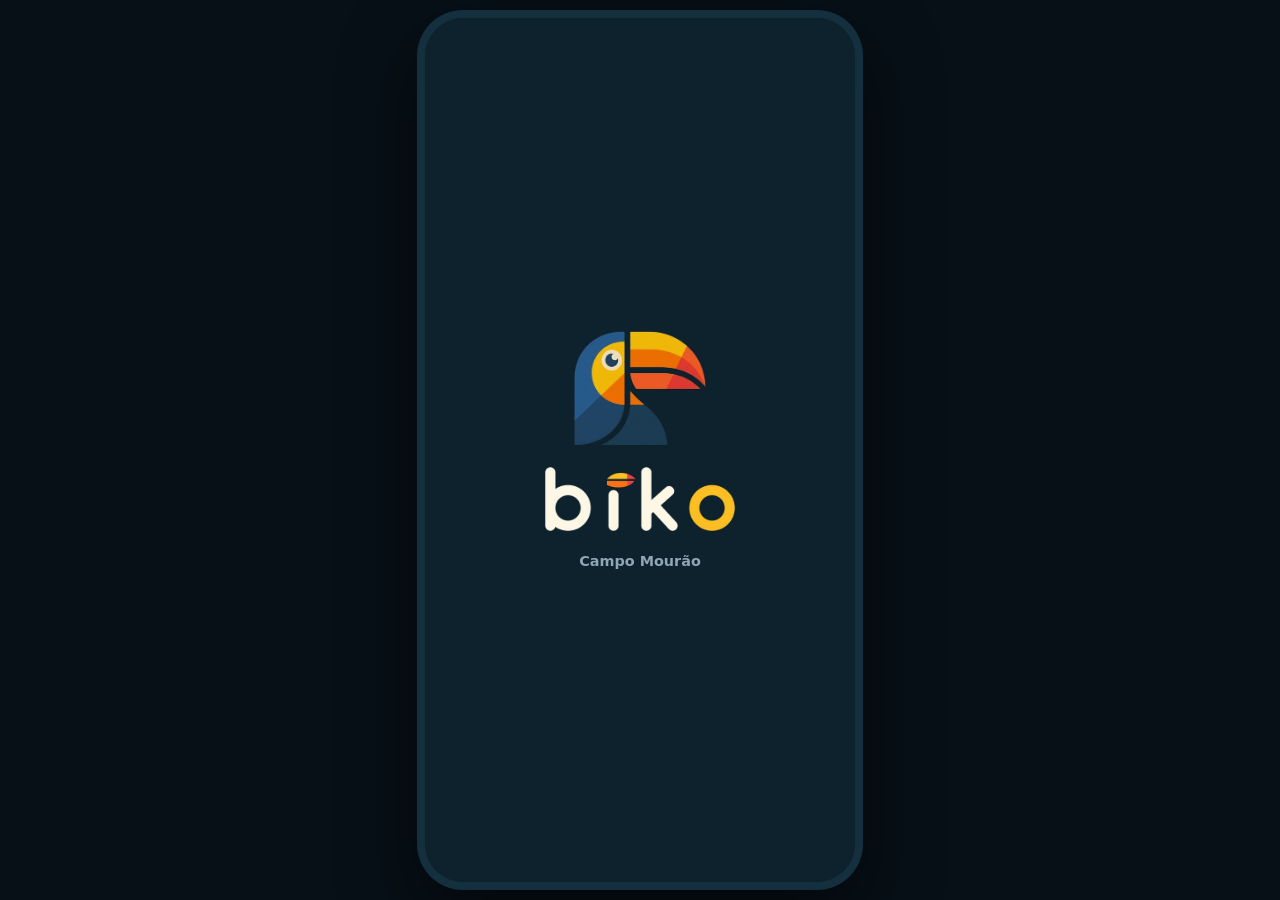
<file: frontend/index.html>
<!DOCTYPE html>
<html lang="pt-BR">

<head>
    <meta charset="UTF-8">
    <meta name="viewport" content="width=device-width, initial-scale=1">
    <title>Biko | Serviços em Campo Mourão</title>
    <meta name="description"
        content="Encontre quem corta grama, pinta, limpa, conserta e muito mais em Campo Mourão - PR.">
    <link rel="stylesheet" href="style.css">
</head>

<body>

    <div id="app">
        <div class="screen on" id="splash"><img class="t"
                src="[data-uri]"
                alt=""><img class="w"
                src="[data-uri]"
                alt="biko">
            <p>Campo Mourão</p>
        </div>

        <div class="screen" id="home">
            <div class="top"><img
                    src="[data-uri]"
                    alt="Biko">
                <div class="loc"><small>Você está em</small><br><b>Campo Mourão, PR</b></div>
                <button class="ib" id="fbtn" aria-label="Filtros"><svg viewBox="0 0 24 24">
                        <path d="M4 6h16M7 12h10M10 18h4" />
                    </svg></button>
            </div>
            <div class="search"><svg viewBox="0 0 24 24">
                    <circle cx="11" cy="11" r="7" />
                    <path d="m20 20-3.5-3.5" />
                </svg><input id="q" placeholder="Cortar grama, pintor, eletricista..." aria-label="Buscar serviço">
            </div>
            <div class="chips" id="chips"></div>
            <div class="scroll" id="list"></div>
        </div>

        <div class="screen" id="cats">
            <div class="top">
                <div class="loc"><b style="font-size:1.4rem">Serviços</b><br><small>Escolha o que você precisa</small>
                </div>
            </div>
            <div class="scroll">
                <div class="grid" id="catgrid"></div>
            </div>
        </div>

        <div class="screen" id="ad">
            <div class="top">
                <div class="loc"><b style="font-size:1.4rem">Anunciar no Biko</b><br><small>Seja encontrado por quem
                        está perto</small></div>
            </div>
            <div class="scroll">
                <div class="plan">
                    <h3>Grátis</h3>
                    <ul>
                        <li>Perfil com seus serviços e fotos de trabalhos</li>
                        <li>Clientes chamam direto no seu WhatsApp</li>
                    </ul>
                </div>
                <div class="plan top">
                    <h3>Destaque</h3>
                    <ul>
                        <li>Aparece no topo da lista</li>
                        <li>Selo Destaque no seu perfil</li>
                    </ul><button class="btn ye" style="margin-top:14px;width:100%" id="dest">Quero ser destaque</button>
                </div>
                <h2 style="margin-top:20px">Criar meu perfil grátis</h2>
                <label for="a-n">Seu nome</label><input class="f" id="a-n" autocomplete="name">
                <label for="a-s">Serviço que você faz</label><select class="f" id="a-s"></select>
                <label for="a-b">Bairro</label><select class="f" id="a-b"></select>
                <label for="a-w">WhatsApp com DDD</label><input class="f" id="a-w" inputmode="tel"
                    placeholder="44 99999-9999">
                <label for="a-f">Sua foto (opcional)</label><input class="f" type="file" accept="image/*" id="a-f">
                <button class="btn" style="width:100%;margin-top:18px" id="a-ok">Criar perfil</button>
                <div id="wk"></div>
            </div>
        </div>

        <div class="screen" id="det" style="z-index:10"></div>

        <nav class="tabs" id="tabs">
            <button data-t="home" class="on"><svg viewBox="0 0 24 24">
                    <path d="M3 11 12 3l9 8v9a1 1 0 0 1-1 1h-5v-6H9v6H4a1 1 0 0 1-1-1z" />
                </svg>Início</button>
            <button data-t="cats"><svg viewBox="0 0 24 24">
                    <rect x="4" y="4" width="6.5" height="6.5" rx="2" />
                    <rect x="13.5" y="4" width="6.5" height="6.5" rx="2" />
                    <rect x="4" y="13.5" width="6.5" height="6.5" rx="2" />
                    <rect x="13.5" y="13.5" width="6.5" height="6.5" rx="2" />
                </svg>Serviços</button>
            <button data-t="ad"><svg viewBox="0 0 24 24">
                    <path d="M12 5v14M5 12h14" />
                </svg>Anunciar</button>
        </nav>
        <div class="ov" id="lb"><img id="lbi" alt="Foto ampliada"></div>
        <div class="ov" id="ov">
            <div class="sheet" id="sheet"></div>
        </div>
        <div class="toast" id="toast"></div>
    </div>
    <script src="script.js"></script>
</body>
</html>
</file>
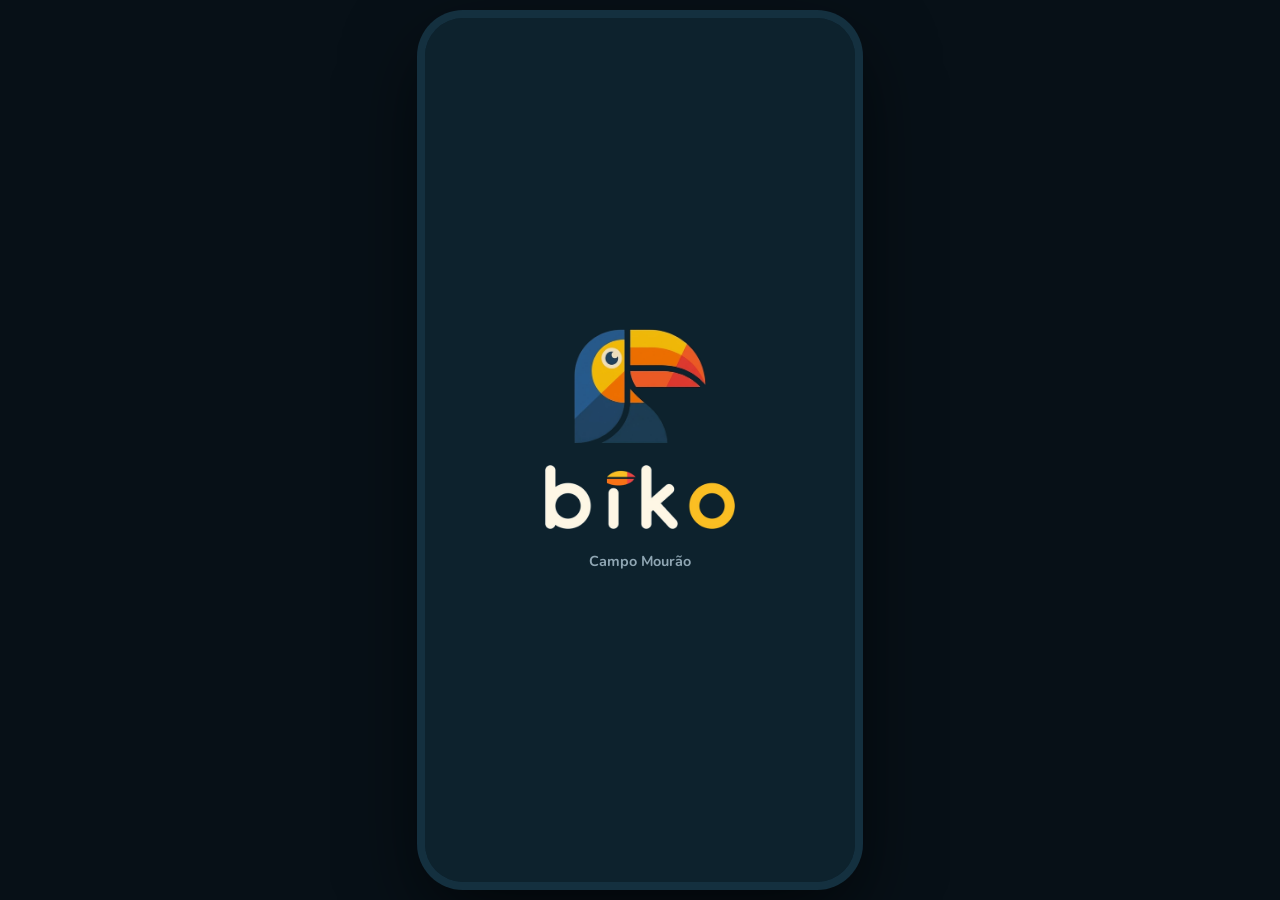
<file: full/index.html>
<!DOCTYPE html>
<html lang="pt-BR">

<head>
    <meta charset="UTF-8">
    <meta name="viewport" content="width=device-width, initial-scale=1, viewport-fit=cover">
    <meta name="theme-color" content="#0D222D">
    <title>Biko | Serviços em Campo Mourão</title>
    <link rel="icon"
        href="[data-uri]">
    <link href="https://fonts.googleapis.com/css2?family=Nunito:wght@500;700;800;900&display=swap" rel="stylesheet">
    <style>
        :root {
            --navy: #0D222D;
            --navy2: #143444;
            --navy3: #1c4357;
            --or: #E95B23;
            --ye: #EFB909;
            --cream: #FDF6E7;
            --mut: #8fa6b3;
            --line: rgba(253, 246, 231, .1);
            --red: #e8554e;
            --ok: #3fb67a
        }

        * {
            box-sizing: border-box;
            margin: 0;
            padding: 0;
            -webkit-tap-highlight-color: transparent
        }

        html,
        body {
            height: 100%
        }

        body {
            font-family: Nunito, system-ui, sans-serif;
            background: #071017;
            color: var(--cream);
            display: flex;
            align-items: center;
            justify-content: center
        }

        button,
        input,
        select,
        textarea {
            font: inherit;
            color: inherit
        }

        button {
            cursor: pointer;
            border: 0;
            background: none
        }

        :focus-visible {
            outline: 2px solid var(--ye);
            outline-offset: 2px
        }

        #app {
            position: relative;
            width: 100%;
            max-width: 430px;
            height: 100dvh;
            background: var(--navy);
            overflow: hidden;
            display: flex;
            flex-direction: column
        }

        @media(min-width:500px) {
            #app {
                height: min(880px, 96dvh);
                border-radius: 38px;
                box-shadow: 0 0 0 8px #14303f, 0 30px 80px #000a
            }
        }

        .screen {
            position: absolute;
            inset: 0;
            display: none;
            flex-direction: column;
            background: var(--navy)
        }

        .screen.on {
            display: flex
        }

        .scroll {
            flex: 1;
            overflow-y: auto;
            padding: 0 20px 24px;
            scrollbar-width: none
        }

        .scroll::-webkit-scrollbar {
            display: none
        }

        #splash {
            align-items: center;
            justify-content: center;
            gap: 22px;
            z-index: 50;
            transition: opacity .5s
        }

        #splash img.t {
            width: 132px;
            animation: pop .7s cubic-bezier(.2, 1.4, .4, 1)
        }

        #splash img.w {
            width: 190px;
            animation: pop .7s .15s both cubic-bezier(.2, 1.4, .4, 1)
        }

        #splash p {
            color: var(--mut);
            font-weight: 700;
            font-size: .9rem
        }

        @keyframes pop {
            from {
                opacity: 0;
                transform: scale(.7) translateY(14px)
            }

            to {
                opacity: 1;
                transform: none
            }
        }

        .top {
            display: flex;
            align-items: center;
            gap: 12px;
            padding: calc(env(safe-area-inset-top, 0px) + 16px) 20px 12px
        }

        .top img {
            width: 40px
        }

        .top .loc {
            flex: 1;
            line-height: 1.15
        }

        .top .loc small {
            color: var(--mut);
            font-weight: 700;
            font-size: .74rem
        }

        .top .loc b {
            font-size: 1.08rem;
            font-weight: 900
        }

        .ib {
            width: 42px;
            height: 42px;
            border-radius: 14px;
            background: var(--navy2);
            display: grid;
            place-items: center;
            flex: none
        }

        .ib svg {
            width: 20px;
            height: 20px;
            stroke: var(--cream);
            fill: none;
            stroke-width: 2;
            stroke-linecap: round;
            stroke-linejoin: round
        }

        .ib.dot {
            position: relative
        }

        .ib.dot:after {
            content: "";
            position: absolute;
            top: 8px;
            right: 8px;
            width: 9px;
            height: 9px;
            border-radius: 50%;
            background: var(--or)
        }

        .search {
            display: flex;
            align-items: center;
            gap: 10px;
            background: var(--navy2);
            border-radius: 18px;
            padding: 0 16px;
            margin: 4px 20px 14px;
            height: 52px
        }

        .search svg {
            width: 20px;
            stroke: var(--mut);
            fill: none;
            stroke-width: 2;
            flex: none
        }

        .search input {
            flex: 1;
            background: none;
            border: 0;
            outline: 0;
            font-weight: 600;
            min-width: 0
        }

        .search input::placeholder {
            color: var(--mut)
        }

        .chips {
            display: flex;
            gap: 8px;
            overflow-x: auto;
            padding: 0 20px 16px;
            scrollbar-width: none
        }

        .chips::-webkit-scrollbar {
            display: none
        }

        .chip {
            flex: none;
            padding: 9px 15px;
            border-radius: 99px;
            background: var(--navy2);
            font-weight: 800;
            font-size: .88rem;
            color: var(--cream);
            white-space: nowrap
        }

        .chip.on {
            background: var(--or)
        }

        h2 {
            font-size: 1.15rem;
            font-weight: 900;
            margin: 4px 0 12px;
            display: flex;
            justify-content: space-between;
            align-items: baseline
        }

        h2 small {
            color: var(--mut);
            font-weight: 700;
            font-size: .8rem
        }

        .row {
            display: flex;
            gap: 14px;
            padding: 14px;
            margin-bottom: 10px;
            background: var(--navy2);
            border-radius: 20px;
            text-align: left;
            width: 100%;
            position: relative
        }

        .row.dest {
            box-shadow: inset 4px 0 0 var(--ye)
        }

        .av {
            width: 58px;
            height: 58px;
            border-radius: 18px;
            display: grid;
            place-items: center;
            font-weight: 900;
            font-size: 1.3rem;
            flex: none;
            color: var(--navy)
        }

        .row .info {
            flex: 1;
            min-width: 0
        }

        .row .nm {
            font-weight: 900;
            font-size: 1.02rem;
            display: flex;
            gap: 8px;
            align-items: center
        }

        .row .sv {
            color: var(--mut);
            font-size: .84rem;
            font-weight: 700;
            white-space: nowrap;
            overflow: hidden;
            text-overflow: ellipsis
        }

        .meta {
            display: flex;
            gap: 12px;
            margin-top: 7px;
            font-size: .84rem;
            font-weight: 800;
            align-items: center;
            flex-wrap: wrap
        }

        .star {
            color: var(--ye)
        }

        .pr {
            color: var(--ye)
        }

        .tag {
            background: var(--ye);
            color: var(--navy);
            font-size: .68rem;
            font-weight: 900;
            padding: 2px 8px;
            border-radius: 99px
        }

        .off {
            color: var(--mut);
            font-weight: 700
        }

        .empty {
            text-align: center;
            color: var(--mut);
            padding: 40px 20px;
            font-weight: 700
        }

        .empty b {
            display: block;
            color: var(--cream);
            font-size: 1.05rem;
            margin-bottom: 6px
        }

        nav.tabs {
            display: flex;
            background: var(--navy2);
            padding: 8px 10px calc(env(safe-area-inset-bottom, 0px) + 8px);
            border-top: 1px solid var(--line);
            flex: none
        }

        nav.tabs button {
            flex: 1;
            display: flex;
            flex-direction: column;
            align-items: center;
            gap: 3px;
            padding: 6px;
            font-size: .72rem;
            font-weight: 800;
            color: var(--mut)
        }

        nav.tabs svg {
            width: 23px;
            height: 23px;
            stroke: currentColor;
            fill: none;
            stroke-width: 2;
            stroke-linecap: round;
            stroke-linejoin: round
        }

        nav.tabs button.on {
            color: var(--or)
        }

        .grid {
            display: grid;
            grid-template-columns: 1fr 1fr;
            gap: 10px
        }

        .cat {
            background: var(--navy2);
            border-radius: 20px;
            padding: 18px 14px;
            text-align: left;
            font-weight: 900;
            display: flex;
            flex-direction: column;
            gap: 10px
        }

        .cat span {
            font-size: 1.9rem
        }

        .cat small {
            color: var(--mut);
            font-weight: 700
        }

        .back {
            display: flex;
            align-items: center;
            gap: 10px;
            padding: calc(env(safe-area-inset-top, 0px) + 14px) 20px 8px;
            font-weight: 900
        }

        .hero {
            text-align: center;
            padding: 6px 0 18px
        }

        .hero .av {
            width: 92px;
            height: 92px;
            border-radius: 30px;
            font-size: 2.1rem;
            margin: 0 auto 12px
        }

        .hero h1 {
            font-size: 1.45rem;
            font-weight: 900
        }

        .hero p {
            color: var(--mut);
            font-weight: 700;
            font-size: .9rem
        }

        .stats {
            display: grid;
            grid-template-columns: repeat(2, 1fr);
            background: var(--navy2);
            border-radius: 20px;
            padding: 14px 4px;
            margin-bottom: 18px
        }

        .stats div {
            text-align: center;
            border-left: 1px solid var(--line)
        }

        .stats div:first-child {
            border: 0
        }

        .stats b {
            display: block;
            font-size: 1.12rem;
            font-weight: 900
        }

        .stats small {
            color: var(--mut);
            font-weight: 700;
            font-size: .74rem
        }

        .bio {
            color: #d6dde0;
            font-weight: 600;
            line-height: 1.5;
            margin-bottom: 18px
        }

        .srv {
            display: flex;
            justify-content: space-between;
            gap: 12px;
            padding: 12px 0;
            border-bottom: 1px dashed var(--line);
            font-weight: 700
        }

        .srv b {
            color: var(--ye);
            white-space: nowrap
        }

        .rev {
            padding: 12px 0;
            border-bottom: 1px dashed var(--line);
            font-weight: 600;
            font-size: .92rem
        }

        .rev .h {
            display: flex;
            justify-content: space-between;
            font-weight: 900;
            margin-bottom: 3px
        }

        .rev small {
            color: var(--mut);
            font-weight: 700
        }

        .link {
            color: var(--mut);
            font-weight: 800;
            font-size: .86rem;
            padding: 14px 0;
            display: block;
            margin: 0 auto
        }

        .bar {
            padding: 12px 20px calc(env(safe-area-inset-bottom, 0px) + 14px);
            background: var(--navy);
            border-top: 1px solid var(--line);
            display: flex;
            gap: 10px;
            flex: none
        }

        .btn {
            flex: 1;
            background: var(--or);
            color: #fff;
            font-weight: 900;
            border-radius: 18px;
            padding: 15px;
            font-size: 1rem;
            transition: transform .1s
        }

        .btn:active {
            transform: scale(.97)
        }

        .btn.sec {
            background: var(--navy2)
        }

        .btn.ye {
            background: var(--ye);
            color: var(--navy)
        }

        .btn:disabled {
            opacity: .5
        }

        .ov {
            position: absolute;
            inset: 0;
            background: #000a;
            z-index: 20;
            display: none;
            align-items: flex-end
        }

        .ov.on {
            display: flex
        }

        .sheet {
            width: 100%;
            background: var(--navy2);
            border-radius: 28px 28px 0 0;
            padding: 10px 20px calc(env(safe-area-inset-bottom, 0px) + 22px);
            max-height: 88%;
            overflow-y: auto;
            animation: up .25s ease-out
        }

        @keyframes up {
            from {
                transform: translateY(60px);
                opacity: .4
            }

            to {
                transform: none;
                opacity: 1
            }
        }

        .sheet:before {
            content: "";
            display: block;
            width: 44px;
            height: 5px;
            border-radius: 9px;
            background: var(--line);
            margin: 0 auto 14px
        }

        .sheet h3 {
            font-size: 1.2rem;
            font-weight: 900;
            margin-bottom: 14px
        }

        label {
            display: block;
            font-weight: 800;
            font-size: .84rem;
            color: var(--mut);
            margin: 12px 0 6px
        }

        .f {
            width: 100%;
            background: var(--navy);
            border: 1.5px solid var(--line);
            border-radius: 14px;
            padding: 13px 14px;
            font-weight: 600;
            outline: 0
        }

        .f:focus {
            border-color: var(--or)
        }

        textarea.f {
            min-height: 84px;
            resize: none
        }

        .stars {
            display: flex;
            gap: 6px
        }

        .stars button {
            font-size: 2rem;
            color: var(--navy3);
            line-height: 1
        }

        .stars button.on {
            color: var(--ye)
        }

        .plan {
            border-radius: 22px;
            padding: 18px;
            margin-bottom: 12px;
            background: var(--navy2)
        }

        .plan.top {
            background: linear-gradient(135deg, var(--or), #c9430f)
        }

        .plan h3 {
            font-weight: 900;
            font-size: 1.1rem;
            margin-bottom: 6px
        }

        .plan li {
            margin: 6px 0 0 18px;
            font-weight: 700;
            font-size: .92rem
        }

        .toast {
            position: absolute;
            left: 20px;
            right: 20px;
            bottom: 96px;
            background: var(--cream);
            color: var(--navy);
            font-weight: 800;
            padding: 13px 16px;
            border-radius: 16px;
            z-index: 60;
            transform: translateY(30px);
            opacity: 0;
            transition: .25s;
            pointer-events: none;
            text-align: center
        }

        .toast.on {
            transform: none;
            opacity: 1
        }

        .av {
            overflow: hidden;
            background: none !important
        }

        .ph {
            display: block;
            border-radius: inherit;
            object-fit: cover
        }

        .topr {
            display: flex;
            align-items: center;
            gap: 10px;
            padding: calc(env(safe-area-inset-top, 0px) + 14px) 20px 8px;
            font-weight: 900
        }

        .topr span {
            flex: 1
        }

        .acts {
            display: flex;
            justify-content: center;
            gap: 22px;
            margin-bottom: 18px
        }

        .act {
            display: flex;
            flex-direction: column;
            align-items: center;
            gap: 6px;
            font-size: .76rem;
            font-weight: 800;
            color: var(--mut);
            width: 68px
        }

        .act i {
            width: 50px;
            height: 50px;
            border-radius: 50%;
            background: var(--navy2);
            display: grid;
            place-items: center
        }

        .act svg,
        .ic svg {
            width: 21px;
            height: 21px;
            stroke: var(--cream);
            fill: none;
            stroke-width: 2;
            stroke-linecap: round;
            stroke-linejoin: round
        }

        .act.rd i {
            background: #3a1f26
        }

        .act.rd svg {
            stroke: var(--red)
        }

        .act.rd {
            color: #f08a85
        }

        .act.on i {
            background: var(--or)
        }

        .act.on svg {
            fill: #fff
        }

        .act.st i {
            background: #3a3112
        }

        .act.st svg {
            stroke: var(--ye)
        }

        .inf {
            display: flex;
            gap: 12px;
            align-items: center;
            padding: 11px 0;
            border-bottom: 1px dashed var(--line);
            font-weight: 700;
            font-size: .92rem
        }

        .inf .ic {
            width: 38px;
            height: 38px;
            border-radius: 12px;
            background: var(--navy2);
            display: grid;
            place-items: center;
            flex: none
        }

        .inf small {
            display: block;
            color: var(--mut);
            font-size: .74rem
        }

        .sk {
            display: flex;
            flex-wrap: wrap;
            gap: 8px;
            margin-bottom: 18px
        }

        .sk span {
            background: var(--navy2);
            padding: 7px 13px;
            border-radius: 99px;
            font-weight: 800;
            font-size: .84rem
        }

        .sum {
            display: flex;
            gap: 18px;
            align-items: center;
            background: var(--navy2);
            border-radius: 20px;
            padding: 16px;
            margin-bottom: 6px
        }

        .sum .big {
            text-align: center
        }

        .sum .big b {
            font-size: 2.5rem;
            font-weight: 900;
            line-height: 1;
            display: block
        }

        .sum .big small {
            color: var(--mut);
            font-weight: 700
        }

        .dist {
            flex: 1;
            display: grid;
            gap: 5px
        }

        .dist div {
            display: flex;
            align-items: center;
            gap: 8px;
            font-size: .76rem;
            font-weight: 800
        }

        .dist i {
            flex: 1;
            height: 7px;
            border-radius: 9px;
            background: var(--navy);
            overflow: hidden
        }

        .dist i u {
            display: block;
            height: 100%;
            background: var(--ye)
        }

        .rev .who {
            display: flex;
            gap: 10px;
            align-items: center
        }

        .rev .who .av {
            width: 34px;
            height: 34px;
            border-radius: 12px
        }

        .bar .btn svg {
            width: 20px;
            height: 20px;
            stroke: #fff;
            fill: none;
            stroke-width: 2;
            vertical-align: -4px;
            margin-right: 6px
        }

        .shots {
            display: flex;
            gap: 8px;
            margin-top: 8px
        }

        .shots img {
            width: 78px;
            height: 78px;
            object-fit: cover;
            border-radius: 14px;
            cursor: zoom-in
        }

        .gal {
            display: grid;
            grid-template-columns: repeat(2, 1fr);
            gap: 10px;
            margin-bottom: 6px
        }

        .gal figure {
            margin: 0
        }

        .gal img {
            width: 100%;
            aspect-ratio: 1;
            object-fit: cover;
            border-radius: 18px;
            display: block;
            cursor: zoom-in
        }

        .gal figcaption {
            font-size: .78rem;
            font-weight: 700;
            color: var(--mut);
            margin-top: 5px
        }

        #lb {
            align-items: center;
            justify-content: center;
            z-index: 70
        }

        #lb img {
            max-width: 92%;
            max-height: 80%;
            border-radius: 20px
        }

        @media(prefers-reduced-motion:reduce) {
            * {
                animation: none !important;
                transition: none !important
            }
        }
    </style>
</head>

<body>
    <div id="app">
        <div class="screen on" id="splash"><img class="t"
                src="[data-uri]"
                alt=""><img class="w"
                src="[data-uri]"
                alt="biko">
            <p>Campo Mourão</p>
        </div>

        <div class="screen" id="home">
            <div class="top"><img
                    src="[data-uri]"
                    alt="Biko">
                <div class="loc"><small>Você está em</small><br><b>Campo Mourão, PR</b></div>
                <button class="ib" id="fbtn" aria-label="Filtros"><svg viewBox="0 0 24 24">
                        <path d="M4 6h16M7 12h10M10 18h4" />
                    </svg></button>
            </div>
            <div class="search"><svg viewBox="0 0 24 24">
                    <circle cx="11" cy="11" r="7" />
                    <path d="m20 20-3.5-3.5" />
                </svg><input id="q" placeholder="Cortar grama, pintor, eletricista..." aria-label="Buscar serviço">
            </div>
            <div class="chips" id="chips"></div>
            <div class="scroll" id="list"></div>
        </div>

        <div class="screen" id="cats">
            <div class="top">
                <div class="loc"><b style="font-size:1.4rem">Serviços</b><br><small>Escolha o que você precisa</small>
                </div>
            </div>
            <div class="scroll">
                <div class="grid" id="catgrid"></div>
            </div>
        </div>

        <div class="screen" id="ad">
            <div class="top">
                <div class="loc"><b style="font-size:1.4rem">Anunciar no Biko</b><br><small>Seja encontrado por quem
                        está perto</small></div>
            </div>
            <div class="scroll">
                <div class="plan">
                    <h3>Grátis</h3>
                    <ul>
                        <li>Perfil com seus serviços e fotos de trabalhos</li>
                        <li>Clientes chamam direto no seu WhatsApp</li>
                    </ul>
                </div>
                <div class="plan top">
                    <h3>Destaque</h3>
                    <ul>
                        <li>Aparece no topo da lista</li>
                        <li>Selo Destaque no seu perfil</li>
                    </ul><button class="btn ye" style="margin-top:14px;width:100%" id="dest">Quero ser destaque</button>
                </div>
                <h2 style="margin-top:20px">Criar meu perfil grátis</h2>
                <label for="a-n">Seu nome</label><input class="f" id="a-n" autocomplete="name">
                <label for="a-s">Serviço que você faz</label><select class="f" id="a-s"></select>
                <label for="a-b">Bairro</label><select class="f" id="a-b"></select>
                <label for="a-w">WhatsApp com DDD</label><input class="f" id="a-w" inputmode="tel"
                    placeholder="44 99999-9999">
                <label for="a-f">Sua foto (opcional)</label><input class="f" type="file" accept="image/*" id="a-f">
                <button class="btn" style="width:100%;margin-top:18px" id="a-ok">Criar perfil</button>
                <div id="wk"></div>
            </div>
        </div>

        <div class="screen" id="det" style="z-index:10"></div>

        <nav class="tabs" id="tabs">
            <button data-t="home" class="on"><svg viewBox="0 0 24 24">
                    <path d="M3 11 12 3l9 8v9a1 1 0 0 1-1 1h-5v-6H9v6H4a1 1 0 0 1-1-1z" />
                </svg>Início</button>
            <button data-t="cats"><svg viewBox="0 0 24 24">
                    <rect x="4" y="4" width="6.5" height="6.5" rx="2" />
                    <rect x="13.5" y="4" width="6.5" height="6.5" rx="2" />
                    <rect x="4" y="13.5" width="6.5" height="6.5" rx="2" />
                    <rect x="13.5" y="13.5" width="6.5" height="6.5" rx="2" />
                </svg>Serviços</button>
            <button data-t="ad"><svg viewBox="0 0 24 24">
                    <path d="M12 5v14M5 12h14" />
                </svg>Anunciar</button>
        </nav>
        <div class="ov" id="lb"><img id="lbi" alt="Foto ampliada"></div>
        <div class="ov" id="ov">
            <div class="sheet" id="sheet"></div>
        </div>
        <div class="toast" id="toast"></div>
    </div>
    <script>
        const CATS = [["Corte de grama", "🌱"], ["Jardinagem", "🌿"], ["Limpeza", "🧼"], ["Diarista", "🧹"], ["Pintura", "🎨"], ["Pedreiro", "🧱"], ["Eletricista", "💡"], ["Encanador", "🚰"], ["Marceneiro", "🪚"], ["Mudanças", "🚚"], ["Reparos em geral", "🔧"], ["Montagem de móveis", "🪑"]];
        const BAIRROS = ["Centro", "Jardim Lar Paraná", "Jardim Tropical", "Vila Urupês", "Jardim Itália", "Jardim Gralha Azul"];
        const BASE = [
            { id: 1, nome: "Carlos Silva", cats: ["Corte de grama", "Jardinagem"], bairro: "Centro", desde: "2025-03-10", dest: 1, on: 1, wpp: "5544999990001", bio: "Mais de 10 anos cuidando de jardins e gramados em Campo Mourão. Levo meu próprio equipamento.", sv: [["Corte de grama (até 200 m²)", 70], ["Terreno grande", 150], ["Poda e jardinagem", 100]] },
            { id: 2, nome: "Maria das Graças", cats: ["Diarista", "Limpeza"], bairro: "Jardim Lar Paraná", desde: "2025-08-22", dest: 1, on: 1, wpp: "5544999990002", bio: "Limpeza residencial e pós-obra com capricho. Dias fixos ou diárias avulsas.", sv: [["Diária de limpeza (8h)", 150], ["Limpeza pós-obra", 250]] },
            { id: 3, nome: "João Pedro Almeida", cats: ["Pintura", "Reparos em geral"], bairro: "Jardim Tropical", desde: "2024-11-05", dest: 0, on: 0, wpp: "5544999990003", bio: "Pintor residencial e comercial. Também faço reboco e massa corrida.", sv: [["Pintura de cômodo", 350], ["Casa completa (orçamento)", 1500], ["Massa corrida", 200]] },
            { id: 4, nome: "Roberto Machado", cats: ["Eletricista"], bairro: "Vila Urupês", desde: "2025-01-18", dest: 0, on: 1, wpp: "5544999990004", bio: "Tomadas, chuveiros, ventiladores e quadros de energia. Atendo emergências.", sv: [["Instalação de chuveiro", 100], ["Troca de tomada (por ponto)", 40], ["Visita técnica", 80]] },
            { id: 5, nome: "Anderson Souza", cats: ["Encanador", "Reparos em geral"], bairro: "Jardim Itália", desde: "2025-06-02", dest: 0, on: 1, wpp: "5544999990005", bio: "Vazamentos, troca de torneiras, caixa d'água e desentupimento.", sv: [["Conserto de vazamento", 90], ["Desentupimento", 120]] },
            { id: 6, nome: "Edson Ferreira", cats: ["Pedreiro"], bairro: "Jardim Gralha Azul", desde: "2024-09-14", dest: 0, on: 0, wpp: "5544999990006", bio: "Muros, calçadas, pisos e pequenas reformas. Orçamento sem compromisso.", sv: [["Diária de pedreiro", 220], ["Assentamento de piso (m²)", 35]] },
            { id: 7, nome: "Luciana Prado", cats: ["Montagem de móveis"], bairro: "Centro", desde: "2026-02-01", dest: 0, on: 1, wpp: "5544999990007", bio: "Montagem de guarda-roupas, cozinhas e estantes. Pontual e cuidadosa.", sv: [["Guarda-roupa (até 6 portas)", 150], ["Móvel pequeno", 60]] },
            { id: 8, nome: "Marcos Vinícius", cats: ["Mudanças"], bairro: "Jardim Lar Paraná", desde: "2025-10-30", dest: 0, on: 1, wpp: "5544999990008", bio: "Fretes e mudanças em Campo Mourão e região, com ajudantes.", sv: [["Frete pequeno", 80], ["Mudança residencial", 400]] }];
        const AV0 = [[1, "Fernanda L.", 5, "Pontual e deixou o quintal impecável.", 70, "2026-08-12"], [1, "Paulo R.", 5, "Ótimo serviço, recomendo!", 80, "2026-07-03"], [1, "Sandra M.", 4, "Bom trabalho, só atrasou um pouco.", 110, "2026-05-20"], [2, "Cláudia B.", 5, "Casa cheirosa e organizada. Super confiável.", 150, "2026-09-01"], [2, "Ricardo T.", 5, "Faço limpeza com ela toda semana.", 160, "2026-08-15"], [3, "Alice P.", 4, "Pintura de dois quartos ficou ótima.", 330, "2026-06-11"], [4, "Gustavo H.", 5, "Resolveu o problema do quadro de luz rapidinho.", 90, "2026-09-10"], [4, "Helena C.", 4, "Educado e honesto no orçamento.", 110, "2026-04-02"], [5, "Bruno A.", 5, "Resolveu o vazamento no mesmo dia.", 95, "2026-09-20"], [7, "Teresa G.", 5, "Montou tudo em uma tarde.", 150, "2026-09-14"], [8, "Daniel O.", 4, "Cuidou bem dos móveis.", 420, "2026-08-30"]].map(a => ({ pid: a[0], autor: a[1], nota: a[2], texto: a[3], preco: a[4], data: a[5] }));
        const COR = ["#EFB909", "#E95B23", "#f4d27a", "#f08a5d", "#9ad1c1", "#c9b6f0"];
        const $ = s => document.querySelector(s), $$ = s => [...document.querySelectorAll(s)];
        const esc = s => String(s).replace(/[&<>"']/g, c => ({ "&": "&amp;", "<": "&lt;", ">": "&gt;", '"': "&quot;", "'": "&#39;" }[c]));
        const R = n => "R$ " + Math.round(n).toLocaleString("pt-BR");
        let S = { avs: [], provs: [], den: [], fav: [], work: [] };
        try { S = Object.assign(S, JSON.parse(localStorage.getItem("biko") || "{}")) } catch (e) { }
        const save = () => { try { localStorage.setItem("biko", JSON.stringify(S)) } catch (e) { } };
        const provs = () => BASE.concat(S.provs);
        const avsOf = id => AV0.concat(S.avs).filter(a => a.pid === id);
        const nota = id => { const a = avsOf(id); return a.length ? a.reduce((s, x) => s + x.nota, 0) / a.length : 0 };
        const medio = p => { const a = avsOf(p.id); const v = a.length ? a.map(x => x.preco) : p.sv.map(x => x[1]); return v.reduce((s, x) => s + x, 0) / v.length };
        const tempo = d => { const m = Math.max(1, Math.round((Date.now() - new Date(d)) / 2.63e9)); return m < 12 ? m + (m > 1 ? " meses" : " mês") : Math.floor(m / 12) + (m < 24 ? " ano" : " anos") };
        const SK = ["#f1c9a5", "#e0a97c", "#c68642", "#8d5524", "#f3d3b8", "#d9a074"], HR = ["#2b1d14", "#4a2c17", "#0f0f0f", "#7a5230", "#b8b2a8", "#5b3a22"], SH = ["#E95B23", "#EFB909", "#1c4357", "#3fb67a", "#8a6bd1", "#d94b6a"], BG = ["#143444", "#1c4357", "#244e63"], FEM = [2, 7];
        function av(p, s) {
            if (p.foto) return `<img class="ph" src="${p.foto}" style="width:${s}px;height:${s}px" alt="">`; const i = p.id, f = FEM.includes(i), sk = SK[i % 6], hr = HR[(i * 2) % 6];
            return `<svg class="ph" viewBox="0 0 100 100" width="${s}" height="${s}" role="img" aria-label="${esc(p.nome)}"><rect width="100" height="100" fill="${BG[i % 3]}"/>${f ? `<path d="M28 46c-2-26 12-34 22-34s24 8 22 34c0 14 4 24 6 30H22c2-6 6-16 6-30z" fill="${hr}"/>` : ""}<path d="M12 100c0-24 17-36 38-36s38 12 38 36z" fill="${SH[(i + 1) % 6]}"/><rect x="43" y="52" width="14" height="16" rx="6" fill="${sk}"/><ellipse cx="50" cy="40" rx="17" ry="20" fill="${sk}"/>${f ? `<path d="M32 40c0-16 8-22 18-22s18 6 18 22c-6-6-10-14-18-14s-12 8-18 14z" fill="${hr}"/>` : `<path d="M32 38c-2-18 10-24 18-24s20 6 18 24c-4-8-10-12-18-12s-14 4-18 12z" fill="${hr}"/>`}<circle cx="43" cy="42" r="1.8" fill="#222"/><circle cx="57" cy="42" r="1.8" fill="#222"/><path d="M43 50q7 5 14 0" stroke="#7a3b2a" stroke-width="2" fill="none" stroke-linecap="round"/></svg>`
        }
        function pic(f, z = 220) { return new Promise(r => { if (!f) return r(); const fr = new FileReader(); fr.onload = () => { const im = new Image(); im.onload = () => { const c = document.createElement("canvas"), m = Math.min(im.width, im.height); c.width = c.height = z; c.getContext("2d").drawImage(im, (im.width - m) / 2, (im.height - m) / 2, m, m, 0, 0, z, z); r(c.toDataURL("image/jpeg", .8)) }; im.onerror = () => r(); im.src = fr.result }; fr.readAsDataURL(f) }) }
        const HAB = { 1: ["Roçadeira", "Poda", "Paisagismo", "Limpeza de terrenos"], 2: ["Limpeza pesada", "Organização", "Passar roupa"], 3: ["Pintura interna", "Pintura externa", "Textura", "Massa corrida"], 4: ["Instalações", "Quadro de energia", "Emergência"], 5: ["Vazamentos", "Caixa d'água", "Desentupimento"], 6: ["Alvenaria", "Pisos", "Reboco", "Calçadas"], 7: ["Guarda-roupas", "Cozinhas", "Painéis de TV"], 8: ["Caminhão baú", "Ajudantes", "Embalagem"] };
        const I = { flag: '<path d="M5 21V4M5 4h11l-2 4 2 4H5"/>', star: '<path d="m12 3 2.7 5.6 6.1.9-4.4 4.3 1 6.1L12 17l-5.4 2.9 1-6.1L3.2 9.5l6.1-.9z"/>', heart: '<path d="M12 20s-7-4.4-7-10a4 4 0 0 1 7-2.5A4 4 0 0 1 19 10c0 5.6-7 10-7 10z"/>', pin: '<path d="M12 21s-6-5.5-6-10a6 6 0 0 1 12 0c0 4.5-6 10-6 10z"/><circle cx="12" cy="11" r="2"/>', clock: '<circle cx="12" cy="12" r="9"/><path d="M12 7v5l3 2"/>', cash: '<rect x="3" y="6" width="18" height="12" rx="2"/><circle cx="12" cy="12" r="2.5"/>', chat: '<path d="M4 5h16v11H9l-5 4z"/>', wpp: '<path d="M5 19l1.3-4A8 8 0 1 1 9 17.7z"/>' };
        const ic = n => `<svg viewBox="0 0 24 24">${I[n]}</svg>`;
        const scene = (e, a, b) => "data:image/svg+xml," + encodeURIComponent(`<svg xmlns="http://www.w3.org/2000/svg" viewBox="0 0 120 120"><defs><linearGradient id="g" x1="0" y1="0" x2="1" y2="1"><stop offset="0" stop-color="${a}"/><stop offset="1" stop-color="${b}"/></linearGradient></defs><rect width="120" height="120" fill="url(#g)"/><text x="60" y="78" font-size="54" text-anchor="middle">${e}</text></svg>`);
        const WK = { 1: [["🌱", "#3fb67a", "#1f6f46", "Quintal depois do corte"], ["🌿", "#6fcf97", "#2a7d4f", "Poda de cerca viva"]], 2: [["🧼", "#7fd1e8", "#2a7a9a", "Sala pós-obra"], ["🧹", "#f4d27a", "#c98f12", "Cozinha organizada"]], 3: [["🎨", "#f08a5d", "#b8401a", "Sala pintada"], ["🖌️", "#9ad1c1", "#2f7d6a", "Quarto em dois tons"]], 4: [["💡", "#f4d27a", "#c98f12", "Quadro de luz novo"], ["🔌", "#c9b6f0", "#6a4fb3", "Tomadas trocadas"]], 5: [["🚰", "#7fd1e8", "#2a7a9a", "Torneira trocada"], ["🔧", "#9fb3c0", "#4a6578", "Reparo de cano"]], 6: [["🧱", "#e0a97c", "#9a5a2b", "Muro novo"], ["🏗️", "#f4d27a", "#c98f12", "Piso assentado"]], 7: [["🪑", "#e0a97c", "#9a5a2b", "Guarda-roupa montado"], ["📺", "#9fb3c0", "#4a6578", "Painel de TV"]], 8: [["🚚", "#f08a5d", "#b8401a", "Mudança concluída"], ["📦", "#e0a97c", "#9a5a2b", "Embalagem de móveis"]] };
        AV0[0].fotos = [scene("🌱", "#3fb67a", "#1f6f46")]; AV0[3].fotos = [scene("🧼", "#7fd1e8", "#2a7a9a")]; AV0[5].fotos = [scene("🎨", "#f08a5d", "#b8401a"), scene("🖌️", "#9ad1c1", "#2f7d6a")]; AV0[6].fotos = [scene("💡", "#f4d27a", "#c98f12")];
        const works = id => (WK[id] || []).map(x => ({ img: scene(x[0], x[1], x[2]), leg: x[3] })).concat(S.work.filter(x => x.pid === id));
        const zoom = s => { $("#lbi").src = s; $("#lb").classList.add("on") }; $("#lb").onclick = () => $("#lb").classList.remove("on");
        function wk() {
            const e = $("#wk"); if (!S.provs.length) { e.innerHTML = '<h2 style="margin-top:26px">Fotos dos seus trabalhos</h2><div class="empty">Crie seu perfil acima para postar fotos dos serviços que você já fez.</div>'; return }
            e.innerHTML = `<h2 style="margin-top:26px">Postar foto de trabalho</h2><label for="w-p">Seu perfil</label><select class="f" id="w-p">${S.provs.map(p => `<option value="${p.id}">${esc(p.nome)}</option>`).join("")}</select><label for="w-f">Foto</label><input class="f" type="file" accept="image/*" id="w-f"><label for="w-l">Legenda</label><input class="f" id="w-l" placeholder="Ex: Quintal depois do corte"><button class="btn" style="width:100%;margin-top:18px" id="w-ok">Postar foto</button>`;
            $("#w-ok").onclick = async () => { const img = await pic($("#w-f").files[0], 560); if (!img) return toast("Escolha uma foto do seu trabalho"); S.work.push({ pid: +$("#w-p").value, img, leg: $("#w-l").value.trim() || "Trabalho realizado", data: Date.now() }); save(); wk(); toast("Foto postada no seu perfil") }
        }
        const F = { q: "", cat: "", bairro: "", min: 0 };
        function toast(t) { const e = $("#toast"); e.textContent = t; e.classList.add("on"); clearTimeout(toast.t); toast.t = setTimeout(() => e.classList.remove("on"), 2400) }
        function tab(t) { $$(".screen:not(#splash)").forEach(s => s.classList.toggle("on", s.id === t)); $$("#tabs button").forEach(b => b.classList.toggle("on", b.dataset.t === t)); $("#tabs").style.display = "flex" }
        function chips() { $("#chips").innerHTML = [["", "Todos"]].concat(CATS.map(c => [c[0], c[1] + " " + c[0]])).map(c => `<button class="chip${F.cat === c[0] ? " on" : ""}" data-c="${esc(c[0])}">${esc(c[1])}</button>`).join("") }
        function list() {
            const q = F.q.toLowerCase();
            const r = provs().filter(p => (!F.cat || p.cats.includes(F.cat)) && (!F.bairro || p.bairro === F.bairro) && nota(p.id) >= F.min && (!q || (p.nome + p.cats.join(" ") + p.sv.map(s => s[0]).join(" ")).toLowerCase().includes(q)))
                .sort((a, b) => b.dest - a.dest || b.on - a.on || nota(b.id) - nota(a.id));
            $("#list").innerHTML = `<h2>${F.cat || "Prestadores"}<small>${r.length} ${r.length === 1 ? "encontrado" : "encontrados"}</small></h2>` + (r.length ? r.map(p => { const n = nota(p.id), c = avsOf(p.id).length; return `<button class="row${p.dest ? " dest" : ""}" data-p="${p.id}"><div class="av">${av(p, 58)}</div><div class="info"><div class="nm">${esc(p.nome)}${p.dest ? '<span class="tag">Destaque</span>' : ""}</div><div class="sv">${esc(p.cats.join(" · "))} — ${esc(p.bairro)}</div><div class="meta"><span><span class="star">★</span> ${n ? n.toFixed(1) : "Novo"}${c ? ` <span class="off">(${c})</span>` : ""}</span>${p.on ? "" : '<span class="off">Sem agenda</span>'}</div></div></button>` }).join("") : `<div class="empty"><b>Ninguém por aqui ainda</b>Tente outro serviço ou bairro, ou limpe os filtros.</div>`);
        }
        function detail(id) {
            const p = provs().find(x => x.id === id), a = avsOf(id).sort((x, y) => y.data.localeCompare(x.data)), n = nota(id), fav = S.fav.includes(id), d = $("#det");
            const w = works(id), cnt = k => a.filter(x => x.nota === k).length;
            d.innerHTML = `<div class="topr"><button class="ib" id="bk" aria-label="Voltar"><svg viewBox="0 0 24 24"><path d="m15 5-7 7 7 7"/></svg></button><span></span><button class="ib" id="rp2" aria-label="Denunciar perfil">${ic("flag")}</button></div>
 <div class="scroll"><div class="hero"><div class="av" style="width:104px;height:104px;border-radius:34px;margin:0 auto 12px">${av(p, 104)}</div><h1>${esc(p.nome)}</h1><p>${esc(p.cats.join(" · "))}</p>${p.dest ? '<span class="tag" style="display:inline-block;margin-top:8px">Destaque</span>' : ""}${p.on ? '<p style="color:var(--ok);margin-top:6px">● Disponível para novos serviços</p>' : '<p style="margin-top:6px">● Agenda cheia no momento</p>'}</div>
 <div class="acts"><button class="act st" id="rv"><i>${ic("star")}</i>Avaliar</button><button class="act${fav ? " on" : ""}" id="fv"><i>${ic("heart")}</i>${fav ? "Salvo" : "Salvar"}</button><button class="act rd" id="rp"><i>${ic("flag")}</i>Denunciar</button></div>
 <div class="stats"><div><b><span class="star">★</span> ${n ? n.toFixed(1) : "Novo"}</b><small>${a.length} avaliações</small></div><div><b>${tempo(p.desde)}</b><small>no Biko</small></div></div>
 <h2>Sobre</h2><p class="bio">${esc(p.bio)}</p>
 <div class="sk">${(HAB[p.id] || p.cats).map(h => `<span>${esc(h)}</span>`).join("")}</div>
 <h2>Informações</h2><div class="inf"><div class="ic">${ic("pin")}</div><div><small>Bairro</small>${esc(p.bairro)}, Campo Mourão</div></div><div class="inf"><div class="ic">${ic("clock")}</div><div><small>Horário</small>Seg a sáb, 7h às 18h</div></div><div class="inf"><div class="ic">${ic("cash")}</div><div><small>Pagamento</small>Combinado direto com o prestador</div></div><div class="inf"><div class="ic">${ic("chat")}</div><div><small>Contato</small>Pelo WhatsApp, fora do app</div></div>
 <h2 style="margin-top:22px">Trabalhos realizados<small>fotos postadas por ${esc(p.nome.split(" ")[0])}</small></h2>${w.length ? `<div class="gal">${w.map(x => `<figure><img src="${x.img}" alt="${esc(x.leg)}"><figcaption>${esc(x.leg)}</figcaption></figure>`).join("")}</div>` : '<div class="empty">Ainda sem fotos de trabalhos.</div>'}<h2 style="margin-top:22px">Serviços</h2>${p.sv.map(s => `<div class="srv"><span>${esc(s[0])}</span></div>`).join("")}
 <h2 style="margin-top:22px">Avaliações<small>${a.length} no total</small></h2>
 <div class="sum"><div class="big"><b>${n ? n.toFixed(1) : "—"}</b><span class="star">${"★".repeat(Math.round(n))}</span><br><small>${a.length} avaliações</small></div><div class="dist">${[5, 4, 3, 2, 1].map(k => `<div>${k}★<i><u style="width:${a.length ? cnt(k) / a.length * 100 : 0}%"></u></i>${cnt(k)}</div>`).join("")}</div></div>
 ${a.length ? a.map(v => `<div class="rev"><div class="h"><span class="who"><span class="av" style="background:${COR[v.autor.length % 6]}!important;display:grid;place-items:center;color:var(--navy);font-weight:900">${esc(v.autor[0])}</span><span>${esc(v.autor)}<br><small>${v.data.split("-").reverse().join("/")}</small></span></span><span><span class="star">${"★".repeat(v.nota)}</span></span></div>${esc(v.texto)}${v.fotos && v.fotos.length ? `<div class="shots">${v.fotos.map(f => `<img src="${f}" alt="Foto do serviço">`).join("")}</div>` : ""}</div>`).join("") : '<div class="empty"><b>Ainda sem avaliações</b>Contratou? Seja o primeiro a avaliar.</div>'}
 <button class="btn sec" style="width:100%;margin-top:14px" id="rv2">Escrever avaliação</button></div>
 <div class="bar"><button class="btn" id="wp">${ic("wpp")}Chamar no WhatsApp</button></div>`;
            d.classList.add("on"); $("#tabs").style.display = "none";
            $("#bk").onclick = () => { d.classList.remove("on"); $("#tabs").style.display = "flex" };
            $("#wp").onclick = () => window.open("https://wa.me/" + p.wpp + "?text=" + encodeURIComponent("Olá " + p.nome.split(" ")[0] + ", te encontrei no Biko. Você faz " + p.cats[0].toLowerCase() + "?"), "_blank");
            $("#rv").onclick = $("#rv2").onclick = () => review(p); $("#rp").onclick = $("#rp2").onclick = () => report(p);
            d.onclick = e => { if (e.target.matches(".shots img,.gal img")) zoom(e.target.src) }; $("#fv").onclick = () => { S.fav = fav ? S.fav.filter(x => x !== id) : S.fav.concat(id); save(); detail(id); toast(fav ? "Removido dos salvos" : "Prestador salvo") };
        }
        function sheet(h) { $("#sheet").innerHTML = h; $("#ov").classList.add("on") }
        const closeSheet = () => $("#ov").classList.remove("on");
        function review(p) {
            let st = 0;
            sheet(`<h3>Avaliar ${esc(p.nome)}</h3><div class="stars" id="st">${[1, 2, 3, 4, 5].map(i => `<button data-s="${i}" aria-label="${i} estrelas">★</button>`).join("")}</div>
 <label for="r-f">Fotos do serviço (opcional, até 3)</label><input class="f" type="file" accept="image/*" multiple id="r-f"><label for="r-t">Como foi?</label><textarea class="f" id="r-t"></textarea>
 <button class="btn" style="width:100%;margin-top:18px" id="r-ok">Enviar avaliação</button>`);
            $("#st").onclick = e => { const b = e.target.closest("button"); if (!b) return; st = +b.dataset.s; $$("#st button").forEach((x, i) => x.classList.toggle("on", i < st)) };
            $("#r-ok").onclick = async () => {
                const fotos = []; for (const f of [...$("#r-f").files].slice(0, 3)) { const x = await pic(f, 480); x && fotos.push(x) } const t = $("#r-t").value.trim(); if (!st || !t) return toast("Escolha as estrelas e conte como foi");
                S.avs.push({ fotos, pid: p.id, autor: "Você", nota: st, texto: t, data: new Date().toISOString().slice(0, 10) }); save(); closeSheet(); detail(p.id); list(); toast("Avaliação publicada")
            }
        }
        function report(p) {
            sheet(`<h3>Denunciar ${esc(p.nome)}</h3><label for="d-m">Motivo</label><select class="f" id="d-m"><option>Golpe ou cobrança indevida</option><option>Perfil falso</option><option>Serviço mal feito</option><option>Comportamento inadequado</option></select>
 <label for="d-t">Detalhes</label><textarea class="f" id="d-t"></textarea><button class="btn" style="width:100%;margin-top:18px" id="d-ok">Enviar denúncia</button>`);
            $("#d-ok").onclick = () => { S.den.push({ pid: p.id, motivo: $("#d-m").value, texto: $("#d-t").value, data: Date.now() }); save(); closeSheet(); toast("Denúncia enviada para análise") }
        }
        function filtros() {
            sheet(`<h3>Filtros</h3><label for="x-b">Bairro</label><select class="f" id="x-b"><option value="">Todos os bairros</option>${BAIRROS.map(b => `<option${F.bairro === b ? " selected" : ""}>${b}</option>`).join("")}</select>
 <label for="x-n">Avaliação mínima</label><select class="f" id="x-n">${[[0, "Qualquer nota"], [4, "4,0 ou mais"], [4.5, "4,5 ou mais"]].map(o => `<option value="${o[0]}"${F.min === o[0] ? " selected" : ""}>${o[1]}</option>`).join("")}</select>
 <div style="display:flex;gap:10px;margin-top:18px"><button class="btn sec" id="x-c">Limpar</button><button class="btn" id="x-ok" style="flex:2">Ver resultados</button></div>`);
            $("#x-c").onclick = () => { F.bairro = ""; F.min = 0; closeSheet(); list() }; $("#x-ok").onclick = () => { F.bairro = $("#x-b").value; F.min = +$("#x-n").value; closeSheet(); list() }
        }
        $("#fbtn").onclick = filtros; $("#ov").onclick = e => { if (e.target.id === "ov") closeSheet() };
        $("#q").oninput = e => { F.q = e.target.value; list() };
        $("#chips").onclick = e => { const b = e.target.closest("button"); if (!b) return; F.cat = b.dataset.c; chips(); list() };
        $("#list").onclick = e => { const b = e.target.closest("[data-p]"); if (b) detail(+b.dataset.p) };
        $("#tabs").onclick = e => { const b = e.target.closest("button"); if (b) tab(b.dataset.t) };
        $("#catgrid").innerHTML = CATS.map(c => `<button class="cat" data-c="${c[0]}"><span>${c[1]}</span>${c[0]}<small>${provs().filter(p => p.cats.includes(c[0])).length} prestadores</small></button>`).join("");
        $("#catgrid").onclick = e => { const b = e.target.closest("button"); if (!b) return; F.cat = b.dataset.c; chips(); list(); tab("home") };
        $("#a-s").innerHTML = CATS.map(c => `<option>${c[0]}</option>`).join(""); $("#a-b").innerHTML = BAIRROS.map(b => `<option>${b}</option>`).join("");
        $("#dest").onclick = () => toast("Em breve: fale com a equipe do Biko para entrar no topo");
        $("#a-ok").onclick = async () => {
            const foto = await pic($("#a-f").files[0]); const n = $("#a-n").value.trim(), w = $("#a-w").value.replace(/\D/g, ""); if (!n || w.length < 10) return toast("Preencha seu nome e um WhatsApp com DDD");
            const s = $("#a-s").value; S.provs.push({ foto, id: 100 + S.provs.length, nome: n, cats: [s], bairro: $("#a-b").value, desde: new Date().toISOString().slice(0, 10), dest: 0, on: 1, wpp: "55" + w, bio: "Atendo em Campo Mourão. Chame no WhatsApp para combinar valor e horário.", sv: [[s, 0]] }); save();
            $("#a-n").value = $("#a-w").value = $("#a-f").value = ""; wk(); list(); tab("home"); toast("Perfil criado! Você já aparece na lista")
        };
        chips(); list(); wk(); tab("home"); $("#tabs").style.display = "none";
        $$(".screen:not(#splash)").forEach(s => s.classList.remove("on"));
        setTimeout(() => { tab("home"); $("#splash").style.opacity = 0; setTimeout(() => $("#splash").style.display = "none", 500) }, 1700);
    </script>
</body>

</html>
</file>
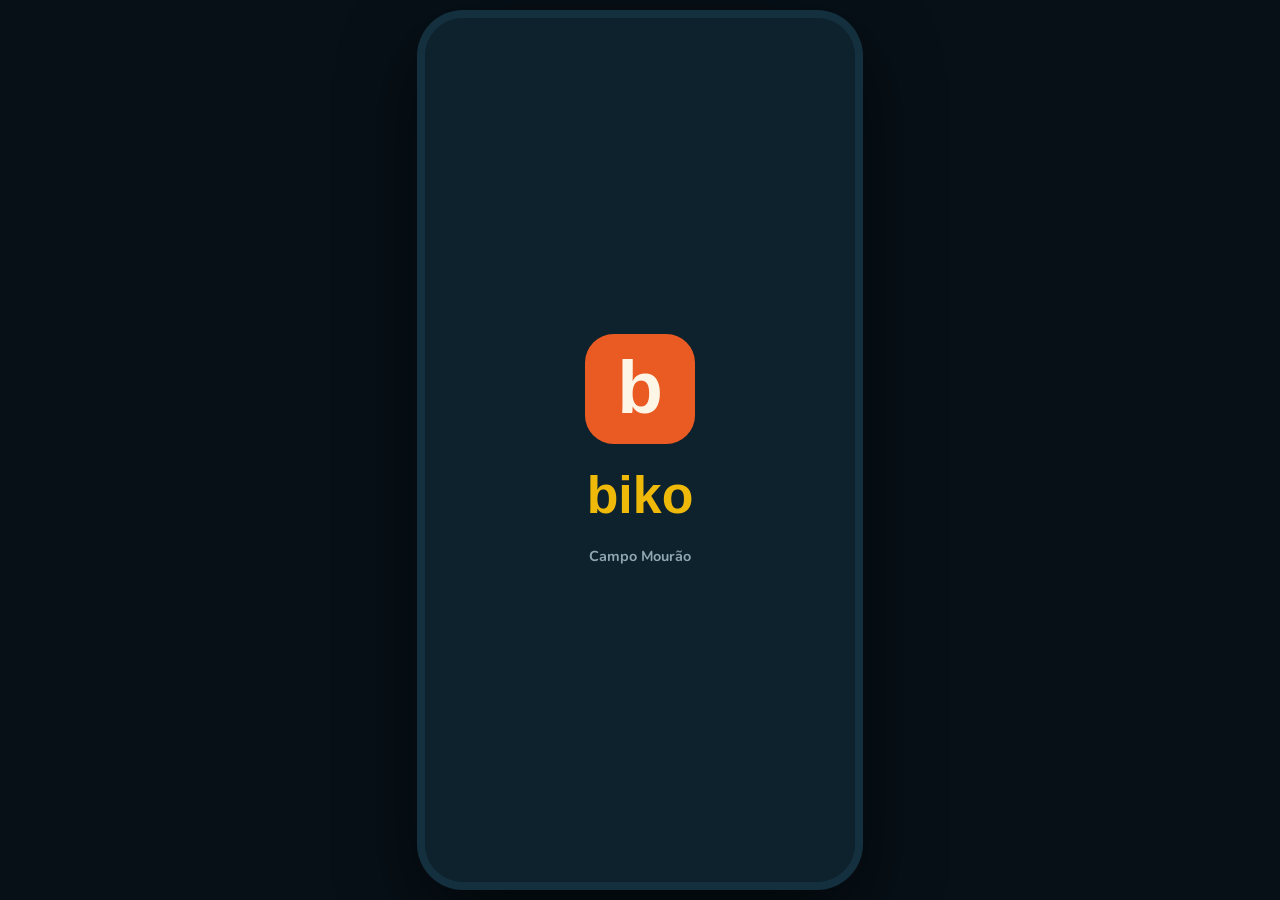
<file: full/biko.html>
<!DOCTYPE html>
<html lang="pt-BR">
<head>
<meta charset="UTF-8">
<meta name="viewport" content="width=device-width, initial-scale=1, viewport-fit=cover">
<meta name="theme-color" content="#0D222D">
<title>Biko | Serviços em Campo Mourão</title>
<link rel="icon" id="fav">
<link href="https://fonts.googleapis.com/css2?family=Nunito:wght@500;700;800;900&display=swap" rel="stylesheet">
<style>
:root{--navy:#0D222D;--navy2:#143444;--navy3:#1c4357;--or:#E95B23;--ye:#EFB909;--cream:#FDF6E7;--mut:#8fa6b3;--line:rgba(253,246,231,.1);--red:#e8554e;--ok:#3fb67a}
*{box-sizing:border-box;margin:0;padding:0;-webkit-tap-highlight-color:transparent}
html,body{height:100%}
body{font-family:Nunito,system-ui,sans-serif;background:#071017;color:var(--cream);display:flex;align-items:center;justify-content:center}
button,input,select,textarea{font:inherit;color:inherit}
button{cursor:pointer;border:0;background:none}
:focus-visible{outline:2px solid var(--ye);outline-offset:2px}
#app{position:relative;width:100%;max-width:430px;height:100dvh;background:var(--navy);overflow:hidden;display:flex;flex-direction:column}
@media(min-width:500px){#app{height:min(880px,96dvh);border-radius:38px;box-shadow:0 0 0 8px #14303f,0 30px 80px #000a}}
.screen{position:absolute;inset:0;display:none;flex-direction:column;background:var(--navy)}
.screen.on{display:flex}
.scroll{flex:1;overflow-y:auto;padding:0 20px 24px;scrollbar-width:none}
.scroll::-webkit-scrollbar{display:none}
#splash{align-items:center;justify-content:center;gap:22px;z-index:50;transition:opacity .5s}
#splash img.t{width:110px;animation:pop .7s cubic-bezier(.2,1.4,.4,1)}
#splash img.w{width:170px;animation:pop .7s .15s both cubic-bezier(.2,1.4,.4,1)}
#splash p{color:var(--mut);font-weight:700;font-size:.9rem}
@keyframes pop{from{opacity:0;transform:scale(.7) translateY(14px)}to{opacity:1;transform:none}}
.top{display:flex;align-items:center;gap:12px;padding:calc(env(safe-area-inset-top,0px) + 16px) 20px 12px}
.top img{width:40px;border-radius:12px}
.top .loc{flex:1;line-height:1.15}
.top .loc small{color:var(--mut);font-weight:700;font-size:.74rem}
.top .loc b{font-size:1.08rem;font-weight:900}
.ib{width:42px;height:42px;border-radius:14px;background:var(--navy2);display:grid;place-items:center;flex:none}
.ib svg{width:20px;height:20px;stroke:var(--cream);fill:none;stroke-width:2;stroke-linecap:round;stroke-linejoin:round}
.search{display:flex;align-items:center;gap:10px;background:var(--navy2);border-radius:18px;padding:0 16px;margin:4px 20px 14px;height:52px}
.search svg{width:20px;stroke:var(--mut);fill:none;stroke-width:2;flex:none}
.search input{flex:1;background:none;border:0;outline:0;font-weight:600;min-width:0}
.search input::placeholder{color:var(--mut)}
.chips{display:flex;gap:8px;overflow-x:auto;padding:0 20px 16px;scrollbar-width:none}
.chips::-webkit-scrollbar{display:none}
.chip{flex:none;padding:9px 15px;border-radius:99px;background:var(--navy2);font-weight:800;font-size:.88rem;white-space:nowrap}
.chip.on{background:var(--or)}
h2{font-size:1.15rem;font-weight:900;margin:4px 0 12px;display:flex;justify-content:space-between;align-items:baseline}
h2 small{color:var(--mut);font-weight:700;font-size:.8rem}
.row{display:flex;gap:14px;padding:14px;margin-bottom:10px;background:var(--navy2);border-radius:20px;text-align:left;width:100%}
.row.dest{box-shadow:inset 4px 0 0 var(--ye)}
.av{width:58px;height:58px;border-radius:18px;display:grid;place-items:center;font-weight:900;font-size:1.3rem;flex:none;color:var(--navy);overflow:hidden;background:none!important}
.ph{display:block;border-radius:inherit;object-fit:cover}
.row .info{flex:1;min-width:0}
.row .nm{font-weight:900;font-size:1.02rem;display:flex;gap:8px;align-items:center}
.row .sv{color:var(--mut);font-size:.84rem;font-weight:700;white-space:nowrap;overflow:hidden;text-overflow:ellipsis}
.meta{display:flex;gap:12px;margin-top:7px;font-size:.84rem;font-weight:800;align-items:center;flex-wrap:wrap}
.star{color:var(--ye)}
.tag{background:var(--ye);color:var(--navy);font-size:.68rem;font-weight:900;padding:2px 8px;border-radius:99px}
.off{color:var(--mut);font-weight:700}
.on-t{color:var(--ok);font-weight:800}
.empty{text-align:center;color:var(--mut);padding:40px 20px;font-weight:700}
.empty b{display:block;color:var(--cream);font-size:1.05rem;margin-bottom:6px}
nav.tabs{display:flex;background:var(--navy2);padding:8px 10px calc(env(safe-area-inset-bottom,0px) + 8px);border-top:1px solid var(--line);flex:none}
nav.tabs button{flex:1;display:flex;flex-direction:column;align-items:center;gap:3px;padding:6px;font-size:.72rem;font-weight:800;color:var(--mut)}
nav.tabs svg{width:23px;height:23px;stroke:currentColor;fill:none;stroke-width:2;stroke-linecap:round;stroke-linejoin:round}
nav.tabs button.on{color:var(--or)}
.grid{display:grid;grid-template-columns:1fr 1fr;gap:10px}
.cat{background:var(--navy2);border-radius:20px;padding:18px 14px;text-align:left;font-weight:900;display:flex;flex-direction:column;gap:10px}
.cat span{font-size:1.9rem}
.cat small{color:var(--mut);font-weight:700}
.hero{text-align:center;padding:6px 0 18px}
.hero h1{font-size:1.45rem;font-weight:900}
.hero p{color:var(--mut);font-weight:700;font-size:.9rem}
.stats{display:grid;grid-template-columns:repeat(2,1fr);background:var(--navy2);border-radius:20px;padding:14px 4px;margin-bottom:18px}
.stats div{text-align:center;border-left:1px solid var(--line)}
.stats div:first-child{border:0}
.stats b{display:block;font-size:1.12rem;font-weight:900}
.stats small{color:var(--mut);font-weight:700;font-size:.74rem}
.bio{color:#d6dde0;font-weight:600;line-height:1.5;margin-bottom:18px}
.srv{display:flex;justify-content:space-between;gap:12px;padding:12px 0;border-bottom:1px dashed var(--line);font-weight:700}
.srv b{color:var(--ye);white-space:nowrap}
.rev{padding:12px 0;border-bottom:1px dashed var(--line);font-weight:600;font-size:.92rem}
.rev .h{display:flex;justify-content:space-between;font-weight:900;margin-bottom:3px}
.rev small{color:var(--mut);font-weight:700}
.rev .who{display:flex;gap:10px;align-items:center}
.rev .who .av{width:34px;height:34px;border-radius:12px}
.bar{padding:12px 20px calc(env(safe-area-inset-bottom,0px) + 14px);background:var(--navy);border-top:1px solid var(--line);display:flex;gap:10px;flex:none}
.btn{flex:1;background:var(--or);color:#fff;font-weight:900;border-radius:18px;padding:15px;font-size:1rem;transition:transform .1s}
.btn:active{transform:scale(.97)}
.btn.sec{background:var(--navy2)}
.btn.ye{background:var(--ye);color:var(--navy)}
.bar .btn svg{width:20px;height:20px;stroke:#fff;fill:none;stroke-width:2;vertical-align:-4px;margin-right:6px}
.ov{position:absolute;inset:0;background:#000a;z-index:20;display:none;align-items:flex-end}
.ov.on{display:flex}
.sheet{width:100%;background:var(--navy2);border-radius:28px 28px 0 0;padding:10px 20px calc(env(safe-area-inset-bottom,0px) + 22px);max-height:88%;overflow-y:auto;animation:up .25s ease-out}
@keyframes up{from{transform:translateY(60px);opacity:.4}to{transform:none;opacity:1}}
.sheet:before{content:"";display:block;width:44px;height:5px;border-radius:9px;background:var(--line);margin:0 auto 14px}
.sheet h3{font-size:1.2rem;font-weight:900;margin-bottom:14px}
label{display:block;font-weight:800;font-size:.84rem;color:var(--mut);margin:12px 0 6px}
.f{width:100%;background:var(--navy);border:1.5px solid var(--line);border-radius:14px;padding:13px 14px;font-weight:600;outline:0}
.f:focus{border-color:var(--or)}
textarea.f{min-height:84px;resize:none}
.stars{display:flex;gap:6px}
.stars button{font-size:2rem;color:var(--navy3);line-height:1}
.stars button.on{color:var(--ye)}
.plan{border-radius:22px;padding:18px;margin-bottom:12px;background:var(--navy2)}
.plan.hl{background:linear-gradient(135deg,var(--or),#c9430f)}
.plan h3{font-weight:900;font-size:1.1rem;margin-bottom:6px}
.plan li{margin:6px 0 0 18px;font-weight:700;font-size:.92rem}
.toast{position:absolute;left:20px;right:20px;bottom:96px;background:var(--cream);color:var(--navy);font-weight:800;padding:13px 16px;border-radius:16px;z-index:60;transform:translateY(30px);opacity:0;transition:.25s;pointer-events:none;text-align:center}
.toast.on{transform:none;opacity:1}
.topr{display:flex;align-items:center;gap:10px;padding:calc(env(safe-area-inset-top,0px) + 14px) 20px 8px;font-weight:900}
.topr span{flex:1}
.acts{display:flex;justify-content:center;gap:22px;margin-bottom:18px}
.act{display:flex;flex-direction:column;align-items:center;gap:6px;font-size:.76rem;font-weight:800;color:var(--mut);width:68px}
.act i{width:50px;height:50px;border-radius:50%;background:var(--navy2);display:grid;place-items:center}
.act svg,.ic svg{width:21px;height:21px;stroke:var(--cream);fill:none;stroke-width:2;stroke-linecap:round;stroke-linejoin:round}
.act.rd i{background:#3a1f26}.act.rd svg{stroke:var(--red)}.act.rd{color:#f08a85}
.act.on i{background:var(--or)}.act.on svg{fill:#fff}
.act.st i{background:#3a3112}.act.st svg{stroke:var(--ye)}
.inf{display:flex;gap:12px;align-items:center;padding:11px 0;border-bottom:1px dashed var(--line);font-weight:700;font-size:.92rem}
.inf .ic{width:38px;height:38px;border-radius:12px;background:var(--navy2);display:grid;place-items:center;flex:none}
.inf small{display:block;color:var(--mut);font-size:.74rem}
.sk{display:flex;flex-wrap:wrap;gap:8px;margin-bottom:18px}
.sk span{background:var(--navy2);padding:7px 13px;border-radius:99px;font-weight:800;font-size:.84rem}
.sum{display:flex;gap:18px;align-items:center;background:var(--navy2);border-radius:20px;padding:16px;margin-bottom:6px}
.sum .big{text-align:center}
.sum .big b{font-size:2.5rem;font-weight:900;line-height:1;display:block}
.sum .big small{color:var(--mut);font-weight:700}
.dist{flex:1;display:grid;gap:5px}
.dist div{display:flex;align-items:center;gap:8px;font-size:.76rem;font-weight:800}
.dist i{flex:1;height:7px;border-radius:9px;background:var(--navy);overflow:hidden}
.dist i u{display:block;height:100%;background:var(--ye)}
.shots{display:flex;gap:8px;margin-top:8px}
.shots img{width:78px;height:78px;object-fit:cover;border-radius:14px;cursor:zoom-in}
.gal{display:grid;grid-template-columns:repeat(2,1fr);gap:10px;margin-bottom:6px}
.gal figure{margin:0}
.gal img{width:100%;aspect-ratio:1;object-fit:cover;border-radius:18px;display:block;cursor:zoom-in}
.gal figcaption{font-size:.78rem;font-weight:700;color:var(--mut);margin-top:5px}
#lb{align-items:center;justify-content:center;z-index:70}
#lb img{max-width:92%;max-height:80%;border-radius:20px}
.hr{display:flex;align-items:center;gap:8px;margin-bottom:8px}
.hr label{margin:0;flex:1;display:flex;align-items:center;gap:8px;color:var(--cream);font-size:.9rem}
.hr input[type=checkbox]{width:18px;height:18px;accent-color:var(--or)}
.hr input[type=time]{width:92px;padding:9px}
@media(prefers-reduced-motion:reduce){*{animation:none!important;transition:none!important}}
</style>
</head>
<body>
<div id="app">
<div class="screen on" id="splash"><img class="t" data-i="icon" alt=""><img class="w" data-i="word" alt="biko"><p>Campo Mourão</p></div>

<div class="screen" id="home">
<div class="top"><img data-i="icon" alt="Biko"><div class="loc"><small>Você está em</small><br><b>Campo Mourão, PR</b></div>
<button class="ib" id="fbtn" aria-label="Filtros"><svg viewBox="0 0 24 24"><path d="M4 6h16M7 12h10M10 18h4"/></svg></button></div>
<div class="search"><svg viewBox="0 0 24 24"><circle cx="11" cy="11" r="7"/><path d="m20 20-3.5-3.5"/></svg><input id="q" placeholder="Cortar grama, pintor, eletricista..." aria-label="Buscar serviço"></div>
<div class="chips" id="chips"></div>
<div class="scroll" id="list"></div>
</div>

<div class="screen" id="cats">
<div class="top"><div class="loc"><b style="font-size:1.4rem">Serviços</b><br><small>Escolha o que você precisa</small></div></div>
<div class="scroll"><div class="grid" id="catgrid"></div></div>
</div>

<div class="screen" id="ad">
<div class="top"><div class="loc"><b style="font-size:1.4rem">Anunciar no Biko</b><br><small>Seja encontrado por quem está perto</small></div></div>
<div class="scroll">
<div class="plan"><h3>Grátis</h3><ul><li>Perfil com seus serviços e fotos de trabalhos</li><li>Clientes chamam direto no seu WhatsApp</li></ul></div>
<div class="plan hl"><h3>Destaque</h3><ul><li>Aparece no topo da lista</li><li>Selo Destaque no seu perfil</li></ul><button class="btn ye" style="margin-top:14px;width:100%" id="dest">Quero ser destaque</button></div>
<h2 style="margin-top:20px">Criar meu perfil grátis</h2>
<label for="a-n">Seu nome</label><input class="f" id="a-n" autocomplete="name">
<label for="a-s">Serviço que você faz</label><select class="f" id="a-s"></select>
<label for="a-b">Bairro</label><select class="f" id="a-b"></select>
<label for="a-w">WhatsApp com DDD</label><input class="f" id="a-w" inputmode="tel" placeholder="44 99999-9999">
<label>Horários em que você atende</label><div id="a-h"></div>
<label for="a-f">Sua foto (opcional)</label><input class="f" type="file" accept="image/*" id="a-f">
<button class="btn" style="width:100%;margin-top:18px" id="a-ok">Criar perfil</button>
<div id="wk"></div>
</div>
</div>

<div class="screen" id="det" style="z-index:10"></div>

<nav class="tabs" id="tabs">
<button data-t="home" class="on"><svg viewBox="0 0 24 24"><path d="M3 11 12 3l9 8v9a1 1 0 0 1-1 1h-5v-6H9v6H4a1 1 0 0 1-1-1z"/></svg>Início</button>
<button data-t="cats"><svg viewBox="0 0 24 24"><rect x="4" y="4" width="6.5" height="6.5" rx="2"/><rect x="13.5" y="4" width="6.5" height="6.5" rx="2"/><rect x="4" y="13.5" width="6.5" height="6.5" rx="2"/><rect x="13.5" y="13.5" width="6.5" height="6.5" rx="2"/></svg>Serviços</button>
<button data-t="ad"><svg viewBox="0 0 24 24"><path d="M12 5v14M5 12h14"/></svg>Anunciar</button>
</nav>
<div class="ov" id="lb"><img id="lbi" alt="Foto ampliada"></div>
<div class="ov" id="ov"><div class="sheet" id="sheet"></div></div>
<div class="toast" id="toast"></div>
</div>
<script>
/* Logos: troque os dois valores abaixo pelos seus PNGs em base64 se quiser */
const svgURI=s=>"data:image/svg+xml,"+encodeURIComponent(s);
const ICON=svgURI('<svg xmlns="http://www.w3.org/2000/svg" viewBox="0 0 100 100"><rect width="100" height="100" rx="26" fill="#E95B23"/><text x="50" y="72" font-family="Nunito,Arial" font-weight="900" font-size="68" text-anchor="middle" fill="#FDF6E7">b</text></svg>');
const WORD=svgURI('<svg xmlns="http://www.w3.org/2000/svg" viewBox="0 0 190 64"><text x="95" y="52" font-family="Nunito,Arial" font-weight="900" font-size="58" text-anchor="middle" fill="#EFB909">biko</text></svg>');
document.querySelectorAll("[data-i]").forEach(i=>i.src=i.dataset.i==="icon"?ICON:WORD);
document.getElementById("fav").href=ICON;

const CATS=[["Corte de grama","🌱"],["Jardinagem","🌿"],["Limpeza","🧼"],["Diarista","🧹"],["Pintura","🎨"],["Pedreiro","🧱"],["Eletricista","💡"],["Encanador","🚰"],["Marceneiro","🪚"],["Mudanças","🚚"],["Reparos em geral","🔧"],["Montagem de móveis","🪑"]];
const BAIRROS=["Centro","Jardim Lar Paraná","Jardim Tropical","Vila Urupês","Jardim Itália","Jardim Gralha Azul"];
const BASE=[
{id:1,nome:"Carlos Silva",cats:["Corte de grama","Jardinagem"],bairro:"Centro",desde:"2025-03-10",dest:1,on:1,wpp:"5544999990001",bio:"Mais de 10 anos cuidando de jardins e gramados em Campo Mourão. Levo meu próprio equipamento.",sv:[["Corte de grama (até 200 m²)",70],["Terreno grande",150],["Poda e jardinagem",100]]},
{id:2,nome:"Maria das Graças",cats:["Diarista","Limpeza"],bairro:"Jardim Lar Paraná",desde:"2025-08-22",dest:1,on:1,wpp:"5544999990002",bio:"Limpeza residencial e pós-obra com capricho. Dias fixos ou diárias avulsas.",sv:[["Diária de limpeza (8h)",150],["Limpeza pós-obra",250]]},
{id:3,nome:"João Pedro Almeida",cats:["Pintura","Reparos em geral"],bairro:"Jardim Tropical",desde:"2024-11-05",dest:0,on:0,wpp:"5544999990003",bio:"Pintor residencial e comercial. Também faço reboco e massa corrida.",sv:[["Pintura de cômodo",350],["Casa completa (orçamento)",1500],["Massa corrida",200]]},
{id:4,nome:"Roberto Machado",cats:["Eletricista"],bairro:"Vila Urupês",desde:"2025-01-18",dest:0,on:1,wpp:"5544999990004",bio:"Tomadas, chuveiros, ventiladores e quadros de energia. Atendo emergências.",sv:[["Instalação de chuveiro",100],["Troca de tomada (por ponto)",40],["Visita técnica",80]]},
{id:5,nome:"Anderson Souza",cats:["Encanador","Reparos em geral"],bairro:"Jardim Itália",desde:"2025-06-02",dest:0,on:1,wpp:"5544999990005",bio:"Vazamentos, troca de torneiras, caixa d'água e desentupimento.",sv:[["Conserto de vazamento",90],["Desentupimento",120]]},
{id:6,nome:"Edson Ferreira",cats:["Pedreiro"],bairro:"Jardim Gralha Azul",desde:"2024-09-14",dest:0,on:0,wpp:"5544999990006",bio:"Muros, calçadas, pisos e pequenas reformas. Orçamento sem compromisso.",sv:[["Diária de pedreiro",220],["Assentamento de piso (m²)",35]]},
{id:7,nome:"Luciana Prado",cats:["Montagem de móveis"],bairro:"Centro",desde:"2026-02-01",dest:0,on:1,wpp:"5544999990007",bio:"Montagem de guarda-roupas, cozinhas e estantes. Pontual e cuidadosa.",sv:[["Guarda-roupa (até 6 portas)",150],["Móvel pequeno",60]]},
{id:8,nome:"Marcos Vinícius",cats:["Mudanças"],bairro:"Jardim Lar Paraná",desde:"2025-10-30",dest:0,on:1,wpp:"5544999990008",bio:"Fretes e mudanças em Campo Mourão e região, com ajudantes.",sv:[["Frete pequeno",80],["Mudança residencial",400]]}];
const AV0=[[1,"Fernanda L.",5,"Pontual e deixou o quintal impecável.",70,"2026-08-12"],[1,"Paulo R.",5,"Ótimo serviço, recomendo!",80,"2026-07-03"],[1,"Sandra M.",4,"Bom trabalho, só atrasou um pouco.",110,"2026-05-20"],[2,"Cláudia B.",5,"Casa cheirosa e organizada. Super confiável.",150,"2026-09-01"],[2,"Ricardo T.",5,"Faço limpeza com ela toda semana.",160,"2026-08-15"],[3,"Alice P.",4,"Pintura de dois quartos ficou ótima.",330,"2026-06-11"],[4,"Gustavo H.",5,"Resolveu o problema do quadro de luz rapidinho.",90,"2026-09-10"],[4,"Helena C.",4,"Educado e honesto no orçamento.",110,"2026-04-02"],[5,"Bruno A.",5,"Resolveu o vazamento no mesmo dia.",95,"2026-09-20"],[7,"Teresa G.",5,"Montou tudo em uma tarde.",150,"2026-09-14"],[8,"Daniel O.",4,"Cuidou bem dos móveis.",420,"2026-08-30"]].map(a=>({pid:a[0],autor:a[1],nota:a[2],texto:a[3],preco:a[4],data:a[5]}));
const COR=["#EFB909","#E95B23","#f4d27a","#f08a5d","#9ad1c1","#c9b6f0"];
const $=s=>document.querySelector(s),$$=s=>[...document.querySelectorAll(s)];
const esc=s=>String(s).replace(/[&<>"']/g,c=>({"&":"&amp;","<":"&lt;",">":"&gt;",'"':"&quot;","'":"&#39;"}[c]));
let S={avs:[],provs:[],den:[],fav:[],work:[]};
try{S=Object.assign(S,JSON.parse(localStorage.getItem("biko")||"{}"))}catch(e){}
const save=()=>{try{localStorage.setItem("biko",JSON.stringify(S))}catch(e){}};
const provs=()=>BASE.concat(S.provs);
const avsOf=id=>AV0.concat(S.avs).filter(a=>a.pid===id);
const nota=id=>{const a=avsOf(id);return a.length?a.reduce((s,x)=>s+x.nota,0)/a.length:0};
const tempo=d=>{const m=Math.max(1,Math.round((Date.now()-new Date(d))/2.63e9));return m<12?m+(m>1?" meses":" mês"):Math.floor(m/12)+(m<24?" ano":" anos")};

/* ===== Horários de disponibilidade ===== */
const DIAS=[["seg","Segunda"],["ter","Terça"],["qua","Quarta"],["qui","Quinta"],["sex","Sexta"],["sab","Sábado"],["dom","Domingo"]];
const HOR0={seg:["07:00","18:00"],ter:["07:00","18:00"],qua:["07:00","18:00"],qui:["07:00","18:00"],sex:["07:00","18:00"],sab:["07:00","12:00"],dom:null};
const horOf=p=>p.hor||HOR0;
const horForm=(k,h)=>DIAS.map(([d,n])=>{const v=h[d];return `<div class="hr"><label><input type="checkbox" id="${k}-${d}"${v?" checked":""}>${n}</label><input type="time" class="f" id="${k}-${d}-a" value="${v?v[0]:"08:00"}"><span>às</span><input type="time" class="f" id="${k}-${d}-b" value="${v?v[1]:"18:00"}"></div>`}).join("");
const horRead=k=>{const h={};DIAS.forEach(([d])=>{h[d]=$(`#${k}-${d}`).checked?[$(`#${k}-${d}-a`).value,$(`#${k}-${d}-b`).value]:null});return h};
const horOk=h=>Object.values(h).every(v=>!v||(v[0]&&v[1]&&v[0]<v[1]))&&Object.values(h).some(Boolean);
const aberto=p=>{const h=horOf(p)[["dom","seg","ter","qua","qui","sex","sab"][new Date().getDay()]];if(!h)return false;const t=new Date().toTimeString().slice(0,5);return t>=h[0]&&t<=h[1]};
const horList=p=>(aberto(p)&&p.on?'<b style="color:var(--ok)">● Aberto agora</b>':'<b style="color:var(--mut)">● Fechado agora</b>')+DIAS.map(([d,n])=>{const v=horOf(p)[d];return `<div class="srv" style="padding:6px 0"><span>${n}</span>${v?`<b>${v[0]} – ${v[1]}</b>`:'<b style="color:var(--mut)">Indisponível</b>'}</div>`}).join("");

const SK=["#f1c9a5","#e0a97c","#c68642","#8d5524","#f3d3b8","#d9a074"],HR=["#2b1d14","#4a2c17","#0f0f0f","#7a5230","#b8b2a8","#5b3a22"],SH=["#E95B23","#EFB909","#1c4357","#3fb67a","#8a6bd1","#d94b6a"],BG=["#143444","#1c4357","#244e63"],FEM=[2,7];
function av(p,s){if(p.foto)return `<img class="ph" src="${p.foto}" style="width:${s}px;height:${s}px" alt="">`;const i=p.id,f=FEM.includes(i),sk=SK[i%6],hr=HR[(i*2)%6];
return `<svg class="ph" viewBox="0 0 100 100" width="${s}" height="${s}" role="img" aria-label="${esc(p.nome)}"><rect width="100" height="100" fill="${BG[i%3]}"/>${f?`<path d="M28 46c-2-26 12-34 22-34s24 8 22 34c0 14 4 24 6 30H22c2-6 6-16 6-30z" fill="${hr}"/>`:""}<path d="M12 100c0-24 17-36 38-36s38 12 38 36z" fill="${SH[(i+1)%6]}"/><rect x="43" y="52" width="14" height="16" rx="6" fill="${sk}"/><ellipse cx="50" cy="40" rx="17" ry="20" fill="${sk}"/>${f?`<path d="M32 40c0-16 8-22 18-22s18 6 18 22c-6-6-10-14-18-14s-12 8-18 14z" fill="${hr}"/>`:`<path d="M32 38c-2-18 10-24 18-24s20 6 18 24c-4-8-10-12-18-12s-14 4-18 12z" fill="${hr}"/>`}<circle cx="43" cy="42" r="1.8" fill="#222"/><circle cx="57" cy="42" r="1.8" fill="#222"/><path d="M43 50q7 5 14 0" stroke="#7a3b2a" stroke-width="2" fill="none" stroke-linecap="round"/></svg>`}
function pic(f,z=220){return new Promise(r=>{if(!f)return r();const fr=new FileReader();fr.onload=()=>{const im=new Image();im.onload=()=>{const c=document.createElement("canvas"),m=Math.min(im.width,im.height);c.width=c.height=z;c.getContext("2d").drawImage(im,(im.width-m)/2,(im.height-m)/2,m,m,0,0,z,z);r(c.toDataURL("image/jpeg",.8))};im.onerror=()=>r();im.src=fr.result};fr.readAsDataURL(f)})}
const HAB={1:["Roçadeira","Poda","Paisagismo","Limpeza de terrenos"],2:["Limpeza pesada","Organização","Passar roupa"],3:["Pintura interna","Pintura externa","Textura","Massa corrida"],4:["Instalações","Quadro de energia","Emergência"],5:["Vazamentos","Caixa d'água","Desentupimento"],6:["Alvenaria","Pisos","Reboco","Calçadas"],7:["Guarda-roupas","Cozinhas","Painéis de TV"],8:["Caminhão baú","Ajudantes","Embalagem"]};
const I={flag:'<path d="M5 21V4M5 4h11l-2 4 2 4H5"/>',star:'<path d="m12 3 2.7 5.6 6.1.9-4.4 4.3 1 6.1L12 17l-5.4 2.9 1-6.1L3.2 9.5l6.1-.9z"/>',heart:'<path d="M12 20s-7-4.4-7-10a4 4 0 0 1 7-2.5A4 4 0 0 1 19 10c0 5.6-7 10-7 10z"/>',pin:'<path d="M12 21s-6-5.5-6-10a6 6 0 0 1 12 0c0 4.5-6 10-6 10z"/><circle cx="12" cy="11" r="2"/>',clock:'<circle cx="12" cy="12" r="9"/><path d="M12 7v5l3 2"/>',cash:'<rect x="3" y="6" width="18" height="12" rx="2"/><circle cx="12" cy="12" r="2.5"/>',chat:'<path d="M4 5h16v11H9l-5 4z"/>',wpp:'<path d="M5 19l1.3-4A8 8 0 1 1 9 17.7z"/>'};
const ic=n=>`<svg viewBox="0 0 24 24">${I[n]}</svg>`;
const scene=(e,a,b)=>"data:image/svg+xml,"+encodeURIComponent(`<svg xmlns="http://www.w3.org/2000/svg" viewBox="0 0 120 120"><defs><linearGradient id="g" x1="0" y1="0" x2="1" y2="1"><stop offset="0" stop-color="${a}"/><stop offset="1" stop-color="${b}"/></linearGradient></defs><rect width="120" height="120" fill="url(#g)"/><text x="60" y="78" font-size="54" text-anchor="middle">${e}</text></svg>`);
const WK={1:[["🌱","#3fb67a","#1f6f46","Quintal depois do corte"],["🌿","#6fcf97","#2a7d4f","Poda de cerca viva"]],2:[["🧼","#7fd1e8","#2a7a9a","Sala pós-obra"],["🧹","#f4d27a","#c98f12","Cozinha organizada"]],3:[["🎨","#f08a5d","#b8401a","Sala pintada"],["🖌️","#9ad1c1","#2f7d6a","Quarto em dois tons"]],4:[["💡","#f4d27a","#c98f12","Quadro de luz novo"],["🔌","#c9b6f0","#6a4fb3","Tomadas trocadas"]],5:[["🚰","#7fd1e8","#2a7a9a","Torneira trocada"],["🔧","#9fb3c0","#4a6578","Reparo de cano"]],6:[["🧱","#e0a97c","#9a5a2b","Muro novo"],["🏗️","#f4d27a","#c98f12","Piso assentado"]],7:[["🪑","#e0a97c","#9a5a2b","Guarda-roupa montado"],["📺","#9fb3c0","#4a6578","Painel de TV"]],8:[["🚚","#f08a5d","#b8401a","Mudança concluída"],["📦","#e0a97c","#9a5a2b","Embalagem de móveis"]]};
AV0[0].fotos=[scene("🌱","#3fb67a","#1f6f46")];AV0[3].fotos=[scene("🧼","#7fd1e8","#2a7a9a")];AV0[5].fotos=[scene("🎨","#f08a5d","#b8401a"),scene("🖌️","#9ad1c1","#2f7d6a")];AV0[6].fotos=[scene("💡","#f4d27a","#c98f12")];
const works=id=>(WK[id]||[]).map(x=>({img:scene(x[0],x[1],x[2]),leg:x[3]})).concat(S.work.filter(x=>x.pid===id));
const zoom=s=>{$("#lbi").src=s;$("#lb").classList.add("on")};$("#lb").onclick=()=>$("#lb").classList.remove("on");

function wk(){
const e=$("#wk");if(!S.provs.length){e.innerHTML='<h2 style="margin-top:26px">Fotos e horários</h2><div class="empty">Crie seu perfil acima para postar fotos dos seus trabalhos e editar seus horários.</div>';return}
const opts=S.provs.map(p=>`<option value="${p.id}">${esc(p.nome)}</option>`).join("");
e.innerHTML=`<h2 style="margin-top:26px">Postar foto de trabalho</h2><label for="w-p">Seu perfil</label><select class="f" id="w-p">${opts}</select><label for="w-f">Foto</label><input class="f" type="file" accept="image/*" id="w-f"><label for="w-l">Legenda</label><input class="f" id="w-l" placeholder="Ex: Quintal depois do corte"><button class="btn" style="width:100%;margin-top:18px" id="w-ok">Postar foto</button>
<h2 style="margin-top:26px">Meus horários</h2><label for="h-p">Perfil</label><select class="f" id="h-p">${opts}</select><div id="h-f" style="margin-top:12px"></div><button class="btn" style="width:100%;margin-top:10px" id="h-ok">Salvar horários</button>`;
$("#w-ok").onclick=async()=>{const img=await pic($("#w-f").files[0],560);if(!img)return toast("Escolha uma foto do seu trabalho");S.work.push({pid:+$("#w-p").value,img,leg:$("#w-l").value.trim()||"Trabalho realizado",data:Date.now()});save();wk();toast("Foto postada no seu perfil")};
const carregaH=()=>{const p=S.provs.find(x=>x.id==$("#h-p").value);$("#h-f").innerHTML=horForm("h",horOf(p))};
$("#h-p").onchange=carregaH;carregaH();
$("#h-ok").onclick=()=>{const h=horRead("h");if(!horOk(h))return toast("Marque ao menos um dia e use horário final maior que o inicial");S.provs.find(x=>x.id==$("#h-p").value).hor=h;save();list();toast("Horários salvos")}}

const F={q:"",cat:"",bairro:"",min:0,agora:false};
function toast(t){const e=$("#toast");e.textContent=t;e.classList.add("on");clearTimeout(toast.t);toast.t=setTimeout(()=>e.classList.remove("on"),2400)}
function tab(t){$$(".screen:not(#splash)").forEach(s=>s.classList.toggle("on",s.id===t));$$("#tabs button").forEach(b=>b.classList.toggle("on",b.dataset.t===t));$("#tabs").style.display="flex"}
function chips(){$("#chips").innerHTML=`<button class="chip${F.agora?" on":""}" data-a="1">🟢 Disponível agora</button>`+[["","Todos"]].concat(CATS.map(c=>[c[0],c[1]+" "+c[0]])).map(c=>`<button class="chip${F.cat===c[0]?" on":""}" data-c="${esc(c[0])}">${esc(c[1])}</button>`).join("")}
function list(){
const q=F.q.toLowerCase();
const r=provs().filter(p=>(!F.cat||p.cats.includes(F.cat))&&(!F.bairro||p.bairro===F.bairro)&&nota(p.id)>=F.min&&(!F.agora||(p.on&&aberto(p)))&&(!q||(p.nome+p.cats.join(" ")+p.sv.map(s=>s[0]).join(" ")).toLowerCase().includes(q)))
.sort((a,b)=>b.dest-a.dest||b.on-a.on||nota(b.id)-nota(a.id));
$("#list").innerHTML=`<h2>${F.cat||"Prestadores"}<small>${r.length} ${r.length===1?"encontrado":"encontrados"}</small></h2>`+(r.length?r.map(p=>{const n=nota(p.id),c=avsOf(p.id).length;return `<button class="row${p.dest?" dest":""}" data-p="${p.id}"><div class="av">${av(p,58)}</div><div class="info"><div class="nm">${esc(p.nome)}${p.dest?'<span class="tag">Destaque</span>':""}</div><div class="sv">${esc(p.cats.join(" · "))} — ${esc(p.bairro)}</div><div class="meta"><span><span class="star">★</span> ${n?n.toFixed(1):"Novo"}${c?` <span class="off">(${c})</span>`:""}</span>${!p.on?'<span class="off">Sem agenda</span>':aberto(p)?'<span class="on-t">● Aberto agora</span>':'<span class="off">Fechado agora</span>'}</div></div></button>`}).join(""):`<div class="empty"><b>Ninguém por aqui ainda</b>Tente outro serviço ou bairro, ou limpe os filtros.</div>`)}
function detail(id){
const p=provs().find(x=>x.id===id),a=avsOf(id).sort((x,y)=>y.data.localeCompare(x.data)),n=nota(id),fav=S.fav.includes(id),d=$("#det");
const w=works(id),cnt=k=>a.filter(x=>x.nota===k).length;
d.innerHTML=`<div class="topr"><button class="ib" id="bk" aria-label="Voltar"><svg viewBox="0 0 24 24"><path d="m15 5-7 7 7 7"/></svg></button><span></span><button class="ib" id="rp2" aria-label="Denunciar perfil">${ic("flag")}</button></div>
<div class="scroll"><div class="hero"><div class="av" style="width:104px;height:104px;border-radius:34px;margin:0 auto 12px">${av(p,104)}</div><h1>${esc(p.nome)}</h1><p>${esc(p.cats.join(" · "))}</p>${p.dest?'<span class="tag" style="display:inline-block;margin-top:8px">Destaque</span>':""}${p.on?'<p style="color:var(--ok);margin-top:6px">● Disponível para novos serviços</p>':'<p style="margin-top:6px">● Agenda cheia no momento</p>'}</div>
<div class="acts"><button class="act st" id="rv"><i>${ic("star")}</i>Avaliar</button><button class="act${fav?" on":""}" id="fv"><i>${ic("heart")}</i>${fav?"Salvo":"Salvar"}</button><button class="act rd" id="rp"><i>${ic("flag")}</i>Denunciar</button></div>
<div class="stats"><div><b><span class="star">★</span> ${n?n.toFixed(1):"Novo"}</b><small>${a.length} avaliações</small></div><div><b>${tempo(p.desde)}</b><small>no Biko</small></div></div>
<h2>Sobre</h2><p class="bio">${esc(p.bio)}</p>
<div class="sk">${(HAB[p.id]||p.cats).map(h=>`<span>${esc(h)}</span>`).join("")}</div>
<h2>Informações</h2><div class="inf"><div class="ic">${ic("pin")}</div><div><small>Bairro</small>${esc(p.bairro)}, Campo Mourão</div></div>
<div class="inf" style="align-items:flex-start"><div class="ic">${ic("clock")}</div><div style="flex:1"><small>Horários de atendimento</small>${horList(p)}</div></div>
<div class="inf"><div class="ic">${ic("cash")}</div><div><small>Pagamento</small>Combinado direto com o prestador</div></div><div class="inf"><div class="ic">${ic("chat")}</div><div><small>Contato</small>Pelo WhatsApp, fora do app</div></div>
<h2 style="margin-top:22px">Trabalhos realizados<small>fotos postadas por ${esc(p.nome.split(" ")[0])}</small></h2>${w.length?`<div class="gal">${w.map(x=>`<figure><img src="${x.img}" alt="${esc(x.leg)}"><figcaption>${esc(x.leg)}</figcaption></figure>`).join("")}</div>`:'<div class="empty">Ainda sem fotos de trabalhos.</div>'}<h2 style="margin-top:22px">Serviços</h2>${p.sv.map(s=>`<div class="srv"><span>${esc(s[0])}</span></div>`).join("")}
<h2 style="margin-top:22px">Avaliações<small>${a.length} no total</small></h2>
<div class="sum"><div class="big"><b>${n?n.toFixed(1):"—"}</b><span class="star">${"★".repeat(Math.round(n))}</span><br><small>${a.length} avaliações</small></div><div class="dist">${[5,4,3,2,1].map(k=>`<div>${k}★<i><u style="width:${a.length?cnt(k)/a.length*100:0}%"></u></i>${cnt(k)}</div>`).join("")}</div></div>
${a.length?a.map(v=>`<div class="rev"><div class="h"><span class="who"><span class="av" style="background:${COR[v.autor.length%6]}!important;display:grid;place-items:center;color:var(--navy);font-weight:900">${esc(v.autor[0])}</span><span>${esc(v.autor)}<br><small>${v.data.split("-").reverse().join("/")}</small></span></span><span class="star">${"★".repeat(v.nota)}</span></div>${esc(v.texto)}${v.fotos&&v.fotos.length?`<div class="shots">${v.fotos.map(f=>`<img src="${f}" alt="Foto do serviço">`).join("")}</div>`:""}</div>`).join(""):'<div class="empty"><b>Ainda sem avaliações</b>Contratou? Seja o primeiro a avaliar.</div>'}
<button class="btn sec" style="width:100%;margin-top:14px" id="rv2">Escrever avaliação</button></div>
<div class="bar"><button class="btn" id="wp">${ic("wpp")}Chamar no WhatsApp</button></div>`;
d.classList.add("on");$("#tabs").style.display="none";
$("#bk").onclick=()=>{d.classList.remove("on");$("#tabs").style.display="flex"};
$("#wp").onclick=()=>window.open("https://wa.me/"+p.wpp+"?text="+encodeURIComponent("Olá "+p.nome.split(" ")[0]+", te encontrei no Biko. Você faz "+p.cats[0].toLowerCase()+"?"),"_blank");
$("#rv").onclick=$("#rv2").onclick=()=>review(p);$("#rp").onclick=$("#rp2").onclick=()=>report(p);
d.onclick=e=>{if(e.target.matches(".shots img,.gal img"))zoom(e.target.src)};$("#fv").onclick=()=>{S.fav=fav?S.fav.filter(x=>x!==id):S.fav.concat(id);save();detail(id);toast(fav?"Removido dos salvos":"Prestador salvo")}}
function sheet(h){$("#sheet").innerHTML=h;$("#ov").classList.add("on")}
const closeSheet=()=>$("#ov").classList.remove("on");
function review(p){let st=0;
sheet(`<h3>Avaliar ${esc(p.nome)}</h3><div class="stars" id="st">${[1,2,3,4,5].map(i=>`<button data-s="${i}" aria-label="${i} estrelas">★</button>`).join("")}</div>
<label for="r-f">Fotos do serviço (opcional, até 3)</label><input class="f" type="file" accept="image/*" multiple id="r-f"><label for="r-t">Como foi?</label><textarea class="f" id="r-t"></textarea>
<button class="btn" style="width:100%;margin-top:18px" id="r-ok">Enviar avaliação</button>`);
$("#st").onclick=e=>{const b=e.target.closest("button");if(!b)return;st=+b.dataset.s;$$("#st button").forEach((x,i)=>x.classList.toggle("on",i<st))};
$("#r-ok").onclick=async()=>{const fotos=[];for(const f of[...$("#r-f").files].slice(0,3)){const x=await pic(f,480);x&&fotos.push(x)}const t=$("#r-t").value.trim();if(!st||!t)return toast("Escolha as estrelas e conte como foi");
S.avs.push({fotos,pid:p.id,autor:"Você",nota:st,texto:t,data:new Date().toISOString().slice(0,10)});save();closeSheet();detail(p.id);list();toast("Avaliação publicada")}}
function report(p){
sheet(`<h3>Denunciar ${esc(p.nome)}</h3><label for="d-m">Motivo</label><select class="f" id="d-m"><option>Golpe ou cobrança indevida</option><option>Perfil falso</option><option>Serviço mal feito</option><option>Comportamento inadequado</option></select>
<label for="d-t">Detalhes</label><textarea class="f" id="d-t"></textarea><button class="btn" style="width:100%;margin-top:18px" id="d-ok">Enviar denúncia</button>`);
$("#d-ok").onclick=()=>{S.den.push({pid:p.id,motivo:$("#d-m").value,texto:$("#d-t").value,data:Date.now()});save();closeSheet();toast("Denúncia enviada para análise")}}
function filtros(){
sheet(`<h3>Filtros</h3><label for="x-b">Bairro</label><select class="f" id="x-b"><option value="">Todos os bairros</option>${BAIRROS.map(b=>`<option${F.bairro===b?" selected":""}>${b}</option>`).join("")}</select>
<label for="x-n">Avaliação mínima</label><select class="f" id="x-n">${[[0,"Qualquer nota"],[4,"4,0 ou mais"],[4.5,"4,5 ou mais"]].map(o=>`<option value="${o[0]}"${F.min===o[0]?" selected":""}>${o[1]}</option>`).join("")}</select>
<div style="display:flex;gap:10px;margin-top:18px"><button class="btn sec" id="x-c">Limpar</button><button class="btn" id="x-ok" style="flex:2">Ver resultados</button></div>`);
$("#x-c").onclick=()=>{F.bairro="";F.min=0;closeSheet();list()};$("#x-ok").onclick=()=>{F.bairro=$("#x-b").value;F.min=+$("#x-n").value;closeSheet();list()}}
$("#fbtn").onclick=filtros;$("#ov").onclick=e=>{if(e.target.id==="ov")closeSheet()};
$("#q").oninput=e=>{F.q=e.target.value;list()};
$("#chips").onclick=e=>{const b=e.target.closest("button");if(!b)return;if(b.dataset.a){F.agora=!F.agora}else F.cat=b.dataset.c;chips();list()};
$("#list").onclick=e=>{const b=e.target.closest("[data-p]");if(b)detail(+b.dataset.p)};
$("#tabs").onclick=e=>{const b=e.target.closest("button");if(b)tab(b.dataset.t)};
$("#catgrid").innerHTML=CATS.map(c=>`<button class="cat" data-c="${c[0]}"><span>${c[1]}</span>${c[0]}<small>${provs().filter(p=>p.cats.includes(c[0])).length} prestadores</small></button>`).join("");
$("#catgrid").onclick=e=>{const b=e.target.closest("button");if(!b)return;F.cat=b.dataset.c;chips();list();tab("home")};
$("#a-h").innerHTML=horForm("a",HOR0);
$("#a-s").innerHTML=CATS.map(c=>`<option>${c[0]}</option>`).join("");$("#a-b").innerHTML=BAIRROS.map(b=>`<option>${b}</option>`).join("");
$("#dest").onclick=()=>toast("Em breve: fale com a equipe do Biko para entrar no topo");
$("#a-ok").onclick=async()=>{
const foto=await pic($("#a-f").files[0]);const n=$("#a-n").value.trim(),w=$("#a-w").value.replace(/\D/g,"");if(!n||w.length<10)return toast("Preencha seu nome e um WhatsApp com DDD");
const hor=horRead("a");if(!horOk(hor))return toast("Marque ao menos um dia e use horário final maior que o inicial");
const s=$("#a-s").value;S.provs.push({hor,foto,id:100+S.provs.length,nome:n,cats:[s],bairro:$("#a-b").value,desde:new Date().toISOString().slice(0,10),dest:0,on:1,wpp:"55"+w,bio:"Atendo em Campo Mourão. Chame no WhatsApp para combinar valor e horário.",sv:[[s,0]]});save();
$("#a-n").value=$("#a-w").value=$("#a-f").value="";$("#a-h").innerHTML=horForm("a",HOR0);wk();list();tab("home");toast("Perfil criado! Você já aparece na lista")};
chips();list();wk();$$(".screen:not(#splash)").forEach(s=>s.classList.remove("on"));$("#tabs").style.display="none";
setTimeout(()=>{tab("home");$("#splash").style.opacity=0;setTimeout(()=>$("#splash").style.display="none",500)},1700);
</script>
</body>
</html>
</file>
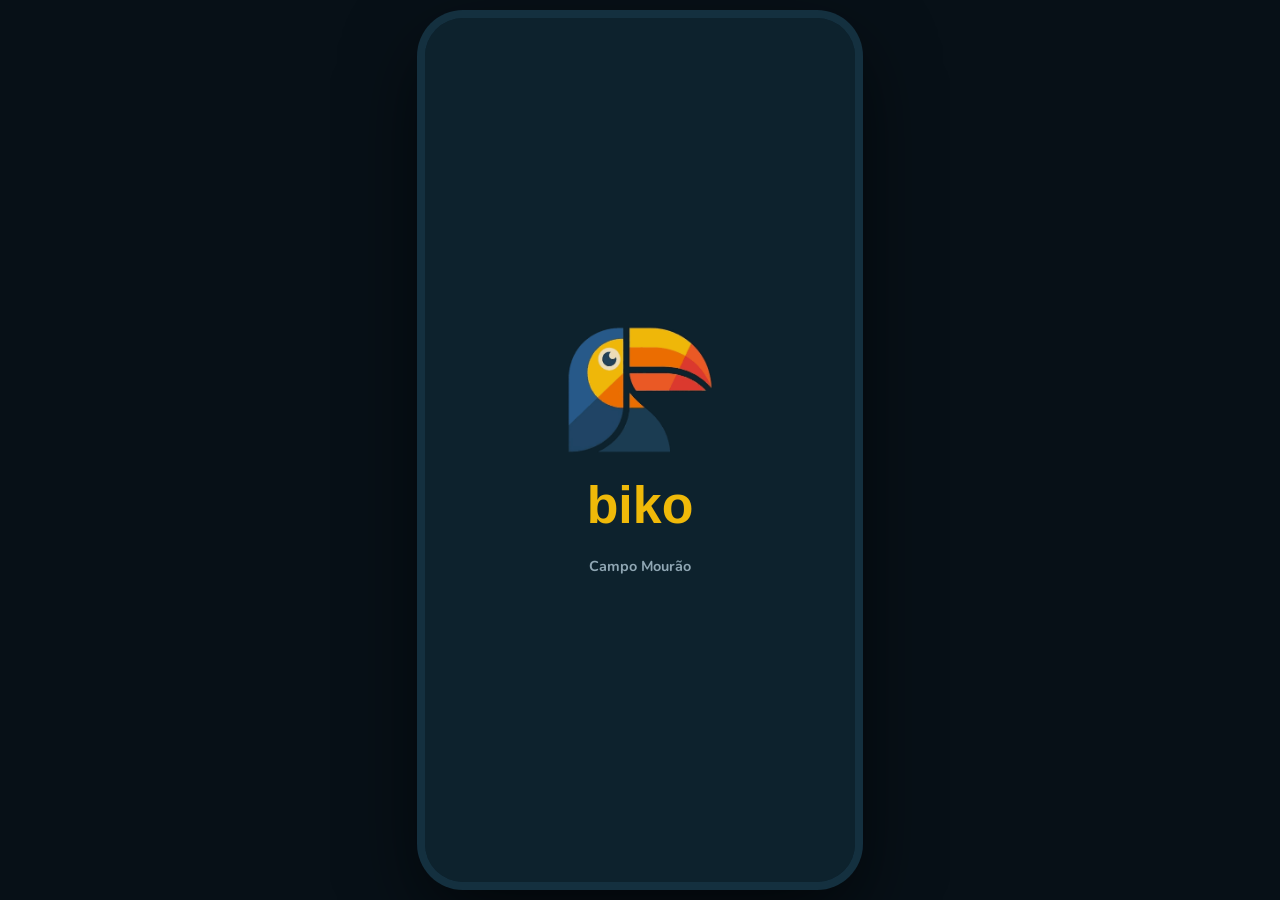
<file: full/biko2.html>
<!DOCTYPE html>
<html lang="pt-BR">

<head>
    <meta charset="UTF-8">
    <meta name="viewport" content="width=device-width, initial-scale=1, viewport-fit=cover">
    <meta name="theme-color" content="#0D222D">
    <title>Biko | Serviços em Campo Mourão</title>
    <link rel="icon" id="fav">
    <link href="https://fonts.googleapis.com/css2?family=Nunito:wght@500;700;800;900&display=swap" rel="stylesheet">
    <style>
        :root {
            --navy: #0D222D;
            --navy2: #143444;
            --navy3: #1c4357;
            --or: #E95B23;
            --ye: #EFB909;
            --cream: #FDF6E7;
            --mut: #8fa6b3;
            --line: rgba(253, 246, 231, .1);
            --red: #e8554e;
            --ok: #3fb67a
        }

        * {
            box-sizing: border-box;
            margin: 0;
            padding: 0;
            -webkit-tap-highlight-color: transparent
        }

        html,
        body {
            height: 100%
        }

        body {
            font-family: Nunito, system-ui, sans-serif;
            background: #071017;
            color: var(--cream);
            display: flex;
            align-items: center;
            justify-content: center
        }

        button,
        input,
        select,
        textarea {
            font: inherit;
            color: inherit
        }

        button {
            cursor: pointer;
            border: 0;
            background: none
        }

        :focus-visible {
            outline: 2px solid var(--ye);
            outline-offset: 2px
        }

        #app {
            position: relative;
            width: 100%;
            max-width: 430px;
            height: 100dvh;
            background: var(--navy);
            overflow: hidden;
            display: flex;
            flex-direction: column
        }

        @media(min-width:500px) {
            #app {
                height: min(880px, 96dvh);
                border-radius: 38px;
                box-shadow: 0 0 0 8px #14303f, 0 30px 80px #000a
            }
        }

        .screen {
            position: absolute;
            inset: 0;
            display: none;
            flex-direction: column;
            background: var(--navy)
        }

        .screen.on {
            display: flex
        }

        .scroll {
            flex: 1;
            overflow-y: auto;
            padding: 0 20px 24px;
            scrollbar-width: none
        }

        .scroll::-webkit-scrollbar {
            display: none
        }

        #splash {
            align-items: center;
            justify-content: center;
            gap: 22px;
            z-index: 50;
            transition: opacity .5s
        }

        #splash img.t {
            width: 150px;
            animation: pop .7s cubic-bezier(.2, 1.4, .4, 1)
        }

        #splash img.w {
            width: 170px;
            animation: pop .7s .15s both cubic-bezier(.2, 1.4, .4, 1)
        }

        #splash p {
            color: var(--mut);
            font-weight: 700;
            font-size: .9rem
        }

        @keyframes pop {
            from {
                opacity: 0;
                transform: scale(.7) translateY(14px)
            }

            to {
                opacity: 1;
                transform: none
            }
        }

        .top {
            display: flex;
            align-items: center;
            gap: 12px;
            padding: calc(env(safe-area-inset-top, 0px) + 16px) 20px 12px
        }

        .top img {
            width: 46px;
            height: auto;
            flex: none
        }

        .top .loc {
            flex: 1;
            line-height: 1.15
        }

        .top .loc small {
            color: var(--mut);
            font-weight: 700;
            font-size: .74rem
        }

        .top .loc b {
            font-size: 1.08rem;
            font-weight: 900
        }

        .ib {
            width: 42px;
            height: 42px;
            border-radius: 14px;
            background: var(--navy2);
            display: grid;
            place-items: center;
            flex: none
        }

        .ib svg {
            width: 20px;
            height: 20px;
            stroke: var(--cream);
            fill: none;
            stroke-width: 2;
            stroke-linecap: round;
            stroke-linejoin: round
        }

        .search {
            display: flex;
            align-items: center;
            gap: 10px;
            background: var(--navy2);
            border-radius: 18px;
            padding: 0 16px;
            margin: 4px 20px 14px;
            height: 52px
        }

        .search svg {
            width: 20px;
            stroke: var(--mut);
            fill: none;
            stroke-width: 2;
            flex: none
        }

        .search input {
            flex: 1;
            background: none;
            border: 0;
            outline: 0;
            font-weight: 600;
            min-width: 0
        }

        .search input::placeholder {
            color: var(--mut)
        }

        .chips {
            display: flex;
            gap: 8px;
            overflow-x: auto;
            padding: 0 20px 16px;
            scrollbar-width: none
        }

        .chips::-webkit-scrollbar {
            display: none
        }

        .chip {
            flex: none;
            padding: 9px 15px;
            border-radius: 99px;
            background: var(--navy2);
            font-weight: 800;
            font-size: .88rem;
            white-space: nowrap
        }

        .chip.on {
            background: var(--or)
        }

        h2 {
            font-size: 1.15rem;
            font-weight: 900;
            margin: 4px 0 12px;
            display: flex;
            justify-content: space-between;
            align-items: baseline
        }

        h2 small {
            color: var(--mut);
            font-weight: 700;
            font-size: .8rem
        }

        .row {
            display: flex;
            gap: 14px;
            padding: 14px;
            margin-bottom: 10px;
            background: var(--navy2);
            border-radius: 20px;
            text-align: left;
            width: 100%
        }

        .row.dest {
            box-shadow: inset 4px 0 0 var(--ye)
        }

        .av {
            width: 58px;
            height: 58px;
            border-radius: 18px;
            display: grid;
            place-items: center;
            font-weight: 900;
            font-size: 1.3rem;
            flex: none;
            color: var(--navy);
            overflow: hidden;
            background: none !important
        }

        .ph {
            display: block;
            border-radius: inherit;
            object-fit: cover
        }

        .row .info {
            flex: 1;
            min-width: 0
        }

        .row .nm {
            font-weight: 900;
            font-size: 1.02rem;
            display: flex;
            gap: 8px;
            align-items: center
        }

        .row .sv {
            color: var(--mut);
            font-size: .84rem;
            font-weight: 700;
            white-space: nowrap;
            overflow: hidden;
            text-overflow: ellipsis
        }

        .meta {
            display: flex;
            gap: 12px;
            margin-top: 7px;
            font-size: .84rem;
            font-weight: 800;
            align-items: center;
            flex-wrap: wrap
        }

        .star {
            color: var(--ye)
        }

        .tag {
            background: var(--ye);
            color: var(--navy);
            font-size: .68rem;
            font-weight: 900;
            padding: 2px 8px;
            border-radius: 99px
        }

        .off {
            color: var(--mut);
            font-weight: 700
        }

        .on-t {
            color: var(--ok);
            font-weight: 800
        }

        .empty {
            text-align: center;
            color: var(--mut);
            padding: 40px 20px;
            font-weight: 700
        }

        .empty b {
            display: block;
            color: var(--cream);
            font-size: 1.05rem;
            margin-bottom: 6px
        }

        nav.tabs {
            display: flex;
            background: var(--navy2);
            padding: 8px 10px calc(env(safe-area-inset-bottom, 0px) + 8px);
            border-top: 1px solid var(--line);
            flex: none
        }

        nav.tabs button {
            flex: 1;
            display: flex;
            flex-direction: column;
            align-items: center;
            gap: 3px;
            padding: 6px;
            font-size: .72rem;
            font-weight: 800;
            color: var(--mut)
        }

        nav.tabs svg {
            width: 23px;
            height: 23px;
            stroke: currentColor;
            fill: none;
            stroke-width: 2;
            stroke-linecap: round;
            stroke-linejoin: round
        }

        nav.tabs button.on {
            color: var(--or)
        }

        .grid {
            display: grid;
            grid-template-columns: 1fr 1fr;
            gap: 10px
        }

        .cat {
            background: var(--navy2);
            border-radius: 20px;
            padding: 18px 14px;
            text-align: left;
            font-weight: 900;
            display: flex;
            flex-direction: column;
            gap: 10px
        }

        .cat span {
            font-size: 1.9rem
        }

        .cat small {
            color: var(--mut);
            font-weight: 700
        }

        .hero {
            text-align: center;
            padding: 6px 0 18px
        }

        .hero h1 {
            font-size: 1.45rem;
            font-weight: 900
        }

        .hero p {
            color: var(--mut);
            font-weight: 700;
            font-size: .9rem
        }

        .stats {
            display: grid;
            grid-template-columns: repeat(2, 1fr);
            background: var(--navy2);
            border-radius: 20px;
            padding: 14px 4px;
            margin-bottom: 18px
        }

        .stats div {
            text-align: center;
            border-left: 1px solid var(--line)
        }

        .stats div:first-child {
            border: 0
        }

        .stats b {
            display: block;
            font-size: 1.12rem;
            font-weight: 900
        }

        .stats small {
            color: var(--mut);
            font-weight: 700;
            font-size: .74rem
        }

        .bio {
            color: #d6dde0;
            font-weight: 600;
            line-height: 1.5;
            margin-bottom: 18px
        }

        .srv {
            display: flex;
            justify-content: space-between;
            gap: 12px;
            padding: 12px 0;
            border-bottom: 1px dashed var(--line);
            font-weight: 700
        }

        .srv b {
            color: var(--ye);
            white-space: nowrap
        }

        .rev {
            padding: 12px 0;
            border-bottom: 1px dashed var(--line);
            font-weight: 600;
            font-size: .92rem
        }

        .rev .h {
            display: flex;
            justify-content: space-between;
            font-weight: 900;
            margin-bottom: 3px
        }

        .rev small {
            color: var(--mut);
            font-weight: 700
        }

        .rev .who {
            display: flex;
            gap: 10px;
            align-items: center
        }

        .rev .who .av {
            width: 34px;
            height: 34px;
            border-radius: 12px
        }

        .bar {
            padding: 12px 20px calc(env(safe-area-inset-bottom, 0px) + 14px);
            background: var(--navy);
            border-top: 1px solid var(--line);
            display: flex;
            gap: 10px;
            flex: none
        }

        .btn {
            flex: 1;
            background: var(--or);
            color: #fff;
            font-weight: 900;
            border-radius: 18px;
            padding: 15px;
            font-size: 1rem;
            transition: transform .1s
        }

        .btn:active {
            transform: scale(.97)
        }

        .btn.sec {
            background: var(--navy2)
        }

        .btn.ye {
            background: var(--ye);
            color: var(--navy)
        }

        .bar .btn svg {
            width: 20px;
            height: 20px;
            stroke: #fff;
            fill: none;
            stroke-width: 2;
            vertical-align: -4px;
            margin-right: 6px
        }

        .ov {
            position: absolute;
            inset: 0;
            background: #000a;
            z-index: 20;
            display: none;
            align-items: flex-end
        }

        .ov.on {
            display: flex
        }

        .sheet {
            width: 100%;
            background: var(--navy2);
            border-radius: 28px 28px 0 0;
            padding: 10px 20px calc(env(safe-area-inset-bottom, 0px) + 22px);
            max-height: 88%;
            overflow-y: auto;
            animation: up .25s ease-out
        }

        @keyframes up {
            from {
                transform: translateY(60px);
                opacity: .4
            }

            to {
                transform: none;
                opacity: 1
            }
        }

        .sheet:before {
            content: "";
            display: block;
            width: 44px;
            height: 5px;
            border-radius: 9px;
            background: var(--line);
            margin: 0 auto 14px
        }

        .sheet h3 {
            font-size: 1.2rem;
            font-weight: 900;
            margin-bottom: 14px
        }

        label {
            display: block;
            font-weight: 800;
            font-size: .84rem;
            color: var(--mut);
            margin: 12px 0 6px
        }

        .f {
            width: 100%;
            background: var(--navy);
            border: 1.5px solid var(--line);
            border-radius: 14px;
            padding: 13px 14px;
            font-weight: 600;
            outline: 0
        }

        .f:focus {
            border-color: var(--or)
        }

        textarea.f {
            min-height: 84px;
            resize: none
        }

        .stars {
            display: flex;
            gap: 6px
        }

        .stars button {
            font-size: 2rem;
            color: var(--navy3);
            line-height: 1
        }

        .stars button.on {
            color: var(--ye)
        }

        .plan {
            border-radius: 22px;
            padding: 18px;
            margin-bottom: 12px;
            background: var(--navy2)
        }

        .plan.hl {
            background: linear-gradient(135deg, var(--or), #c9430f)
        }

        .plan h3 {
            font-weight: 900;
            font-size: 1.1rem;
            margin-bottom: 6px
        }

        .plan li {
            margin: 6px 0 0 18px;
            font-weight: 700;
            font-size: .92rem
        }

        .toast {
            position: absolute;
            left: 20px;
            right: 20px;
            bottom: 96px;
            background: var(--cream);
            color: var(--navy);
            font-weight: 800;
            padding: 13px 16px;
            border-radius: 16px;
            z-index: 60;
            transform: translateY(30px);
            opacity: 0;
            transition: .25s;
            pointer-events: none;
            text-align: center
        }

        .toast.on {
            transform: none;
            opacity: 1
        }

        .topr {
            display: flex;
            align-items: center;
            gap: 10px;
            padding: calc(env(safe-area-inset-top, 0px) + 14px) 20px 8px;
            font-weight: 900
        }

        .topr span {
            flex: 1
        }

        .acts {
            display: flex;
            justify-content: center;
            gap: 22px;
            margin-bottom: 18px
        }

        .act {
            display: flex;
            flex-direction: column;
            align-items: center;
            gap: 6px;
            font-size: .76rem;
            font-weight: 800;
            color: var(--mut);
            width: 68px
        }

        .act i {
            width: 50px;
            height: 50px;
            border-radius: 50%;
            background: var(--navy2);
            display: grid;
            place-items: center
        }

        .act svg,
        .ic svg {
            width: 21px;
            height: 21px;
            stroke: var(--cream);
            fill: none;
            stroke-width: 2;
            stroke-linecap: round;
            stroke-linejoin: round
        }

        .act.rd i {
            background: #3a1f26
        }

        .act.rd svg {
            stroke: var(--red)
        }

        .act.rd {
            color: #f08a85
        }

        .act.on i {
            background: var(--or)
        }

        .act.on svg {
            fill: #fff
        }

        .act.st i {
            background: #3a3112
        }

        .act.st svg {
            stroke: var(--ye)
        }

        .inf {
            display: flex;
            gap: 12px;
            align-items: center;
            padding: 11px 0;
            border-bottom: 1px dashed var(--line);
            font-weight: 700;
            font-size: .92rem
        }

        .inf .ic {
            width: 38px;
            height: 38px;
            border-radius: 12px;
            background: var(--navy2);
            display: grid;
            place-items: center;
            flex: none
        }

        .inf small {
            display: block;
            color: var(--mut);
            font-size: .74rem
        }

        .sk {
            display: flex;
            flex-wrap: wrap;
            gap: 8px;
            margin-bottom: 18px
        }

        .sk span {
            background: var(--navy2);
            padding: 7px 13px;
            border-radius: 99px;
            font-weight: 800;
            font-size: .84rem
        }

        .sum {
            display: flex;
            gap: 18px;
            align-items: center;
            background: var(--navy2);
            border-radius: 20px;
            padding: 16px;
            margin-bottom: 6px
        }

        .sum .big {
            text-align: center
        }

        .sum .big b {
            font-size: 2.5rem;
            font-weight: 900;
            line-height: 1;
            display: block
        }

        .sum .big small {
            color: var(--mut);
            font-weight: 700
        }

        .dist {
            flex: 1;
            display: grid;
            gap: 5px
        }

        .dist div {
            display: flex;
            align-items: center;
            gap: 8px;
            font-size: .76rem;
            font-weight: 800
        }

        .dist i {
            flex: 1;
            height: 7px;
            border-radius: 9px;
            background: var(--navy);
            overflow: hidden
        }

        .dist i u {
            display: block;
            height: 100%;
            background: var(--ye)
        }

        .shots {
            display: flex;
            gap: 8px;
            margin-top: 8px
        }

        .shots img {
            width: 78px;
            height: 78px;
            object-fit: cover;
            border-radius: 14px;
            cursor: zoom-in
        }

        .gal {
            display: grid;
            grid-template-columns: repeat(2, 1fr);
            gap: 10px;
            margin-bottom: 6px
        }

        .gal figure {
            margin: 0
        }

        .gal img {
            width: 100%;
            aspect-ratio: 1;
            object-fit: cover;
            border-radius: 18px;
            display: block;
            cursor: zoom-in
        }

        .gal figcaption {
            font-size: .78rem;
            font-weight: 700;
            color: var(--mut);
            margin-top: 5px
        }

        #lb {
            align-items: center;
            justify-content: center;
            z-index: 70
        }

        #lb img {
            max-width: 92%;
            max-height: 80%;
            border-radius: 20px
        }

        .hr {
            display: flex;
            align-items: center;
            gap: 8px;
            margin-bottom: 8px
        }

        .hr label {
            margin: 0;
            flex: 1;
            display: flex;
            align-items: center;
            gap: 8px;
            color: var(--cream);
            font-size: .9rem
        }

        .hr input[type=checkbox] {
            width: 18px;
            height: 18px;
            accent-color: var(--or)
        }

        .hr input[type=time] {
            width: 92px;
            padding: 9px
        }

        @media(prefers-reduced-motion:reduce) {
            * {
                animation: none !important;
                transition: none !important
            }
        }

        /* --- ajustes: selo de filtros ativos --- */
        .ib {
            position: relative
        }

        .bd {
            display: none;
            position: absolute;
            top: -5px;
            right: -5px;
            min-width: 19px;
            height: 19px;
            padding: 0 5px;
            border-radius: 10px;
            background: var(--or);
            color: #fff;
            font-size: .72rem;
            font-weight: 900;
            place-items: center
        }

        .bd.on {
            display: grid
        }

        /* --- correção: a barra de abas ficava escondida atrás das telas (no topo); agora fixa no rodapé --- */
        nav.tabs {
            position: absolute;
            left: 0;
            right: 0;
            bottom: 0;
            z-index: 12
        }

        .screen:not(#det) .scroll {
            padding-bottom: 104px
        }
    </style>
</head>

<body>
    <div id="app">
        <div class="screen on" id="splash"><img class="t" data-i="icon" alt=""><img class="w" data-i="word" alt="biko">
            <p>Campo Mourão</p>
        </div>

        <div class="screen" id="home">
            <div class="top"><img data-i="icon" alt="Biko">
                <div class="loc"><small>Você está em</small><br><b>Campo Mourão, PR</b></div>
                <button class="ib" id="fbtn" aria-label="Filtros"><svg viewBox="0 0 24 24">
                        <path d="M4 6h16M7 12h10M10 18h4" />
                    </svg><span class="bd" id="fbd"></span></button>
            </div>
            <div class="search"><svg viewBox="0 0 24 24">
                    <circle cx="11" cy="11" r="7" />
                    <path d="m20 20-3.5-3.5" />
                </svg><input id="q" placeholder="Cortar grama, pintor, eletricista..." aria-label="Buscar serviço">
            </div>
            <div class="chips" id="chips"></div>
            <div class="scroll" id="list"></div>
        </div>

        <div class="screen" id="cats">
            <div class="top">
                <div class="loc"><b style="font-size:1.4rem">Serviços</b><br><small>Escolha o que você precisa</small>
                </div>
            </div>
            <div class="scroll">
                <div class="grid" id="catgrid"></div>
            </div>
        </div>

        <div class="screen" id="saved">
            <div class="top">
                <div class="loc"><b style="font-size:1.4rem">Salvos</b><br><small>Os prestadores que você
                        guardou</small>
                </div>
            </div>
            <div class="scroll" id="savedl"></div>
        </div>

        <div class="screen" id="ad">
            <div class="top">
                <div class="loc"><b style="font-size:1.4rem">Anunciar no Biko</b><br><small>Seja encontrado por quem
                        está perto</small></div>
            </div>
            <div class="scroll">
                <div class="plan">
                    <h3>Grátis</h3>
                    <ul>
                        <li>Perfil com seus serviços e fotos de trabalhos</li>
                        <li>Clientes chamam direto no seu WhatsApp</li>
                    </ul>
                </div>
                <div class="plan hl">
                    <h3>Patrocinado</h3>
                    <ul>
                        <li>Aparece no topo da lista</li>
                        <li>Selo Patrocinado no seu perfil</li>
                    </ul><button class="btn ye" style="margin-top:14px;width:100%" id="dest">Turbinar Serviços</button>
                </div>
                <h2 style="margin-top:20px">Criar meu perfil grátis</h2>
                <label for="a-n">Seu nome</label><input class="f" id="a-n" autocomplete="name">
                <label for="a-s">Serviço que você faz</label><select class="f" id="a-s"></select>
                <label for="a-b">Bairro</label><select class="f" id="a-b"></select>
                <label for="a-w">WhatsApp com DDD</label><input class="f" id="a-w" inputmode="tel"
                    placeholder="44 99999-9999">
                <label>Horários em que você atende</label>
                <div id="a-h"></div>
                <label for="a-f">Sua foto (opcional)</label><input class="f" type="file" accept="image/*" id="a-f">
                <button class="btn" style="width:100%;margin-top:18px" id="a-ok">Criar perfil</button>
                <div id="wk"></div>
            </div>
        </div>

        <div class="screen" id="det" style="z-index:10"></div>

        <nav class="tabs" id="tabs">
            <button data-t="home" class="on"><svg viewBox="0 0 24 24">
                    <path d="M3 11 12 3l9 8v9a1 1 0 0 1-1 1h-5v-6H9v6H4a1 1 0 0 1-1-1z" />
                </svg>Início</button>
            <button data-t="cats"><svg viewBox="0 0 24 24">
                    <rect x="4" y="4" width="6.5" height="6.5" rx="2" />
                    <rect x="13.5" y="4" width="6.5" height="6.5" rx="2" />
                    <rect x="4" y="13.5" width="6.5" height="6.5" rx="2" />
                    <rect x="13.5" y="13.5" width="6.5" height="6.5" rx="2" />
                </svg>Serviços</button>
            <button data-t="saved"><svg viewBox="0 0 24 24">
                    <path d="M12 20s-7-4.4-7-10a4 4 0 0 1 7-2.5A4 4 0 0 1 19 10c0 5.6-7 10-7 10z" />
                </svg>Salvos</button>
            <button data-t="ad"><svg viewBox="0 0 24 24">
                    <path d="M12 5v14M5 12h14" />
                </svg>Anunciar</button>
        </nav>
        <div class="ov" id="lb"><img id="lbi" alt="Foto ampliada"></div>
        <div class="ov" id="ov">
            <div class="sheet" id="sheet"></div>
        </div>
        <div class="toast" id="toast"></div>
    </div>
    <script>
        /* Logos: ICON = tucano do Biko (PNG em base64). WORD = nome "biko" (pode trocar por PNG em base64 se quiser) */
        const svgURI = s => "data:image/svg+xml," + encodeURIComponent(s);
        const ICON = "[data-uri]";
        const WORD = svgURI('<svg xmlns="http://www.w3.org/2000/svg" viewBox="0 0 190 64"><text x="95" y="52" font-family="Nunito,Arial" font-weight="900" font-size="58" text-anchor="middle" fill="#EFB909">biko</text></svg>');
        document.querySelectorAll("[data-i]").forEach(i => i.src = i.dataset.i === "icon" ? ICON : WORD);
        document.getElementById("fav").href = ICON;

        const CATS = [["Corte de grama", "🌱"], ["Jardinagem", "🌿"], ["Limpeza", "🧼"], ["Diarista", "🧹"], ["Pintura", "🎨"], ["Pedreiro", "🧱"], ["Eletricista", "💡"], ["Encanador", "🚰"], ["Marceneiro", "🪚"], ["Mudanças", "🚚"], ["Reparos em geral", "🔧"], ["Montagem de móveis", "🪑"]];
        const BAIRROS = ["Centro", "Jardim Lar Paraná", "Jardim Tropical", "Vila Urupês", "Jardim Itália", "Jardim Gralha Azul"];
        /* horários prontos para os novos prestadores */
        const H24 = () => { const o = {};["seg", "ter", "qua", "qui", "sex", "sab", "dom"].forEach(d => o[d] = ["00:00", "23:59"]); return o };
        const HH = (a, b, sab, dom) => ({ seg: [a, b], ter: [a, b], qua: [a, b], qui: [a, b], sex: [a, b], sab: sab || null, dom: dom || null });
        const BASE = [
            { id: 1, nome: "Carlos Silva", cats: ["Corte de grama", "Jardinagem"], bairro: "Centro", desde: "2025-03-10", dest: 1, on: 1, wpp: "5544999990001", bio: "Mais de 10 anos cuidando de jardins e gramados em Campo Mourão. Levo meu próprio equipamento.", sv: [["Corte de grama (até 200 m²)", 70], ["Terreno grande", 150], ["Poda e jardinagem", 100]] },
            { id: 2, nome: "Maria das Graças", cats: ["Diarista", "Limpeza"], bairro: "Jardim Lar Paraná", desde: "2025-08-22", dest: 1, on: 1, wpp: "5544999990002", bio: "Limpeza residencial e pós-obra com capricho. Dias fixos ou diárias avulsas.", sv: [["Diária de limpeza (8h)", 150], ["Limpeza pós-obra", 250]] },
            { id: 3, nome: "João Pedro Almeida", cats: ["Pintura", "Reparos em geral"], bairro: "Jardim Tropical", desde: "2024-11-05", dest: 0, on: 0, wpp: "5544999990003", bio: "Pintor residencial e comercial. Também faço reboco e massa corrida.", sv: [["Pintura de cômodo", 350], ["Casa completa (orçamento)", 1500], ["Massa corrida", 200]] },
            { id: 4, nome: "Roberto Machado", cats: ["Eletricista"], bairro: "Vila Urupês", desde: "2025-01-18", dest: 0, on: 1, wpp: "5544999990004", bio: "Tomadas, chuveiros, ventiladores e quadros de energia. Atendo emergências.", sv: [["Instalação de chuveiro", 100], ["Troca de tomada (por ponto)", 40], ["Visita técnica", 80]] },
            { id: 5, nome: "Anderson Souza", cats: ["Encanador", "Reparos em geral"], bairro: "Jardim Itália", desde: "2025-06-02", dest: 0, on: 1, wpp: "5544999990005", bio: "Vazamentos, troca de torneiras, caixa d'água e desentupimento.", sv: [["Conserto de vazamento", 90], ["Desentupimento", 120]] },
            { id: 6, nome: "Edson Ferreira", cats: ["Pedreiro"], bairro: "Jardim Gralha Azul", desde: "2024-09-14", dest: 0, on: 0, wpp: "5544999990006", bio: "Muros, calçadas, pisos e pequenas reformas. Orçamento sem compromisso.", sv: [["Diária de pedreiro", 220], ["Assentamento de piso (m²)", 35]] },
            { id: 7, nome: "Luciana Prado", cats: ["Montagem de móveis"], bairro: "Centro", desde: "2026-02-01", dest: 0, on: 1, wpp: "5544999990007", bio: "Montagem de guarda-roupas, cozinhas e estantes. Pontual e cuidadosa.", sv: [["Guarda-roupa (até 6 portas)", 150], ["Móvel pequeno", 60]] },
            { id: 8, nome: "Marcos Vinícius", cats: ["Mudanças"], bairro: "Jardim Lar Paraná", desde: "2025-10-30", dest: 0, on: 1, wpp: "5544999990008", bio: "Fretes e mudanças em Campo Mourão e região, com ajudantes.", sv: [["Frete pequeno", 80], ["Mudança residencial", 400]] },
            { id: 9, nome: "Tiago Moreira", cats: ["Corte de grama", "Jardinagem"], bairro: "Jardim Tropical", desde: "2025-04-12", dest: 0, on: 1, wpp: "5544999990009", bio: "Corte de grama, limpeza de terrenos e manutenção de jardins. Atendo casas e comércios.", sv: [["Corte de grama (quintal)", 60], ["Limpeza de terreno", 180], ["Manutenção mensal de jardim", 120]] },
            { id: 10, nome: "Josiane Lima", cats: ["Limpeza", "Diarista"], bairro: "Vila Urupês", desde: "2025-02-20", dest: 0, on: 1, wpp: "5544999990010", bio: "Faxina completa de casas e apartamentos, com produtos próprios se preferir.", sv: [["Faxina residencial", 140], ["Limpeza de apartamento", 120]] },
            { id: 11, nome: "Fábio Nogueira", cats: ["Pintura"], bairro: "Centro", desde: "2024-10-08", dest: 1, on: 1, wpp: "5544999990011", bio: "Pintura residencial e predial com acabamento fino. Orçamento grátis e sem compromisso.", sv: [["Pintura de cômodo", 380], ["Pintura de fachada", 1200], ["Aplicação de textura", 250]] },
            { id: 12, nome: "Rogério Batista", cats: ["Marceneiro"], bairro: "Jardim Itália", desde: "2024-08-30", dest: 0, on: 1, wpp: "5544999990012", bio: "Móveis sob medida, consertos e portas de madeira. Mais de 15 anos de bancada.", sv: [["Armário sob medida (mão de obra)", 900], ["Conserto de móveis", 120], ["Porta e janela de madeira", 300]] },
            { id: 13, nome: "Cleusa Andrade", cats: ["Diarista"], bairro: "Jardim Gralha Azul", desde: "2025-05-14", dest: 0, on: 1, wpp: "5544999990013", bio: "Diarista de confiança, com referências de clientes fixos há anos.", sv: [["Diária de diarista", 140], ["Passar roupa (por hora)", 20]] },
            { id: 14, nome: "Wellington Cruz", cats: ["Eletricista", "Reparos em geral"], bairro: "Jardim Lar Paraná", desde: "2025-03-03", dest: 0, on: 1, wpp: "5544999990014", hor: H24(), bio: "Plantão elétrico 24 horas, todos os dias. Falta de energia, curto e disjuntor que cai.", sv: [["Plantão elétrico 24h", 120], ["Instalação de ventilador", 90], ["Revisão de quadro de luz", 200]] },
            { id: 15, nome: "Priscila Duarte", cats: ["Montagem de móveis"], bairro: "Jardim Tropical", desde: "2025-07-19", dest: 0, on: 1, wpp: "5544999990015", bio: "Monto guarda-roupas, cozinhas e racks com cuidado e sem sobrar parafuso.", sv: [["Guarda-roupa (até 6 portas)", 140], ["Cozinha modulada", 250], ["Móvel pequeno", 60]] },
            { id: 16, nome: "Valdir Pereira", cats: ["Pedreiro"], bairro: "Vila Urupês", desde: "2024-12-02", dest: 0, on: 1, wpp: "5544999990016", bio: "Calçadas, muros e reboco. Trabalho limpo e dentro do prazo.", sv: [["Diária de pedreiro", 230], ["Calçada (m²)", 45], ["Reboco (m²)", 30]] },
            { id: 17, nome: "Ana Paula Ribeiro", cats: ["Limpeza"], bairro: "Centro", desde: "2025-01-09", dest: 1, on: 1, wpp: "5544999990017", bio: "Equipe de limpeza residencial e pós-obra. Atendimento rápido e produtos de qualidade.", sv: [["Limpeza residencial", 170], ["Limpeza pós-obra", 300], ["Limpeza de vidros", 120]] },
            { id: 18, nome: "Gilmar Santos", cats: ["Encanador"], bairro: "Jardim Itália", desde: "2025-02-11", dest: 0, on: 1, wpp: "5544999990018", hor: H24(), bio: "Plantão hidráulico 24 horas. Vazamentos, entupimentos e caixa d'água.", sv: [["Plantão hidráulico 24h", 120], ["Troca de torneira", 70], ["Limpeza de caixa d'água", 150]] },
            { id: 19, nome: "Samuel Rocha", cats: ["Mudanças"], bairro: "Jardim Gralha Azul", desde: "2025-06-25", dest: 0, on: 1, wpp: "5544999990019", hor: HH("06:00", "20:00", ["06:00", "20:00"], ["08:00", "16:00"]), bio: "Caminhão baú, ajudantes e proteção para os móveis. Atendo inclusive fim de semana.", sv: [["Frete pequeno", 90], ["Mudança residencial", 420], ["Montagem pós-mudança", 150]] },
            { id: 20, nome: "Eliane Martins", cats: ["Diarista", "Limpeza"], bairro: "Jardim Lar Paraná", desde: "2025-09-04", dest: 0, on: 1, wpp: "5544999990020", hor: { seg: null, ter: null, qua: null, qui: null, sex: ["12:00", "22:00"], sab: ["07:00", "19:00"], dom: ["07:00", "19:00"] }, bio: "Faxina de sexta à noite e fim de semana, para quem trabalha a semana toda.", sv: [["Diária de fim de semana", 150], ["Faxina pesada", 200]] },
            { id: 21, nome: "Cláudio Vieira", cats: ["Marceneiro", "Reparos em geral"], bairro: "Centro", desde: "2024-09-22", dest: 1, on: 1, wpp: "5544999990021", bio: "Marcenaria fina: planejados, decks e restauro de móveis antigos.", sv: [["Móveis planejados (m linear)", 450], ["Reforma de móveis", 200], ["Deck de madeira (m²)", 120]] },
            { id: 22, nome: "Renato Alves", cats: ["Jardinagem", "Corte de grama"], bairro: "Jardim Itália", desde: "2025-08-01", dest: 0, on: 1, wpp: "5544999990022", hor: HH("07:00", "17:00", ["07:00", "17:00"], ["07:00", "12:00"]), bio: "Poda de árvores, paisagismo e corte de grama. Levo tudo para o descarte.", sv: [["Poda de árvores", 200], ["Corte de grama", 70], ["Plantio e paisagismo", 250]] },
            { id: 23, nome: "Débora Fonseca", cats: ["Limpeza"], bairro: "Jardim Tropical", desde: "2025-11-10", dest: 0, on: 1, wpp: "5544999990023", hor: HH("13:00", "22:00", ["13:00", "22:00"], null), bio: "Limpeza à tarde e à noite, ideal para quem só chega em casa mais tarde.", sv: [["Limpeza noturna", 130], ["Limpeza de apartamento", 120]] },
            { id: 24, nome: "Leandro Gomes", cats: ["Reparos em geral", "Montagem de móveis"], bairro: "Vila Urupês", desde: "2025-04-28", dest: 0, on: 1, wpp: "5544999990024", hor: HH("08:00", "22:00", ["08:00", "22:00"], ["09:00", "18:00"]), bio: "Faz-tudo: chuveiro, torneira, prateleira, quadro, fechadura. Atendo até de noite.", sv: [["Chuveiro e torneira", 100], ["Prateleiras e quadros", 70], ["Reparo geral (hora)", 50]] },
            { id: 25, nome: "Márcia Teixeira", cats: ["Diarista", "Limpeza"], bairro: "Jardim Gralha Azul", desde: "2025-03-17", dest: 0, on: 1, wpp: "5544999990025", bio: "Diárias e limpeza de fim de obra. Cuidado com os móveis e com a sua casa.", sv: [["Diária de diarista", 150], ["Limpeza de fim de obra", 250]] },
            { id: 26, nome: "Osvaldo Pinheiro", cats: ["Pedreiro", "Reparos em geral"], bairro: "Jardim Lar Paraná", desde: "2024-10-19", dest: 0, on: 1, wpp: "5544999990026", bio: "Reformas de banheiro, muros e ampliações. Material e mão de obra.", sv: [["Reforma de banheiro", 1500], ["Muro (m²)", 70], ["Diária de pedreiro", 230]] },
            { id: 27, nome: "Thiago Barros", cats: ["Eletricista"], bairro: "Jardim Gralha Azul", desde: "2025-05-26", dest: 0, on: 1, wpp: "5544999990027", hor: HH("06:00", "23:00", ["06:00", "23:00"], ["08:00", "20:00"]), bio: "Instalação de ar-condicionado, luminárias e fiação de cômodos. Serviço com garantia.", sv: [["Instalação de ar-condicionado", 250], ["Troca de fiação (ponto)", 50], ["Instalação de luminárias", 80]] },
            { id: 28, nome: "Simone Araújo", cats: ["Pintura", "Reparos em geral"], bairro: "Centro", desde: "2025-02-05", dest: 0, on: 0, wpp: "5544999990028", bio: "Pintura de portões, grades e ambientes internos. Também trato infiltração.", sv: [["Pintura de portão e grades", 300], ["Pintura de cômodo", 350], ["Reparo de infiltração", 250]] },
            { id: 29, nome: "Heitor Campos", cats: ["Corte de grama"], bairro: "Vila Urupês", desde: "2025-09-12", dest: 0, on: 1, wpp: "5544999990029", hor: { seg: null, ter: null, qua: null, qui: null, sex: null, sab: ["06:00", "18:00"], dom: ["06:00", "18:00"] }, bio: "Corte de grama aos sábados e domingos, com roçadeira e acabamento.", sv: [["Corte de grama (até 300 m²)", 70], ["Terreno grande", 180]] },
            { id: 30, nome: "Nair Cardoso", cats: ["Diarista"], bairro: "Jardim Itália", desde: "2024-11-27", dest: 0, on: 1, wpp: "5544999990030", bio: "Mais de 20 anos de experiência cuidando de casas de família.", sv: [["Diária de diarista", 140], ["Cuidar de roupas", 90]] },
            { id: 31, nome: "Jonas Ferraz", cats: ["Mudanças", "Reparos em geral"], bairro: "Centro", desde: "2025-07-07", dest: 0, on: 1, wpp: "5544999990031", hor: HH("06:00", "22:00", ["06:00", "22:00"], ["06:00", "22:00"]), bio: "Fretes e mudanças todos os dias, com montagem e desmontagem de móveis.", sv: [["Frete pequeno", 90], ["Mudança completa", 480], ["Montagem de móveis", 120]] },
            { id: 32, nome: "Patrícia Mendes", cats: ["Montagem de móveis", "Marceneiro"], bairro: "Jardim Lar Paraná", desde: "2025-10-02", dest: 0, on: 1, wpp: "5544999990032", bio: "Montagem de cozinhas planejadas e ajustes de marcenaria.", sv: [["Cozinha planejada (montagem)", 400], ["Guarda-roupa", 150], ["Painel de TV", 100]] },
            { id: 33, nome: "Adriano Lopes", cats: ["Encanador", "Reparos em geral"], bairro: "Jardim Tropical", desde: "2025-04-05", dest: 0, on: 1, wpp: "5544999990033", hor: HH("07:00", "21:00", ["07:00", "21:00"], ["08:00", "18:00"]), bio: "Hidráulica residencial: registros, vasos, torneiras e desentupimento.", sv: [["Troca de torneira/registro", 90], ["Desentupimento", 130], ["Instalação de vaso", 160]] },
            { id: 34, nome: "Kátia Medeiros", cats: ["Limpeza", "Diarista"], bairro: "Jardim Tropical", desde: "2024-12-15", dest: 1, on: 1, wpp: "5544999990034", bio: "Limpeza residencial e comercial, com higienização de sofás e colchões.", sv: [["Limpeza residencial", 190], ["Limpeza comercial", 250], ["Higienização de sofá", 160]] },
            { id: 35, nome: "Evandro Dias", cats: ["Pedreiro"], bairro: "Jardim Itália", desde: "2025-01-30", dest: 0, on: 0, wpp: "5544999990035", bio: "Pisos, azulejos e acabamentos. Agenda cheia por enquanto, mas aceita encomendas futuras.", sv: [["Assentamento de piso (m²)", 38], ["Diária de pedreiro", 220]] },
            { id: 36, nome: "Lúcia Bernardes", cats: ["Jardinagem"], bairro: "Centro", desde: "2025-06-14", dest: 0, on: 1, wpp: "5544999990036", bio: "Paisagismo, hortas caseiras e manutenção de jardins residenciais.", sv: [["Paisagismo", 250], ["Manutenção de jardim", 120], ["Horta caseira", 180]] },
            { id: 37, nome: "Sérgio Matos", cats: ["Eletricista", "Reparos em geral"], bairro: "Vila Urupês", desde: "2024-09-09", dest: 0, on: 1, wpp: "5544999990037", hor: HH("07:00", "19:00", ["07:00", "13:00"], null), bio: "Eletricista com NR-10. Fiação completa, quadros e laudos simples.", sv: [["Fiação de cômodo", 350], ["Instalação de chuveiro", 100], ["Troca de disjuntor", 80]] },
            { id: 38, nome: "Bianca Freitas", cats: ["Pintura"], bairro: "Jardim Lar Paraná", desde: "2025-08-18", dest: 0, on: 1, wpp: "5544999990038", bio: "Pintura de apartamentos e salas comerciais, com textura e grafiato.", sv: [["Pintura de apartamento", 900], ["Pintura de cômodo", 360], ["Textura e grafiato", 300]] },
            { id: 39, nome: "Nelson Oliveira", cats: ["Corte de grama", "Jardinagem"], bairro: "Jardim Gralha Azul", desde: "2026-09-02", dest: 0, on: 1, wpp: "5544999990039", bio: "Acabei de entrar no Biko! Corte de grama, poda de cerca viva e limpeza de lotes.", sv: [["Corte de grama", 60], ["Poda de cerca viva", 120], ["Limpeza de lote", 200]] },
            { id: 40, nome: "Camila Rezende", cats: ["Montagem de móveis", "Reparos em geral"], bairro: "Jardim Itália", desde: "2026-09-15", dest: 0, on: 1, wpp: "5544999990040", bio: "Novidade por aqui: monto móveis pequenos, penduro quadros e faço reparos rápidos.", sv: [["Montagem de cômoda e criado", 80], ["Pendurar quadros e prateleiras", 60], ["Reparos rápidos", 70]] }];
        const AV0 = [[1, "Fernanda L.", 5, "Pontual e deixou o quintal impecável.", 70, "2026-08-12"], [1, "Paulo R.", 5, "Ótimo serviço, recomendo!", 80, "2026-07-03"], [1, "Sandra M.", 4, "Bom trabalho, só atrasou um pouco.", 110, "2026-05-20"], [2, "Cláudia B.", 5, "Casa cheirosa e organizada. Super confiável.", 150, "2026-09-01"], [2, "Ricardo T.", 5, "Faço limpeza com ela toda semana.", 160, "2026-08-15"], [3, "Alice P.", 4, "Pintura de dois quartos ficou ótima.", 330, "2026-06-11"], [4, "Gustavo H.", 5, "Resolveu o problema do quadro de luz rapidinho.", 90, "2026-09-10"], [4, "Helena C.", 4, "Educado e honesto no orçamento.", 110, "2026-04-02"], [5, "Bruno A.", 5, "Resolveu o vazamento no mesmo dia.", 95, "2026-09-20"], [7, "Teresa G.", 5, "Montou tudo em uma tarde.", 150, "2026-09-14"], [8, "Daniel O.", 4, "Cuidou bem dos móveis.", 420, "2026-08-30"],
        [9, "Marta Q.", 5, "Deixou o gramado lindo e levou todo o lixo.", 65, "2026-09-12"], [9, "Vinícius P.", 4, "Bom custo-benefício.", 60, "2026-08-02"],
        [10, "Rosana F.", 5, "Muito caprichosa, minha casa ficou brilhando.", 140, "2026-09-18"], [10, "Carlos E.", 5, "Pontual e honesta.", 150, "2026-07-27"], [10, "Luana S.", 4, "Fez uma ótima limpeza de apartamento.", 130, "2026-06-09"],
        [11, "Henrique B.", 5, "Pintou a sala e os quartos sem sujar nada.", 420, "2026-09-08"], [11, "Jussara L.", 5, "Acabamento perfeito, super recomendo.", 380, "2026-08-19"], [11, "Marcelo D.", 4, "Cumpriu o prazo combinado.", 360, "2026-06-30"], [11, "Aline T.", 5, "Ótimo profissional, preço justo.", 400, "2026-05-14"],
        [12, "Dona Ivone", 5, "Fez um armário de cozinha sob medida, ficou lindo.", 1200, "2026-09-02"], [12, "Murilo K.", 4, "Trabalho bonito, entregou uma semana depois do combinado.", 300, "2026-07-15"],
        [13, "Sueli M.", 5, "Confio de olhos fechados, vem toda semana.", 140, "2026-09-25"], [13, "Paulo H.", 4, "Muito atenciosa.", 140, "2026-08-11"],
        [14, "Igor V.", 5, "Veio de madrugada resolver a falta de energia.", 180, "2026-09-27"], [14, "Natália C.", 5, "Rápido e explicou tudo que fez.", 120, "2026-09-05"], [14, "Edu R.", 4, "Chegou em meia hora.", 150, "2026-07-22"],
        [15, "Simone G.", 5, "Montou meu guarda-roupa em 2 horas.", 140, "2026-09-16"], [15, "Rafael A.", 4, "Cuidadosa com os móveis.", 80, "2026-08-23"],
        [16, "Odair S.", 4, "Fez a calçada da frente, ficou firme.", 900, "2026-07-30"], [16, "Cristina P.", 5, "Honesto e trabalhador.", 250, "2026-06-18"],
        [17, "Beatriz V.", 5, "Equipe pontual e muito organizada.", 180, "2026-09-21"], [17, "Alexandre N.", 5, "Limpeza pós-obra impecável.", 320, "2026-09-03"], [17, "Fernanda R.", 4, "Gostei do atendimento.", 170, "2026-07-10"], [17, "Gustavo M.", 5, "Recomendo demais.", 175, "2026-05-26"],
        [18, "Lorena D.", 5, "Resolveu o vazamento da pia no mesmo dia.", 110, "2026-09-14"], [18, "Matheus F.", 5, "O plantão salvou meu domingo.", 200, "2026-09-06"], [18, "Denise A.", 4, "Preço justo.", 95, "2026-08-01"],
        [19, "Cíntia O.", 5, "Mudança tranquila, ninguém quebrou nada.", 450, "2026-09-09"], [19, "Rui J.", 4, "Ajudantes educados.", 380, "2026-07-17"],
        [20, "Tatiane G.", 5, "Faz a diária no sábado e é excelente.", 150, "2026-09-27"], [20, "Jorge B.", 5, "Muito caprichosa.", 150, "2026-08-29"],
        [21, "Eduardo L.", 5, "Fez uma bancada de madeira perfeita.", 1500, "2026-09-11"], [21, "Karina S.", 5, "Capricho nos detalhes e honestidade.", 800, "2026-08-05"], [21, "Amanda T.", 4, "Demorou um pouco, mas valeu a pena.", 600, "2026-06-21"],
        [22, "Marcos E.", 5, "Podou todas as árvores do quintal.", 200, "2026-09-17"], [22, "Silvia R.", 4, "Bom trabalho e preço justo.", 110, "2026-08-08"],
        [23, "Júlia W.", 5, "Veio à noite e deixou a casa impecável.", 130, "2026-09-23"], [23, "Ronaldo P.", 4, "Boa limpeza de apartamento.", 120, "2026-07-04"],
        [24, "Vera C.", 5, "Trocou chuveiro, montou prateleiras, tudo no mesmo dia.", 180, "2026-09-19"], [24, "Danilo S.", 5, "Resolve de tudo um pouco.", 150, "2026-08-14"], [24, "Priscila N.", 4, "Atendeu rápido no domingo.", 130, "2026-07-26"],
        [25, "Elaine T.", 5, "Muito educada e dedicada.", 150, "2026-09-13"], [25, "Wagner C.", 4, "Boa diarista.", 150, "2026-06-07"],
        [26, "Luciano R.", 4, "Reforma do banheiro bem feita.", 1800, "2026-08-20"], [26, "Teresinha A.", 5, "Honesto e limpo no serviço.", 250, "2026-05-30"],
        [27, "Giovana M.", 5, "Instalou o ar-condicionado direitinho.", 250, "2026-09-24"], [27, "Cauã P.", 5, "Rápido e honesto.", 100, "2026-09-01"],
        [28, "Helder F.", 4, "Pintou o portão e as grades.", 300, "2026-07-12"], [28, "Regina Q.", 5, "Ficou muito bom.", 350, "2026-06-02"],
        [29, "Ivan L.", 5, "Cortou o terreno inteiro em uma manhã.", 160, "2026-09-20"], [29, "Dilma S.", 4, "Pontual no sábado.", 70, "2026-08-16"],
        [30, "Cássia B.", 5, "Trabalha com muito carinho.", 140, "2026-09-10"], [30, "Nilton D.", 5, "Casa sempre organizada.", 140, "2026-07-08"],
        [31, "Fabiana K.", 5, "Frete rápido e cuidadoso.", 120, "2026-09-26"], [31, "André Z.", 4, "Fez a mudança de domingo sem problemas.", 500, "2026-09-07"],
        [32, "Clarice H.", 5, "Montou a cozinha planejada toda.", 350, "2026-09-15"],
        [33, "Raimundo T.", 5, "Trocou o registro e a torneira rapidinho.", 130, "2026-09-22"], [33, "Michele V.", 4, "Educado, preço bom.", 110, "2026-08-09"],
        [34, "Lívia P.", 5, "Limpeza profissional, produtos de qualidade.", 190, "2026-09-28"], [34, "Otávio G.", 5, "Melhor diarista que já contratei.", 160, "2026-09-12"], [34, "Bruna L.", 5, "Super indico.", 170, "2026-08-03"],
        [35, "Valéria D.", 4, "Fez o piso da varanda direitinho.", 700, "2026-06-25"],
        [36, "Antônio C.", 5, "Plantou a horta e organizou o jardim.", 220, "2026-09-04"], [36, "Rita J.", 4, "Muito atenciosa.", 150, "2026-07-19"],
        [37, "Felipe Y.", 5, "Refez toda a fiação da cozinha.", 600, "2026-09-09"], [37, "Mônica A.", 4, "Orçamento transparente.", 90, "2026-08-12"],
        [38, "Leonardo B.", 5, "Textura e pintura impecáveis.", 520, "2026-09-17"]].map(a => ({ pid: a[0], autor: a[1], nota: a[2], texto: a[3], preco: a[4], data: a[5] }));
        const COR = ["#EFB909", "#E95B23", "#f4d27a", "#f08a5d", "#9ad1c1", "#c9b6f0"];
        const $ = s => document.querySelector(s), $$ = s => [...document.querySelectorAll(s)];
        const esc = s => String(s).replace(/[&<>"']/g, c => ({ "&": "&amp;", "<": "&lt;", ">": "&gt;", '"': "&quot;", "'": "&#39;" }[c]));
        let S = { avs: [], provs: [], den: [], fav: [], work: [] };
        try { S = Object.assign(S, JSON.parse(localStorage.getItem("biko") || "{}")) } catch (e) { }
        const save = () => { try { localStorage.setItem("biko", JSON.stringify(S)) } catch (e) { } };
        const provs = () => BASE.concat(S.provs);
        const avsOf = id => AV0.concat(S.avs).filter(a => a.pid === id);
        const nota = id => { const a = avsOf(id); return a.length ? a.reduce((s, x) => s + x.nota, 0) / a.length : 0 };
        const tempo = d => { const m = Math.max(1, Math.round((Date.now() - new Date(d)) / 2.63e9)); return m < 12 ? m + (m > 1 ? " meses" : " mês") : Math.floor(m / 12) + (m < 24 ? " ano" : " anos") };

        /* ===== Horários de disponibilidade ===== */
        const DIAS = [["seg", "Segunda"], ["ter", "Terça"], ["qua", "Quarta"], ["qui", "Quinta"], ["sex", "Sexta"], ["sab", "Sábado"], ["dom", "Domingo"]];
        const HOR0 = { seg: ["07:00", "18:00"], ter: ["07:00", "18:00"], qua: ["07:00", "18:00"], qui: ["07:00", "18:00"], sex: ["07:00", "18:00"], sab: ["07:00", "12:00"], dom: null };
        const horOf = p => p.hor || HOR0;
        const horForm = (k, h) => DIAS.map(([d, n]) => { const v = h[d]; return `<div class="hr"><label><input type="checkbox" id="${k}-${d}"${v ? " checked" : ""}>${n}</label><input type="time" class="f" id="${k}-${d}-a" value="${v ? v[0] : "08:00"}"><span>às</span><input type="time" class="f" id="${k}-${d}-b" value="${v ? v[1] : "18:00"}"></div>` }).join("");
        const horRead = k => { const h = {}; DIAS.forEach(([d]) => { h[d] = $(`#${k}-${d}`).checked ? [$(`#${k}-${d}-a`).value, $(`#${k}-${d}-b`).value] : null }); return h };
        const horOk = h => Object.values(h).every(v => !v || (v[0] && v[1] && v[0] < v[1])) && Object.values(h).some(Boolean);
        const aberto = p => { const h = horOf(p)[["dom", "seg", "ter", "qua", "qui", "sex", "sab"][new Date().getDay()]]; if (!h) return false; const t = new Date().toTimeString().slice(0, 5); return t >= h[0] && t <= h[1] };
        /* texto "Abre hoje às 14:00 / Abre amanhã às 07:00 / Abre segunda às 07:00" para quem está fechado */
        const proxAbertura = p => {
            const h = horOf(p), keys = ["dom", "seg", "ter", "qua", "qui", "sex", "sab"], now = new Date(), t = now.toTimeString().slice(0, 5);
            for (let i = 0; i <= 7; i++) {
                const k = keys[(now.getDay() + i) % 7], v = h[k]; if (!v) continue; if (i === 0 && t >= v[0]) continue;
                return i === 0 ? "Abre hoje às " + v[0] : i === 1 ? "Abre amanhã às " + v[0] : "Abre " + DIAS.find(d => d[0] === k)[1].toLowerCase() + " às " + v[0]
            }
            return ""
        };
        const horList = p => (aberto(p) && p.on ? '<b style="color:var(--ok)">● Aberto agora</b>' : '<b style="color:var(--mut)">● Fechado agora</b>') + DIAS.map(([d, n]) => { const v = horOf(p)[d]; return `<div class="srv" style="padding:6px 0"><span>${n}</span>${v ? `<b>${v[0]} – ${v[1]}</b>` : '<b style="color:var(--mut)">Indisponível</b>'}</div>` }).join("");

        const SK = ["#f1c9a5", "#e0a97c", "#c68642", "#8d5524", "#f3d3b8", "#d9a074"], HR = ["#2b1d14", "#4a2c17", "#0f0f0f", "#7a5230", "#b8b2a8", "#5b3a22"], SH = ["#E95B23", "#EFB909", "#1c4357", "#3fb67a", "#8a6bd1", "#d94b6a"], BG = ["#143444", "#1c4357", "#244e63"], FEM = [2, 7, 10, 13, 15, 17, 20, 23, 25, 28, 30, 32, 34, 36, 38, 40];
        function av(p, s) {
            if (p.foto) return `<img class="ph" src="${p.foto}" style="width:${s}px;height:${s}px" alt="">`; const i = p.id, f = FEM.includes(i), sk = SK[i % 6], hr = HR[(i * 2) % 6];
            return `<svg class="ph" viewBox="0 0 100 100" width="${s}" height="${s}" role="img" aria-label="${esc(p.nome)}"><rect width="100" height="100" fill="${BG[i % 3]}"/>${f ? `<path d="M28 46c-2-26 12-34 22-34s24 8 22 34c0 14 4 24 6 30H22c2-6 6-16 6-30z" fill="${hr}"/>` : ""}<path d="M12 100c0-24 17-36 38-36s38 12 38 36z" fill="${SH[(i + 1) % 6]}"/><rect x="43" y="52" width="14" height="16" rx="6" fill="${sk}"/><ellipse cx="50" cy="40" rx="17" ry="20" fill="${sk}"/>${f ? `<path d="M32 40c0-16 8-22 18-22s18 6 18 22c-6-6-10-14-18-14s-12 8-18 14z" fill="${hr}"/>` : `<path d="M32 38c-2-18 10-24 18-24s20 6 18 24c-4-8-10-12-18-12s-14 4-18 12z" fill="${hr}"/>`}<circle cx="43" cy="42" r="1.8" fill="#222"/><circle cx="57" cy="42" r="1.8" fill="#222"/><path d="M43 50q7 5 14 0" stroke="#7a3b2a" stroke-width="2" fill="none" stroke-linecap="round"/></svg>`
        }
        function pic(f, z = 220) { return new Promise(r => { if (!f) return r(); const fr = new FileReader(); fr.onload = () => { const im = new Image(); im.onload = () => { const c = document.createElement("canvas"), m = Math.min(im.width, im.height); c.width = c.height = z; c.getContext("2d").drawImage(im, (im.width - m) / 2, (im.height - m) / 2, m, m, 0, 0, z, z); r(c.toDataURL("image/jpeg", .8)) }; im.onerror = () => r(); im.src = fr.result }; fr.readAsDataURL(f) }) }
        const HAB = { 1: ["Roçadeira", "Poda", "Paisagismo", "Limpeza de terrenos"], 2: ["Limpeza pesada", "Organização", "Passar roupa"], 3: ["Pintura interna", "Pintura externa", "Textura", "Massa corrida"], 4: ["Instalações", "Quadro de energia", "Emergência"], 5: ["Vazamentos", "Caixa d'água", "Desentupimento"], 6: ["Alvenaria", "Pisos", "Reboco", "Calçadas"], 7: ["Guarda-roupas", "Cozinhas", "Painéis de TV"], 8: ["Caminhão baú", "Ajudantes", "Embalagem"] };
        Object.assign(HAB, {
            9: ["Roçadeira", "Limpeza de lotes", "Jardins"], 10: ["Faxina completa", "Vidros", "Organização"], 11: ["Pintura interna", "Fachadas", "Textura"], 12: ["Móveis sob medida", "Portas", "Restauro"],
            13: ["Limpeza", "Passar roupa", "Organização"], 14: ["Plantão 24h", "Quadro de luz", "Ventiladores"], 15: ["Guarda-roupas", "Cozinhas", "Racks"], 16: ["Calçadas", "Reboco", "Alvenaria"],
            17: ["Pós-obra", "Vidros", "Limpeza pesada"], 18: ["Plantão 24h", "Vazamentos", "Caixa d'água"], 19: ["Caminhão baú", "Ajudantes", "Fim de semana"], 20: ["Fim de semana", "Faxina pesada", "Roupas"],
            21: ["Planejados", "Decks", "Restauro"], 22: ["Poda", "Paisagismo", "Roçadeira"], 23: ["Atende à noite", "Apartamentos", "Limpeza"], 24: ["Faz-tudo", "Chuveiros", "Prateleiras"],
            25: ["Diárias", "Fim de obra", "Organização"], 26: ["Reformas", "Banheiros", "Muros"], 27: ["Ar-condicionado", "Luminárias", "Fiação"], 28: ["Portões", "Infiltração", "Pintura interna"],
            29: ["Fim de semana", "Roçadeira", "Terrenos"], 30: ["Casas de família", "Roupas", "Organização"], 31: ["Todos os dias", "Montagem", "Embalagem"], 32: ["Planejados", "Painéis de TV", "Ajustes"],
            33: ["Registros", "Vasos", "Desentupimento"], 34: ["Sofás", "Comercial", "Residencial"], 35: ["Pisos", "Azulejos", "Acabamento"], 36: ["Paisagismo", "Hortas", "Jardins"],
            37: ["Fiação", "NR-10", "Quadros"], 38: ["Apartamentos", "Textura", "Grafiato"], 39: ["Cerca viva", "Terrenos", "Roçadeira"], 40: ["Móveis pequenos", "Quadros", "Reparos rápidos"]
        });
        const I = { flag: '<path d="M5 21V4M5 4h11l-2 4 2 4H5"/>', star: '<path d="m12 3 2.7 5.6 6.1.9-4.4 4.3 1 6.1L12 17l-5.4 2.9 1-6.1L3.2 9.5l6.1-.9z"/>', heart: '<path d="M12 20s-7-4.4-7-10a4 4 0 0 1 7-2.5A4 4 0 0 1 19 10c0 5.6-7 10-7 10z"/>', pin: '<path d="M12 21s-6-5.5-6-10a6 6 0 0 1 12 0c0 4.5-6 10-6 10z"/><circle cx="12" cy="11" r="2"/>', clock: '<circle cx="12" cy="12" r="9"/><path d="M12 7v5l3 2"/>', cash: '<rect x="3" y="6" width="18" height="12" rx="2"/><circle cx="12" cy="12" r="2.5"/>', chat: '<path d="M4 5h16v11H9l-5 4z"/>', wpp: '<path d="M5 19l1.3-4A8 8 0 1 1 9 17.7z"/>' };
        const ic = n => `<svg viewBox="0 0 24 24">${I[n]}</svg>`;
        const scene = (e, a, b) => "data:image/svg+xml," + encodeURIComponent(`<svg xmlns="http://www.w3.org/2000/svg" viewBox="0 0 120 120"><defs><linearGradient id="g" x1="0" y1="0" x2="1" y2="1"><stop offset="0" stop-color="${a}"/><stop offset="1" stop-color="${b}"/></linearGradient></defs><rect width="120" height="120" fill="url(#g)"/><text x="60" y="78" font-size="54" text-anchor="middle">${e}</text></svg>`);
        const WK = { 1: [["🌱", "#3fb67a", "#1f6f46", "Quintal depois do corte"], ["🌿", "#6fcf97", "#2a7d4f", "Poda de cerca viva"]], 2: [["🧼", "#7fd1e8", "#2a7a9a", "Sala pós-obra"], ["🧹", "#f4d27a", "#c98f12", "Cozinha organizada"]], 3: [["🎨", "#f08a5d", "#b8401a", "Sala pintada"], ["🖌️", "#9ad1c1", "#2f7d6a", "Quarto em dois tons"]], 4: [["💡", "#f4d27a", "#c98f12", "Quadro de luz novo"], ["🔌", "#c9b6f0", "#6a4fb3", "Tomadas trocadas"]], 5: [["🚰", "#7fd1e8", "#2a7a9a", "Torneira trocada"], ["🔧", "#9fb3c0", "#4a6578", "Reparo de cano"]], 6: [["🧱", "#e0a97c", "#9a5a2b", "Muro novo"], ["🏗️", "#f4d27a", "#c98f12", "Piso assentado"]], 7: [["🪑", "#e0a97c", "#9a5a2b", "Guarda-roupa montado"], ["📺", "#9fb3c0", "#4a6578", "Painel de TV"]], 8: [["🚚", "#f08a5d", "#b8401a", "Mudança concluída"], ["📦", "#e0a97c", "#9a5a2b", "Embalagem de móveis"]] };
        /* fotos de trabalhos (ilustrativas) para os prestadores novos, conforme a categoria */
        const WKC = {
            "Corte de grama": [["🌱", "#3fb67a", "#1f6f46", "Gramado aparado"], ["🌾", "#9ad1c1", "#2f7d6a", "Terreno limpo"]],
            "Jardinagem": [["🌿", "#6fcf97", "#2a7d4f", "Jardim renovado"], ["🌳", "#3fb67a", "#1f6f46", "Poda de árvore"]],
            "Limpeza": [["🧼", "#7fd1e8", "#2a7a9a", "Sala limpa"], ["✨", "#f4d27a", "#c98f12", "Pós-obra impecável"]],
            "Diarista": [["🧹", "#f4d27a", "#c98f12", "Casa organizada"], ["🧺", "#9ad1c1", "#2f7d6a", "Roupas em dia"]],
            "Pintura": [["🎨", "#f08a5d", "#b8401a", "Sala pintada"], ["🖌️", "#9ad1c1", "#2f7d6a", "Quarto renovado"]],
            "Pedreiro": [["🧱", "#e0a97c", "#9a5a2b", "Muro novo"], ["🏗️", "#f4d27a", "#c98f12", "Piso assentado"]],
            "Eletricista": [["💡", "#f4d27a", "#c98f12", "Iluminação nova"], ["🔌", "#c9b6f0", "#6a4fb3", "Tomadas trocadas"]],
            "Encanador": [["🚰", "#7fd1e8", "#2a7a9a", "Torneira trocada"], ["🔧", "#9fb3c0", "#4a6578", "Reparo de cano"]],
            "Marceneiro": [["🪚", "#e0a97c", "#9a5a2b", "Armário sob medida"], ["🪵", "#c68642", "#7a4a1c", "Móvel restaurado"]],
            "Mudanças": [["🚚", "#f08a5d", "#b8401a", "Mudança concluída"], ["📦", "#e0a97c", "#9a5a2b", "Embalagem de móveis"]],
            "Reparos em geral": [["🔧", "#9fb3c0", "#4a6578", "Reparo concluído"], ["🛠️", "#f4d27a", "#c98f12", "Ajustes na casa"]],
            "Montagem de móveis": [["🪑", "#e0a97c", "#9a5a2b", "Guarda-roupa montado"], ["📺", "#9fb3c0", "#4a6578", "Painel de TV"]]
        };
        BASE.forEach(p => { if (!WK[p.id] && p.id < 100 && p.id > 8 && p.id <= 40) WK[p.id] = p.cats.flatMap((c, i) => (WKC[c] || []).slice(0, i ? 1 : 2)).slice(0, 3) });
        AV0[0].fotos = [scene("🌱", "#3fb67a", "#1f6f46")]; AV0[3].fotos = [scene("🧼", "#7fd1e8", "#2a7a9a")]; AV0[5].fotos = [scene("🎨", "#f08a5d", "#b8401a"), scene("🖌️", "#9ad1c1", "#2f7d6a")]; AV0[6].fotos = [scene("💡", "#f4d27a", "#c98f12")];
        const works = id => (WK[id] || []).map(x => ({ img: scene(x[0], x[1], x[2]), leg: x[3] })).concat(S.work.filter(x => x.pid === id));
        const zoom = s => { $("#lbi").src = s; $("#lb").classList.add("on") }; $("#lb").onclick = () => $("#lb").classList.remove("on");

        function wk() {
            const e = $("#wk"); if (!S.provs.length) { e.innerHTML = '<h2 style="margin-top:26px">Fotos e horários</h2><div class="empty">Crie seu perfil acima para postar fotos dos seus trabalhos e editar seus horários.</div>'; return }
            const opts = S.provs.map(p => `<option value="${p.id}">${esc(p.nome)}</option>`).join("");
            e.innerHTML = `<h2 style="margin-top:26px">Postar foto de trabalho</h2><label for="w-p">Seu perfil</label><select class="f" id="w-p">${opts}</select><label for="w-f">Foto</label><input class="f" type="file" accept="image/*" id="w-f"><label for="w-l">Legenda</label><input class="f" id="w-l" placeholder="Ex: Quintal depois do corte"><button class="btn" style="width:100%;margin-top:18px" id="w-ok">Postar foto</button>
<h2 style="margin-top:26px">Meus horários</h2><label for="h-p">Perfil</label><select class="f" id="h-p">${opts}</select><div id="h-f" style="margin-top:12px"></div><button class="btn" style="width:100%;margin-top:10px" id="h-ok">Salvar horários</button>`;
            $("#w-ok").onclick = async () => { const img = await pic($("#w-f").files[0], 560); if (!img) return toast("Escolha uma foto do seu trabalho"); S.work.push({ pid: +$("#w-p").value, img, leg: $("#w-l").value.trim() || "Trabalho realizado", data: Date.now() }); save(); wk(); toast("Foto postada no seu perfil") };
            const carregaH = () => { const p = S.provs.find(x => x.id == $("#h-p").value); $("#h-f").innerHTML = horForm("h", horOf(p)) };
            $("#h-p").onchange = carregaH; carregaH();
            $("#h-ok").onclick = () => { const h = horRead("h"); if (!horOk(h)) return toast("Marque ao menos um dia e use horário final maior que o inicial"); S.provs.find(x => x.id == $("#h-p").value).hor = h; save(); list(); toast("Horários salvos") }
        }

        const F = { q: "", cat: "", bairro: "", min: 0, agora: false };
        function toast(t) { const e = $("#toast"); e.textContent = t; e.classList.add("on"); clearTimeout(toast.t); toast.t = setTimeout(() => e.classList.remove("on"), 2400) }
        function tab(t) { $$(".screen:not(#splash)").forEach(s => s.classList.toggle("on", s.id === t)); $$("#tabs button").forEach(b => b.classList.toggle("on", b.dataset.t === t)); $("#tabs").style.display = "flex"; if (t === "saved") renderSalvos() }
        function chips() { $("#chips").innerHTML = `<button class="chip${F.agora ? " on" : ""}" data-a="1">🟢 Disponível agora <span style="opacity:.8">(${provs().filter(p => p.on && aberto(p)).length})</span></button>` + [["", "Todos"]].concat(CATS.map(c => [c[0], c[1] + " " + c[0]])).map(c => `<button class="chip${F.cat === c[0] ? " on" : ""}" data-c="${esc(c[0])}">${esc(c[1])}</button>`).join("") }
        const norm = s => String(s).normalize("NFD").replace(/[̀-ͯ]/g, "").toLowerCase();
        function rowHTML(p) { const n = nota(p.id), c = avsOf(p.id).length; return `<button class="row${p.dest ? " dest" : ""}" data-p="${p.id}"><div class="av">${av(p, 58)}</div><div class="info"><div class="nm">${esc(p.nome)}${p.dest ? '<span class="tag">Patrocinado</span>' : ""}</div><div class="sv">${esc(p.cats.join(" · "))} — ${esc(p.bairro)}</div><div class="meta"><span><span class="star">★</span> ${n ? n.toFixed(1) : "Novo"}${c ? ` <span class="off">(${c})</span>` : ""}</span>${!p.on ? '<span class="off">Sem agenda</span>' : aberto(p) ? '<span class="on-t">● Aberto agora</span>' : `<span class="off">${proxAbertura(p) || "Fechado agora"}</span>`}</div></div></button>` }
        function list() {
            const q = norm(F.q.trim());
            const r = provs().filter(p => (!F.cat || p.cats.includes(F.cat)) && (!F.bairro || p.bairro === F.bairro) && nota(p.id) >= F.min && (!F.agora || (p.on && aberto(p))) && (!q || norm(p.nome + " " + p.cats.join(" ") + " " + p.bairro + " " + p.sv.map(s => s[0]).join(" ")).includes(q)))
                .sort((a, b) => b.dest - a.dest || b.on - a.on || nota(b.id) - nota(a.id));
            const vazio = `<div class="empty"><b>${F.agora ? "Ninguém aberto agora" : "Ninguém por aqui ainda"}</b>${F.agora ? "Nenhum prestador com esses filtros está atendendo neste horário." : "Tente outro serviço ou bairro, ou limpe os filtros."}<br><button class="btn sec" style="margin-top:14px;width:auto;flex:none;padding:12px 22px" data-clear="1">Limpar filtros</button></div>`;
            $("#list").innerHTML = `<h2>${F.cat || "Prestadores"}<small>${r.length} ${r.length === 1 ? "encontrado" : "encontrados"}</small></h2>` + (r.length ? r.map(rowHTML).join("") : vazio);
            const nf = (F.bairro ? 1 : 0) + (F.min ? 1 : 0), bd = $("#fbd"); bd.textContent = nf; bd.classList.toggle("on", nf > 0)
        }
        /* aba Salvos: mostra quem foi salvo (o mais recente primeiro) */
        function renderSalvos() {
            const r = S.fav.map(id => provs().find(p => p.id === id)).filter(Boolean).reverse();
            $("#savedl").innerHTML = `<h2>Salvos<small>${r.length} ${r.length === 1 ? "prestador" : "prestadores"}</small></h2>` + (r.length ? r.map(rowHTML).join("") : '<div class="empty"><b>Nenhum prestador salvo</b>Abra o perfil de alguém e toque em “Salvar” para guardar aqui.</div>')
        }
        function detail(id) {
            const p = provs().find(x => x.id === id), a = avsOf(id).sort((x, y) => y.data.localeCompare(x.data)), n = nota(id), fav = S.fav.includes(id), d = $("#det");
            const w = works(id), cnt = k => a.filter(x => x.nota === k).length;
            d.innerHTML = `<div class="topr"><button class="ib" id="bk" aria-label="Voltar"><svg viewBox="0 0 24 24"><path d="m15 5-7 7 7 7"/></svg></button><span></span><button class="ib" id="rp2" aria-label="Denunciar perfil">${ic("flag")}</button></div>
<div class="scroll"><div class="hero"><div class="av" style="width:104px;height:104px;border-radius:34px;margin:0 auto 12px">${av(p, 104)}</div><h1>${esc(p.nome)}</h1><p>${esc(p.cats.join(" · "))}</p>${p.dest ? '<span class="tag" style="display:inline-block;margin-top:8px">Patrocinado</span>' : ""}${p.on ? '<p style="color:var(--ok);margin-top:6px">● Disponível para novos serviços</p>' : '<p style="margin-top:6px">● Agenda cheia no momento</p>'}</div>
<div class="acts"><button class="act st" id="rv"><i>${ic("star")}</i>Avaliar</button><button class="act${fav ? " on" : ""}" id="fv"><i>${ic("heart")}</i>${fav ? "Salvo" : "Salvar"}</button><button class="act rd" id="rp"><i>${ic("flag")}</i>Denunciar</button></div>
<div class="stats"><div><b><span class="star">★</span> ${n ? n.toFixed(1) : "Novo"}</b><small>${a.length} avaliações</small></div><div><b>${tempo(p.desde)}</b><small>no Biko</small></div></div>
<h2>Sobre</h2><p class="bio">${esc(p.bio)}</p>
<div class="sk">${(HAB[p.id] || p.cats).map(h => `<span>${esc(h)}</span>`).join("")}</div>
<h2>Informações</h2><div class="inf"><div class="ic">${ic("pin")}</div><div><small>Bairro</small>${esc(p.bairro)}, Campo Mourão</div></div>
<div class="inf" style="align-items:flex-start"><div class="ic">${ic("clock")}</div><div style="flex:1"><small>Horários de atendimento</small>${horList(p)}</div></div>
<div class="inf"><div class="ic">${ic("cash")}</div><div><small>Pagamento</small>Combinado direto com o prestador</div></div><div class="inf"><div class="ic">${ic("chat")}</div><div><small>Contato</small>Pelo WhatsApp, fora do app</div></div>
<h2 style="margin-top:22px">Trabalhos realizados<small>fotos postadas por ${esc(p.nome.split(" ")[0])}</small></h2>${w.length ? `<div class="gal">${w.map(x => `<figure><img src="${x.img}" alt="${esc(x.leg)}"><figcaption>${esc(x.leg)}</figcaption></figure>`).join("")}</div>` : '<div class="empty">Ainda sem fotos de trabalhos.</div>'}<h2 style="margin-top:22px">Serviços</h2>${p.sv.map(s => `<div class="srv"><span>${esc(s[0])}</span></div>`).join("")}
<h2 style="margin-top:22px">Avaliações<small>${a.length} no total</small></h2>
<div class="sum"><div class="big"><b>${n ? n.toFixed(1) : "—"}</b><span class="star">${"★".repeat(Math.round(n))}</span><br><small>${a.length} avaliações</small></div><div class="dist">${[5, 4, 3, 2, 1].map(k => `<div>${k}★<i><u style="width:${a.length ? cnt(k) / a.length * 100 : 0}%"></u></i>${cnt(k)}</div>`).join("")}</div></div>
${a.length ? a.map(v => `<div class="rev"><div class="h"><span class="who"><span class="av" style="background:${COR[v.autor.length % 6]}!important;display:grid;place-items:center;color:var(--navy);font-weight:900">${esc(v.autor[0])}</span><span>${esc(v.autor)}<br><small>${v.data.split("-").reverse().join("/")}</small></span></span><span class="star">${"★".repeat(v.nota)}</span></div>${esc(v.texto)}${v.fotos && v.fotos.length ? `<div class="shots">${v.fotos.map(f => `<img src="${f}" alt="Foto do serviço">`).join("")}</div>` : ""}</div>`).join("") : '<div class="empty"><b>Ainda sem avaliações</b>Contratou? Seja o primeiro a avaliar.</div>'}
<button class="btn sec" style="width:100%;margin-top:14px" id="rv2">Escrever avaliação</button></div>
<div class="bar"><button class="btn" id="wp">${ic("wpp")}Chamar no WhatsApp</button></div>`;
            d.classList.add("on"); $("#tabs").style.display = "none";
            $("#bk").onclick = () => { d.classList.remove("on"); $("#tabs").style.display = "flex"; renderSalvos() };
            $("#wp").onclick = () => window.open("https://wa.me/" + p.wpp + "?text=" + encodeURIComponent("Olá " + p.nome.split(" ")[0] + ", te encontrei no Biko. Você faz " + p.cats[0].toLowerCase() + "?"), "_blank");
            $("#rv").onclick = $("#rv2").onclick = () => review(p); $("#rp").onclick = $("#rp2").onclick = () => report(p);
            d.onclick = e => { if (e.target.matches(".shots img,.gal img")) zoom(e.target.src) }; $("#fv").onclick = () => { S.fav = fav ? S.fav.filter(x => x !== id) : S.fav.concat(id); save(); renderSalvos(); detail(id); toast(fav ? "Removido dos salvos" : "Prestador salvo") }
        }
        function sheet(h) { $("#sheet").innerHTML = h; $("#ov").classList.add("on") }
        const closeSheet = () => $("#ov").classList.remove("on");
        function review(p) {
            let st = 0;
            sheet(`<h3>Avaliar ${esc(p.nome)}</h3><div class="stars" id="st">${[1, 2, 3, 4, 5].map(i => `<button data-s="${i}" aria-label="${i} estrelas">★</button>`).join("")}</div>
<label for="r-f">Fotos do serviço (opcional, até 3)</label><input class="f" type="file" accept="image/*" multiple id="r-f"><label for="r-t">Como foi?</label><textarea class="f" id="r-t"></textarea>
<button class="btn" style="width:100%;margin-top:18px" id="r-ok">Enviar avaliação</button>`);
            $("#st").onclick = e => { const b = e.target.closest("button"); if (!b) return; st = +b.dataset.s; $$("#st button").forEach((x, i) => x.classList.toggle("on", i < st)) };
            $("#r-ok").onclick = async () => {
                const fotos = []; for (const f of [...$("#r-f").files].slice(0, 3)) { const x = await pic(f, 480); x && fotos.push(x) } const t = $("#r-t").value.trim(); if (!st || !t) return toast("Escolha as estrelas e conte como foi");
                S.avs.push({ fotos, pid: p.id, autor: "Você", nota: st, texto: t, data: new Date().toISOString().slice(0, 10) }); save(); closeSheet(); detail(p.id); list(); toast("Avaliação publicada")
            }
        }
        function report(p) {
            sheet(`<h3>Denunciar ${esc(p.nome)}</h3><label for="d-m">Motivo</label><select class="f" id="d-m"><option>Golpe ou cobrança indevida</option><option>Perfil falso</option><option>Serviço mal feito</option><option>Comportamento inadequado</option></select>
<label for="d-t">Detalhes</label><textarea class="f" id="d-t"></textarea><button class="btn" style="width:100%;margin-top:18px" id="d-ok">Enviar denúncia</button>`);
            $("#d-ok").onclick = () => { S.den.push({ pid: p.id, motivo: $("#d-m").value, texto: $("#d-t").value, data: Date.now() }); save(); closeSheet(); toast("Denúncia enviada para análise") }
        }
        function filtros() {
            sheet(`<h3>Filtros</h3><label for="x-b">Bairro</label><select class="f" id="x-b"><option value="">Todos os bairros</option>${BAIRROS.map(b => `<option${F.bairro === b ? " selected" : ""}>${b}</option>`).join("")}</select>
<label for="x-n">Avaliação mínima</label><select class="f" id="x-n">${[[0, "Qualquer nota"], [4, "4,0 ou mais"], [4.5, "4,5 ou mais"]].map(o => `<option value="${o[0]}"${F.min === o[0] ? " selected" : ""}>${o[1]}</option>`).join("")}</select>
<div style="display:flex;gap:10px;margin-top:18px"><button class="btn sec" id="x-c">Limpar</button><button class="btn" id="x-ok" style="flex:2">Ver resultados</button></div>`);
            $("#x-c").onclick = () => { F.bairro = ""; F.min = 0; closeSheet(); list() }; $("#x-ok").onclick = () => { F.bairro = $("#x-b").value; F.min = +$("#x-n").value; closeSheet(); list() }
        }
        $("#fbtn").onclick = filtros; $("#ov").onclick = e => { if (e.target.id === "ov") closeSheet() };
        $("#q").oninput = e => { F.q = e.target.value; list() };
        $("#chips").onclick = e => { const b = e.target.closest("button"); if (!b) return; if (b.dataset.a) { F.agora = !F.agora } else F.cat = b.dataset.c; chips(); list() };
        $("#list").onclick = e => {
            if (e.target.closest("[data-clear]")) { Object.assign(F, { q: "", cat: "", bairro: "", min: 0, agora: false }); $("#q").value = ""; chips(); list(); return }
            const b = e.target.closest("[data-p]"); if (b) detail(+b.dataset.p)
        };
        $("#savedl").onclick = e => { const b = e.target.closest("[data-p]"); if (b) detail(+b.dataset.p) };
        $("#tabs").onclick = e => { const b = e.target.closest("button"); if (b) tab(b.dataset.t) };
        function catGrid() { $("#catgrid").innerHTML = CATS.map(c => `<button class="cat" data-c="${c[0]}"><span>${c[1]}</span>${c[0]}<small>${provs().filter(p => p.cats.includes(c[0])).length} prestadores</small></button>`).join(""); } catGrid();
        $("#catgrid").onclick = e => { const b = e.target.closest("button"); if (!b) return; F.cat = b.dataset.c; chips(); list(); tab("home") };
        $("#a-h").innerHTML = horForm("a", HOR0);
        $("#a-s").innerHTML = CATS.map(c => `<option>${c[0]}</option>`).join(""); $("#a-b").innerHTML = BAIRROS.map(b => `<option>${b}</option>`).join("");
        $("#dest").onclick = () => toast("Em breve: fale com a equipe do Biko para entrar no topo");
        $("#a-ok").onclick = async () => {
            const foto = await pic($("#a-f").files[0]); const n = $("#a-n").value.trim(), w = $("#a-w").value.replace(/\D/g, ""); if (!n || w.length < 10) return toast("Preencha seu nome e um WhatsApp com DDD");
            const hor = horRead("a"); if (!horOk(hor)) return toast("Marque ao menos um dia e use horário final maior que o inicial");
            const s = $("#a-s").value; S.provs.push({ hor, foto, id: 100 + S.provs.length, nome: n, cats: [s], bairro: $("#a-b").value, desde: new Date().toISOString().slice(0, 10), dest: 0, on: 1, wpp: "55" + w, bio: "Atendo em Campo Mourão. Chame no WhatsApp para combinar valor e horário.", sv: [[s, 0]] }); save();
            $("#a-n").value = $("#a-w").value = $("#a-f").value = ""; $("#a-h").innerHTML = horForm("a", HOR0); wk(); chips(); catGrid(); list(); tab("home"); toast("Perfil criado! Você já aparece na lista")
        };
        chips(); list(); wk(); $$(".screen:not(#splash)").forEach(s => s.classList.remove("on")); $("#tabs").style.display = "none";
        setTimeout(() => { tab("home"); $("#splash").style.opacity = 0; setTimeout(() => $("#splash").style.display = "none", 500) }, 1700);
    </script>
</body>

</html>
</file>
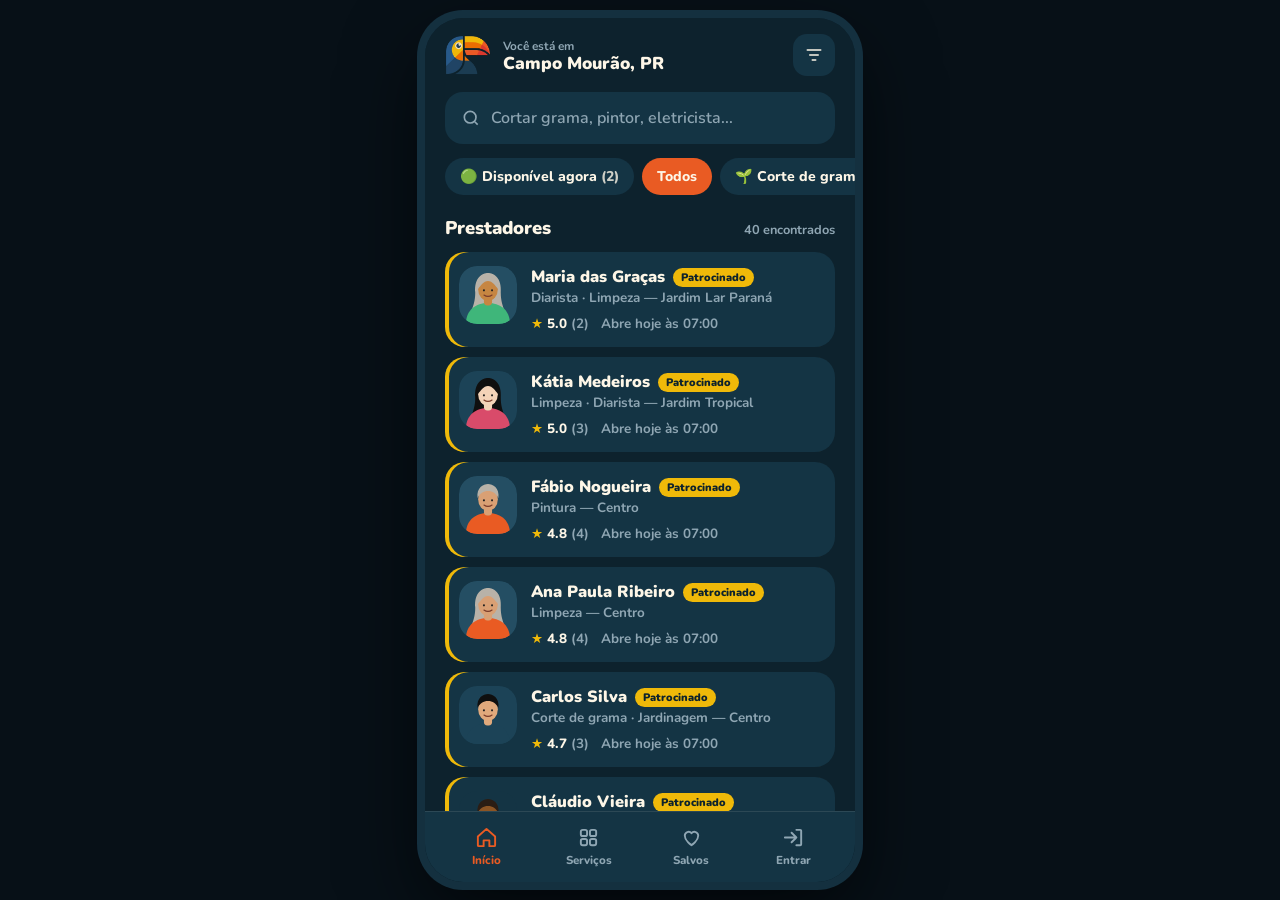
<file: full/biko3.html>
<!DOCTYPE html>
<html lang="pt-BR">

<head>
    <meta charset="UTF-8">
    <meta name="viewport" content="width=device-width, initial-scale=1, viewport-fit=cover">
    <meta name="theme-color" content="#0D222D">
    <title>Biko | Serviços em Campo Mourão</title>
    <link rel="icon" id="fav">
    <link href="https://fonts.googleapis.com/css2?family=Nunito:wght@500;700;800;900&display=swap" rel="stylesheet">
    <style>
        :root {
            --navy: #0D222D;
            --navy2: #143444;
            --navy3: #1c4357;
            --or: #E95B23;
            --ye: #EFB909;
            --cream: #FDF6E7;
            --mut: #8fa6b3;
            --line: rgba(253, 246, 231, .1);
            --red: #e8554e;
            --ok: #3fb67a
        }

        * {
            box-sizing: border-box;
            margin: 0;
            padding: 0;
            -webkit-tap-highlight-color: transparent
        }

        html,
        body {
            height: 100%
        }

        body {
            font-family: Nunito, system-ui, sans-serif;
            background: #071017;
            color: var(--cream);
            display: flex;
            align-items: center;
            justify-content: center
        }

        button,
        input,
        select,
        textarea {
            font: inherit;
            color: inherit
        }

        button {
            cursor: pointer;
            border: 0;
            background: none
        }

        :focus-visible {
            outline: 2px solid var(--ye);
            outline-offset: 2px
        }

        #app {
            position: relative;
            width: 100%;
            max-width: 430px;
            height: 100dvh;
            background: var(--navy);
            overflow: hidden;
            display: flex;
            flex-direction: column
        }

        @media(min-width:500px) {
            #app {
                height: min(880px, 96dvh);
                border-radius: 38px;
                box-shadow: 0 0 0 8px #14303f, 0 30px 80px #000a
            }
        }

        .screen {
            position: absolute;
            inset: 0;
            display: none;
            flex-direction: column;
            background: var(--navy)
        }

        .screen.on {
            display: flex
        }

        .scroll {
            flex: 1;
            overflow-y: auto;
            padding: 0 20px 24px;
            scrollbar-width: none
        }

        .scroll::-webkit-scrollbar {
            display: none
        }

        #splash {
            align-items: center;
            justify-content: center;
            gap: 22px;
            z-index: 50;
            transition: opacity .5s
        }

        #splash img.t {
            width: 150px;
            animation: pop .7s cubic-bezier(.2, 1.4, .4, 1)
        }

        #splash img.w {
            width: 170px;
            animation: pop .7s .15s both cubic-bezier(.2, 1.4, .4, 1)
        }

        #splash p {
            color: var(--mut);
            font-weight: 700;
            font-size: .9rem
        }

        @keyframes pop {
            from {
                opacity: 0;
                transform: scale(.7) translateY(14px)
            }

            to {
                opacity: 1;
                transform: none
            }
        }

        .top {
            display: flex;
            align-items: center;
            gap: 12px;
            padding: calc(env(safe-area-inset-top, 0px) + 16px) 20px 12px
        }

        .top img {
            width: 46px;
            height: auto;
            flex: none
        }

        .top .loc {
            flex: 1;
            line-height: 1.15
        }

        .top .loc small {
            color: var(--mut);
            font-weight: 700;
            font-size: .74rem
        }

        .top .loc b {
            font-size: 1.08rem;
            font-weight: 900
        }

        .ib {
            width: 42px;
            height: 42px;
            border-radius: 14px;
            background: var(--navy2);
            display: grid;
            place-items: center;
            flex: none
        }

        .ib svg {
            width: 20px;
            height: 20px;
            stroke: var(--cream);
            fill: none;
            stroke-width: 2;
            stroke-linecap: round;
            stroke-linejoin: round
        }

        .search {
            display: flex;
            align-items: center;
            gap: 10px;
            background: var(--navy2);
            border-radius: 18px;
            padding: 0 16px;
            margin: 4px 20px 14px;
            height: 52px
        }

        .search svg {
            width: 20px;
            stroke: var(--mut);
            fill: none;
            stroke-width: 2;
            flex: none
        }

        .search input {
            flex: 1;
            background: none;
            border: 0;
            outline: 0;
            font-weight: 600;
            min-width: 0
        }

        .search input::placeholder {
            color: var(--mut)
        }

        .chips {
            display: flex;
            gap: 8px;
            overflow-x: auto;
            padding: 0 20px 16px;
            scrollbar-width: none
        }

        .chips::-webkit-scrollbar {
            display: none
        }

        .chip {
            flex: none;
            padding: 9px 15px;
            border-radius: 99px;
            background: var(--navy2);
            font-weight: 800;
            font-size: .88rem;
            white-space: nowrap
        }

        .chip.on {
            background: var(--or)
        }

        h2 {
            font-size: 1.15rem;
            font-weight: 900;
            margin: 4px 0 12px;
            display: flex;
            justify-content: space-between;
            align-items: baseline
        }

        h2 small {
            color: var(--mut);
            font-weight: 700;
            font-size: .8rem
        }

        .row {
            display: flex;
            gap: 14px;
            padding: 14px;
            margin-bottom: 10px;
            background: var(--navy2);
            border-radius: 20px;
            text-align: left;
            width: 100%
        }

        .row.dest {
            box-shadow: inset 4px 0 0 var(--ye)
        }

        .av {
            width: 58px;
            height: 58px;
            border-radius: 18px;
            display: grid;
            place-items: center;
            font-weight: 900;
            font-size: 1.3rem;
            flex: none;
            color: var(--navy);
            overflow: hidden;
            background: none !important
        }

        .ph {
            display: block;
            border-radius: inherit;
            object-fit: cover
        }

        .row .info {
            flex: 1;
            min-width: 0
        }

        .row .nm {
            font-weight: 900;
            font-size: 1.02rem;
            display: flex;
            gap: 8px;
            align-items: center
        }

        .row .sv {
            color: var(--mut);
            font-size: .84rem;
            font-weight: 700;
            white-space: nowrap;
            overflow: hidden;
            text-overflow: ellipsis
        }

        .meta {
            display: flex;
            gap: 12px;
            margin-top: 7px;
            font-size: .84rem;
            font-weight: 800;
            align-items: center;
            flex-wrap: wrap
        }

        .star {
            color: var(--ye)
        }

        .tag {
            background: var(--ye);
            color: var(--navy);
            font-size: .68rem;
            font-weight: 900;
            padding: 2px 8px;
            border-radius: 99px
        }

        .off {
            color: var(--mut);
            font-weight: 700
        }

        .on-t {
            color: var(--ok);
            font-weight: 800
        }

        .empty {
            text-align: center;
            color: var(--mut);
            padding: 40px 20px;
            font-weight: 700
        }

        .empty b {
            display: block;
            color: var(--cream);
            font-size: 1.05rem;
            margin-bottom: 6px
        }

        nav.tabs {
            display: flex;
            background: var(--navy2);
            padding: 8px 10px calc(env(safe-area-inset-bottom, 0px) + 8px);
            border-top: 1px solid var(--line);
            flex: none
        }

        nav.tabs button {
            flex: 1;
            display: flex;
            flex-direction: column;
            align-items: center;
            gap: 3px;
            padding: 6px;
            font-size: .72rem;
            font-weight: 800;
            color: var(--mut)
        }

        nav.tabs svg {
            width: 23px;
            height: 23px;
            stroke: currentColor;
            fill: none;
            stroke-width: 2;
            stroke-linecap: round;
            stroke-linejoin: round
        }

        nav.tabs button.on {
            color: var(--or)
        }

        .grid {
            display: grid;
            grid-template-columns: 1fr 1fr;
            gap: 10px
        }

        .cat {
            background: var(--navy2);
            border-radius: 20px;
            padding: 18px 14px;
            text-align: left;
            font-weight: 900;
            display: flex;
            flex-direction: column;
            gap: 10px
        }

        .cat span {
            font-size: 1.9rem
        }

        .cat small {
            color: var(--mut);
            font-weight: 700
        }

        .hero {
            text-align: center;
            padding: 6px 0 18px
        }

        .hero h1 {
            font-size: 1.45rem;
            font-weight: 900
        }

        .hero p {
            color: var(--mut);
            font-weight: 700;
            font-size: .9rem
        }

        .stats {
            display: grid;
            grid-template-columns: repeat(2, 1fr);
            background: var(--navy2);
            border-radius: 20px;
            padding: 14px 4px;
            margin-bottom: 18px
        }

        .stats div {
            text-align: center;
            border-left: 1px solid var(--line)
        }

        .stats div:first-child {
            border: 0
        }

        .stats b {
            display: block;
            font-size: 1.12rem;
            font-weight: 900
        }

        .stats small {
            color: var(--mut);
            font-weight: 700;
            font-size: .74rem
        }

        .bio {
            color: #d6dde0;
            font-weight: 600;
            line-height: 1.5;
            margin-bottom: 18px
        }

        .srv {
            display: flex;
            justify-content: space-between;
            gap: 12px;
            padding: 12px 0;
            border-bottom: 1px dashed var(--line);
            font-weight: 700
        }

        .srv b {
            color: var(--ye);
            white-space: nowrap
        }

        .rev {
            padding: 12px 0;
            border-bottom: 1px dashed var(--line);
            font-weight: 600;
            font-size: .92rem
        }

        .rev .h {
            display: flex;
            justify-content: space-between;
            font-weight: 900;
            margin-bottom: 3px
        }

        .rev small {
            color: var(--mut);
            font-weight: 700
        }

        .rev .who {
            display: flex;
            gap: 10px;
            align-items: center
        }

        .rev .who .av {
            width: 34px;
            height: 34px;
            border-radius: 12px
        }

        .bar {
            padding: 12px 20px calc(env(safe-area-inset-bottom, 0px) + 14px);
            background: var(--navy);
            border-top: 1px solid var(--line);
            display: flex;
            gap: 10px;
            flex: none
        }

        .btn {
            flex: 1;
            background: var(--or);
            color: #fff;
            font-weight: 900;
            border-radius: 18px;
            padding: 15px;
            font-size: 1rem;
            transition: transform .1s
        }

        .btn:active {
            transform: scale(.97)
        }

        .btn.sec {
            background: var(--navy2)
        }

        .btn.ye {
            background: var(--ye);
            color: var(--navy)
        }

        .bar .btn svg {
            width: 20px;
            height: 20px;
            stroke: #fff;
            fill: none;
            stroke-width: 2;
            vertical-align: -4px;
            margin-right: 6px
        }

        .ov {
            position: absolute;
            inset: 0;
            background: #000a;
            z-index: 20;
            display: none;
            align-items: flex-end
        }

        .ov.on {
            display: flex
        }

        .sheet {
            width: 100%;
            background: var(--navy2);
            border-radius: 28px 28px 0 0;
            padding: 10px 20px calc(env(safe-area-inset-bottom, 0px) + 22px);
            max-height: 88%;
            overflow-y: auto;
            animation: up .25s ease-out
        }

        @keyframes up {
            from {
                transform: translateY(60px);
                opacity: .4
            }

            to {
                transform: none;
                opacity: 1
            }
        }

        .sheet:before {
            content: "";
            display: block;
            width: 44px;
            height: 5px;
            border-radius: 9px;
            background: var(--line);
            margin: 0 auto 14px
        }

        .sheet h3 {
            font-size: 1.2rem;
            font-weight: 900;
            margin-bottom: 14px
        }

        label {
            display: block;
            font-weight: 800;
            font-size: .84rem;
            color: var(--mut);
            margin: 12px 0 6px
        }

        .f {
            width: 100%;
            background: var(--navy);
            border: 1.5px solid var(--line);
            border-radius: 14px;
            padding: 13px 14px;
            font-weight: 600;
            outline: 0
        }

        .f:focus {
            border-color: var(--or)
        }

        textarea.f {
            min-height: 84px;
            resize: none
        }

        .stars {
            display: flex;
            gap: 6px
        }

        .stars button {
            font-size: 2rem;
            color: var(--navy3);
            line-height: 1
        }

        .stars button.on {
            color: var(--ye)
        }

        .plan {
            border-radius: 22px;
            padding: 18px;
            margin-bottom: 12px;
            background: var(--navy2)
        }

        .plan.hl {
            background: linear-gradient(135deg, var(--or), #c9430f)
        }

        .plan h3 {
            font-weight: 900;
            font-size: 1.1rem;
            margin-bottom: 6px
        }

        .plan li {
            margin: 6px 0 0 18px;
            font-weight: 700;
            font-size: .92rem
        }

        .toast {
            position: absolute;
            left: 20px;
            right: 20px;
            bottom: 96px;
            background: var(--cream);
            color: var(--navy);
            font-weight: 800;
            padding: 13px 16px;
            border-radius: 16px;
            z-index: 60;
            transform: translateY(30px);
            opacity: 0;
            transition: .25s;
            pointer-events: none;
            text-align: center
        }

        .toast.on {
            transform: none;
            opacity: 1
        }

        .topr {
            display: flex;
            align-items: center;
            gap: 10px;
            padding: calc(env(safe-area-inset-top, 0px) + 14px) 20px 8px;
            font-weight: 900
        }

        .topr span {
            flex: 1
        }

        .acts {
            display: flex;
            justify-content: center;
            gap: 22px;
            margin-bottom: 18px
        }

        .act {
            display: flex;
            flex-direction: column;
            align-items: center;
            gap: 6px;
            font-size: .76rem;
            font-weight: 800;
            color: var(--mut);
            width: 68px
        }

        .act i {
            width: 50px;
            height: 50px;
            border-radius: 50%;
            background: var(--navy2);
            display: grid;
            place-items: center
        }

        .act svg,
        .ic svg {
            width: 21px;
            height: 21px;
            stroke: var(--cream);
            fill: none;
            stroke-width: 2;
            stroke-linecap: round;
            stroke-linejoin: round
        }

        .act.rd i {
            background: #3a1f26
        }

        .act.rd svg {
            stroke: var(--red)
        }

        .act.rd {
            color: #f08a85
        }

        .act.on i {
            background: var(--or)
        }

        .act.on svg {
            fill: #fff
        }

        .act.st i {
            background: #3a3112
        }

        .act.st svg {
            stroke: var(--ye)
        }

        .inf {
            display: flex;
            gap: 12px;
            align-items: center;
            padding: 11px 0;
            border-bottom: 1px dashed var(--line);
            font-weight: 700;
            font-size: .92rem
        }

        .inf .ic {
            width: 38px;
            height: 38px;
            border-radius: 12px;
            background: var(--navy2);
            display: grid;
            place-items: center;
            flex: none
        }

        .inf small {
            display: block;
            color: var(--mut);
            font-size: .74rem
        }

        .sk {
            display: flex;
            flex-wrap: wrap;
            gap: 8px;
            margin-bottom: 18px
        }

        .sk span {
            background: var(--navy2);
            padding: 7px 13px;
            border-radius: 99px;
            font-weight: 800;
            font-size: .84rem
        }

        .sum {
            display: flex;
            gap: 18px;
            align-items: center;
            background: var(--navy2);
            border-radius: 20px;
            padding: 16px;
            margin-bottom: 6px
        }

        .sum .big {
            text-align: center
        }

        .sum .big b {
            font-size: 2.5rem;
            font-weight: 900;
            line-height: 1;
            display: block
        }

        .sum .big small {
            color: var(--mut);
            font-weight: 700
        }

        .dist {
            flex: 1;
            display: grid;
            gap: 5px
        }

        .dist div {
            display: flex;
            align-items: center;
            gap: 8px;
            font-size: .76rem;
            font-weight: 800
        }

        .dist i {
            flex: 1;
            height: 7px;
            border-radius: 9px;
            background: var(--navy);
            overflow: hidden
        }

        .dist i u {
            display: block;
            height: 100%;
            background: var(--ye)
        }

        .shots {
            display: flex;
            gap: 8px;
            margin-top: 8px
        }

        .shots img {
            width: 78px;
            height: 78px;
            object-fit: cover;
            border-radius: 14px;
            cursor: zoom-in
        }

        .gal {
            display: grid;
            grid-template-columns: repeat(2, 1fr);
            gap: 10px;
            margin-bottom: 6px
        }

        .gal figure {
            margin: 0
        }

        .gal img {
            width: 100%;
            aspect-ratio: 1;
            object-fit: cover;
            border-radius: 18px;
            display: block;
            cursor: zoom-in
        }

        .gal figcaption {
            font-size: .78rem;
            font-weight: 700;
            color: var(--mut);
            margin-top: 5px
        }

        #lb {
            align-items: center;
            justify-content: center;
            z-index: 70
        }

        #lb img {
            max-width: 92%;
            max-height: 80%;
            border-radius: 20px
        }

        .hr {
            display: flex;
            align-items: center;
            gap: 8px;
            margin-bottom: 8px
        }

        .hr label {
            margin: 0;
            flex: 1;
            display: flex;
            align-items: center;
            gap: 8px;
            color: var(--cream);
            font-size: .9rem
        }

        .hr input[type=checkbox] {
            width: 18px;
            height: 18px;
            accent-color: var(--or)
        }

        .hr input[type=time] {
            width: 92px;
            padding: 9px
        }

        .seg{display:flex;background:var(--navy2);border-radius:16px;padding:4px;margin-bottom:6px}
        .seg button{flex:1;padding:11px;border-radius:12px;font-weight:900;color:var(--mut)}
        .seg button.on{background:var(--or);color:#fff}
        .tipo{display:grid;grid-template-columns:1fr 1fr;gap:10px}
        .tipo button{background:var(--navy2);border:2px solid transparent;border-radius:18px;padding:14px 10px;text-align:center;font-weight:900;display:flex;flex-direction:column;gap:4px;align-items:center}
        .tipo button span{font-size:1.7rem}
        .tipo button small{color:var(--mut);font-weight:700;font-size:.74rem}
        .tipo button.on{border-color:var(--or);background:#3a2418}
        @media(prefers-reduced-motion:reduce) {
            * {
                animation: none !important;
                transition: none !important
            }
        }

        /* --- ajustes: selo de filtros ativos --- */
        .ib {
            position: relative
        }

        .bd {
            display: none;
            position: absolute;
            top: -5px;
            right: -5px;
            min-width: 19px;
            height: 19px;
            padding: 0 5px;
            border-radius: 10px;
            background: var(--or);
            color: #fff;
            font-size: .72rem;
            font-weight: 900;
            place-items: center
        }

        .bd.on {
            display: grid
        }

        /* --- correção: a barra de abas ficava escondida atrás das telas (no topo); agora fixa no rodapé --- */
        nav.tabs {
            position: absolute;
            left: 0;
            right: 0;
            bottom: 0;
            z-index: 12
        }

        .screen:not(#det) .scroll {
            padding-bottom: 104px
        }
    </style>
</head>

<body>
    <div id="app">
        <div class="screen on" id="splash"><img class="t" data-i="icon" alt=""><img class="w" data-i="word" alt="biko">
            <p>Campo Mourão</p>
        </div>

        <div class="screen" id="home">
            <div class="top"><img data-i="icon" alt="Biko">
                <div class="loc"><small>Você está em</small><br><b>Campo Mourão, PR</b></div>
                <button class="ib" id="fbtn" aria-label="Filtros"><svg viewBox="0 0 24 24">
                        <path d="M4 6h16M7 12h10M10 18h4" />
                    </svg><span class="bd" id="fbd"></span></button>
            </div>
            <div class="search"><svg viewBox="0 0 24 24">
                    <circle cx="11" cy="11" r="7" />
                    <path d="m20 20-3.5-3.5" />
                </svg><input id="q" placeholder="Cortar grama, pintor, eletricista..." aria-label="Buscar serviço">
            </div>
            <div class="chips" id="chips"></div>
            <div class="scroll" id="list"></div>
        </div>

        <div class="screen" id="cats">
            <div class="top">
                <div class="loc"><b style="font-size:1.4rem">Serviços</b><br><small>Escolha o que você precisa</small>
                </div>
            </div>
            <div class="scroll">
                <div class="grid" id="catgrid"></div>
            </div>
        </div>

        <div class="screen" id="saved">
            <div class="top">
                <div class="loc"><b style="font-size:1.4rem">Salvos</b><br><small>Os prestadores que você
                        guardou</small>
                </div>
            </div>
            <div class="scroll" id="savedl"></div>
        </div>

        <div class="screen" id="me">
            <div id="meh"></div>
            <div class="scroll" id="mel"></div>
        </div>

        <div class="screen" id="det" style="z-index:10"></div>

        <nav class="tabs" id="tabs">
            <button data-t="home" class="on"><svg viewBox="0 0 24 24">
                    <path d="M3 11 12 3l9 8v9a1 1 0 0 1-1 1h-5v-6H9v6H4a1 1 0 0 1-1-1z" />
                </svg>Início</button>
            <button data-t="cats"><svg viewBox="0 0 24 24">
                    <rect x="4" y="4" width="6.5" height="6.5" rx="2" />
                    <rect x="13.5" y="4" width="6.5" height="6.5" rx="2" />
                    <rect x="4" y="13.5" width="6.5" height="6.5" rx="2" />
                    <rect x="13.5" y="13.5" width="6.5" height="6.5" rx="2" />
                </svg>Serviços</button>
            <button data-t="saved"><svg viewBox="0 0 24 24">
                    <path d="M12 20s-7-4.4-7-10a4 4 0 0 1 7-2.5A4 4 0 0 1 19 10c0 5.6-7 10-7 10z" />
                </svg>Salvos</button>
            <button data-t="me"></button>
        </nav>
        <div class="ov" id="lb"><img id="lbi" alt="Foto ampliada"></div>
        <div class="ov" id="ov">
            <div class="sheet" id="sheet"></div>
        </div>
        <div class="toast" id="toast"></div>
    </div>
    <script>
        /* Logos: ICON = tucano do Biko (PNG em base64). WORD = nome "biko" (pode trocar por PNG em base64 se quiser) */
        const svgURI = s => "data:image/svg+xml," + encodeURIComponent(s);
        const ICON = "[data-uri]";
        const WORD = svgURI('<svg xmlns="http://www.w3.org/2000/svg" viewBox="0 0 190 64"><text x="95" y="52" font-family="Nunito,Arial" font-weight="900" font-size="58" text-anchor="middle" fill="#EFB909">biko</text></svg>');
        document.querySelectorAll("[data-i]").forEach(i => i.src = i.dataset.i === "icon" ? ICON : WORD);
        document.getElementById("fav").href = ICON;

        const CATS = [["Corte de grama", "🌱"], ["Jardinagem", "🌿"], ["Limpeza", "🧼"], ["Diarista", "🧹"], ["Pintura", "🎨"], ["Pedreiro", "🧱"], ["Eletricista", "💡"], ["Encanador", "🚰"], ["Marceneiro", "🪚"], ["Mudanças", "🚚"], ["Reparos em geral", "🔧"], ["Montagem de móveis", "🪑"]];
        const BAIRROS = ["Centro", "Jardim Lar Paraná", "Jardim Tropical", "Vila Urupês", "Jardim Itália", "Jardim Gralha Azul"];
        /* horários prontos para os novos prestadores */
        const H24 = () => { const o = {};["seg", "ter", "qua", "qui", "sex", "sab", "dom"].forEach(d => o[d] = ["00:00", "23:59"]); return o };
        const HH = (a, b, sab, dom) => ({ seg: [a, b], ter: [a, b], qua: [a, b], qui: [a, b], sex: [a, b], sab: sab || null, dom: dom || null });
        const BASE = [
            { id: 1, nome: "Carlos Silva", cats: ["Corte de grama", "Jardinagem"], bairro: "Centro", desde: "2025-03-10", dest: 1, on: 1, wpp: "5544999990001", bio: "Mais de 10 anos cuidando de jardins e gramados em Campo Mourão. Levo meu próprio equipamento.", sv: [["Corte de grama (até 200 m²)", 70], ["Terreno grande", 150], ["Poda e jardinagem", 100]] },
            { id: 2, nome: "Maria das Graças", cats: ["Diarista", "Limpeza"], bairro: "Jardim Lar Paraná", desde: "2025-08-22", dest: 1, on: 1, wpp: "5544999990002", bio: "Limpeza residencial e pós-obra com capricho. Dias fixos ou diárias avulsas.", sv: [["Diária de limpeza (8h)", 150], ["Limpeza pós-obra", 250]] },
            { id: 3, nome: "João Pedro Almeida", cats: ["Pintura", "Reparos em geral"], bairro: "Jardim Tropical", desde: "2024-11-05", dest: 0, on: 0, wpp: "5544999990003", bio: "Pintor residencial e comercial. Também faço reboco e massa corrida.", sv: [["Pintura de cômodo", 350], ["Casa completa (orçamento)", 1500], ["Massa corrida", 200]] },
            { id: 4, nome: "Roberto Machado", cats: ["Eletricista"], bairro: "Vila Urupês", desde: "2025-01-18", dest: 0, on: 1, wpp: "5544999990004", bio: "Tomadas, chuveiros, ventiladores e quadros de energia. Atendo emergências.", sv: [["Instalação de chuveiro", 100], ["Troca de tomada (por ponto)", 40], ["Visita técnica", 80]] },
            { id: 5, nome: "Anderson Souza", cats: ["Encanador", "Reparos em geral"], bairro: "Jardim Itália", desde: "2025-06-02", dest: 0, on: 1, wpp: "5544999990005", bio: "Vazamentos, troca de torneiras, caixa d'água e desentupimento.", sv: [["Conserto de vazamento", 90], ["Desentupimento", 120]] },
            { id: 6, nome: "Edson Ferreira", cats: ["Pedreiro"], bairro: "Jardim Gralha Azul", desde: "2024-09-14", dest: 0, on: 0, wpp: "5544999990006", bio: "Muros, calçadas, pisos e pequenas reformas. Orçamento sem compromisso.", sv: [["Diária de pedreiro", 220], ["Assentamento de piso (m²)", 35]] },
            { id: 7, nome: "Luciana Prado", cats: ["Montagem de móveis"], bairro: "Centro", desde: "2026-02-01", dest: 0, on: 1, wpp: "5544999990007", bio: "Montagem de guarda-roupas, cozinhas e estantes. Pontual e cuidadosa.", sv: [["Guarda-roupa (até 6 portas)", 150], ["Móvel pequeno", 60]] },
            { id: 8, nome: "Marcos Vinícius", cats: ["Mudanças"], bairro: "Jardim Lar Paraná", desde: "2025-10-30", dest: 0, on: 1, wpp: "5544999990008", bio: "Fretes e mudanças em Campo Mourão e região, com ajudantes.", sv: [["Frete pequeno", 80], ["Mudança residencial", 400]] },
            { id: 9, nome: "Tiago Moreira", cats: ["Corte de grama", "Jardinagem"], bairro: "Jardim Tropical", desde: "2025-04-12", dest: 0, on: 1, wpp: "5544999990009", bio: "Corte de grama, limpeza de terrenos e manutenção de jardins. Atendo casas e comércios.", sv: [["Corte de grama (quintal)", 60], ["Limpeza de terreno", 180], ["Manutenção mensal de jardim", 120]] },
            { id: 10, nome: "Josiane Lima", cats: ["Limpeza", "Diarista"], bairro: "Vila Urupês", desde: "2025-02-20", dest: 0, on: 1, wpp: "5544999990010", bio: "Faxina completa de casas e apartamentos, com produtos próprios se preferir.", sv: [["Faxina residencial", 140], ["Limpeza de apartamento", 120]] },
            { id: 11, nome: "Fábio Nogueira", cats: ["Pintura"], bairro: "Centro", desde: "2024-10-08", dest: 1, on: 1, wpp: "5544999990011", bio: "Pintura residencial e predial com acabamento fino. Orçamento grátis e sem compromisso.", sv: [["Pintura de cômodo", 380], ["Pintura de fachada", 1200], ["Aplicação de textura", 250]] },
            { id: 12, nome: "Rogério Batista", cats: ["Marceneiro"], bairro: "Jardim Itália", desde: "2024-08-30", dest: 0, on: 1, wpp: "5544999990012", bio: "Móveis sob medida, consertos e portas de madeira. Mais de 15 anos de bancada.", sv: [["Armário sob medida (mão de obra)", 900], ["Conserto de móveis", 120], ["Porta e janela de madeira", 300]] },
            { id: 13, nome: "Cleusa Andrade", cats: ["Diarista"], bairro: "Jardim Gralha Azul", desde: "2025-05-14", dest: 0, on: 1, wpp: "5544999990013", bio: "Diarista de confiança, com referências de clientes fixos há anos.", sv: [["Diária de diarista", 140], ["Passar roupa (por hora)", 20]] },
            { id: 14, nome: "Wellington Cruz", cats: ["Eletricista", "Reparos em geral"], bairro: "Jardim Lar Paraná", desde: "2025-03-03", dest: 0, on: 1, wpp: "5544999990014", hor: H24(), bio: "Plantão elétrico 24 horas, todos os dias. Falta de energia, curto e disjuntor que cai.", sv: [["Plantão elétrico 24h", 120], ["Instalação de ventilador", 90], ["Revisão de quadro de luz", 200]] },
            { id: 15, nome: "Priscila Duarte", cats: ["Montagem de móveis"], bairro: "Jardim Tropical", desde: "2025-07-19", dest: 0, on: 1, wpp: "5544999990015", bio: "Monto guarda-roupas, cozinhas e racks com cuidado e sem sobrar parafuso.", sv: [["Guarda-roupa (até 6 portas)", 140], ["Cozinha modulada", 250], ["Móvel pequeno", 60]] },
            { id: 16, nome: "Valdir Pereira", cats: ["Pedreiro"], bairro: "Vila Urupês", desde: "2024-12-02", dest: 0, on: 1, wpp: "5544999990016", bio: "Calçadas, muros e reboco. Trabalho limpo e dentro do prazo.", sv: [["Diária de pedreiro", 230], ["Calçada (m²)", 45], ["Reboco (m²)", 30]] },
            { id: 17, nome: "Ana Paula Ribeiro", cats: ["Limpeza"], bairro: "Centro", desde: "2025-01-09", dest: 1, on: 1, wpp: "5544999990017", bio: "Equipe de limpeza residencial e pós-obra. Atendimento rápido e produtos de qualidade.", sv: [["Limpeza residencial", 170], ["Limpeza pós-obra", 300], ["Limpeza de vidros", 120]] },
            { id: 18, nome: "Gilmar Santos", cats: ["Encanador"], bairro: "Jardim Itália", desde: "2025-02-11", dest: 0, on: 1, wpp: "5544999990018", hor: H24(), bio: "Plantão hidráulico 24 horas. Vazamentos, entupimentos e caixa d'água.", sv: [["Plantão hidráulico 24h", 120], ["Troca de torneira", 70], ["Limpeza de caixa d'água", 150]] },
            { id: 19, nome: "Samuel Rocha", cats: ["Mudanças"], bairro: "Jardim Gralha Azul", desde: "2025-06-25", dest: 0, on: 1, wpp: "5544999990019", hor: HH("06:00", "20:00", ["06:00", "20:00"], ["08:00", "16:00"]), bio: "Caminhão baú, ajudantes e proteção para os móveis. Atendo inclusive fim de semana.", sv: [["Frete pequeno", 90], ["Mudança residencial", 420], ["Montagem pós-mudança", 150]] },
            { id: 20, nome: "Eliane Martins", cats: ["Diarista", "Limpeza"], bairro: "Jardim Lar Paraná", desde: "2025-09-04", dest: 0, on: 1, wpp: "5544999990020", hor: { seg: null, ter: null, qua: null, qui: null, sex: ["12:00", "22:00"], sab: ["07:00", "19:00"], dom: ["07:00", "19:00"] }, bio: "Faxina de sexta à noite e fim de semana, para quem trabalha a semana toda.", sv: [["Diária de fim de semana", 150], ["Faxina pesada", 200]] },
            { id: 21, nome: "Cláudio Vieira", cats: ["Marceneiro", "Reparos em geral"], bairro: "Centro", desde: "2024-09-22", dest: 1, on: 1, wpp: "5544999990021", bio: "Marcenaria fina: planejados, decks e restauro de móveis antigos.", sv: [["Móveis planejados (m linear)", 450], ["Reforma de móveis", 200], ["Deck de madeira (m²)", 120]] },
            { id: 22, nome: "Renato Alves", cats: ["Jardinagem", "Corte de grama"], bairro: "Jardim Itália", desde: "2025-08-01", dest: 0, on: 1, wpp: "5544999990022", hor: HH("07:00", "17:00", ["07:00", "17:00"], ["07:00", "12:00"]), bio: "Poda de árvores, paisagismo e corte de grama. Levo tudo para o descarte.", sv: [["Poda de árvores", 200], ["Corte de grama", 70], ["Plantio e paisagismo", 250]] },
            { id: 23, nome: "Débora Fonseca", cats: ["Limpeza"], bairro: "Jardim Tropical", desde: "2025-11-10", dest: 0, on: 1, wpp: "5544999990023", hor: HH("13:00", "22:00", ["13:00", "22:00"], null), bio: "Limpeza à tarde e à noite, ideal para quem só chega em casa mais tarde.", sv: [["Limpeza noturna", 130], ["Limpeza de apartamento", 120]] },
            { id: 24, nome: "Leandro Gomes", cats: ["Reparos em geral", "Montagem de móveis"], bairro: "Vila Urupês", desde: "2025-04-28", dest: 0, on: 1, wpp: "5544999990024", hor: HH("08:00", "22:00", ["08:00", "22:00"], ["09:00", "18:00"]), bio: "Faz-tudo: chuveiro, torneira, prateleira, quadro, fechadura. Atendo até de noite.", sv: [["Chuveiro e torneira", 100], ["Prateleiras e quadros", 70], ["Reparo geral (hora)", 50]] },
            { id: 25, nome: "Márcia Teixeira", cats: ["Diarista", "Limpeza"], bairro: "Jardim Gralha Azul", desde: "2025-03-17", dest: 0, on: 1, wpp: "5544999990025", bio: "Diárias e limpeza de fim de obra. Cuidado com os móveis e com a sua casa.", sv: [["Diária de diarista", 150], ["Limpeza de fim de obra", 250]] },
            { id: 26, nome: "Osvaldo Pinheiro", cats: ["Pedreiro", "Reparos em geral"], bairro: "Jardim Lar Paraná", desde: "2024-10-19", dest: 0, on: 1, wpp: "5544999990026", bio: "Reformas de banheiro, muros e ampliações. Material e mão de obra.", sv: [["Reforma de banheiro", 1500], ["Muro (m²)", 70], ["Diária de pedreiro", 230]] },
            { id: 27, nome: "Thiago Barros", cats: ["Eletricista"], bairro: "Jardim Gralha Azul", desde: "2025-05-26", dest: 0, on: 1, wpp: "5544999990027", hor: HH("06:00", "23:00", ["06:00", "23:00"], ["08:00", "20:00"]), bio: "Instalação de ar-condicionado, luminárias e fiação de cômodos. Serviço com garantia.", sv: [["Instalação de ar-condicionado", 250], ["Troca de fiação (ponto)", 50], ["Instalação de luminárias", 80]] },
            { id: 28, nome: "Simone Araújo", cats: ["Pintura", "Reparos em geral"], bairro: "Centro", desde: "2025-02-05", dest: 0, on: 0, wpp: "5544999990028", bio: "Pintura de portões, grades e ambientes internos. Também trato infiltração.", sv: [["Pintura de portão e grades", 300], ["Pintura de cômodo", 350], ["Reparo de infiltração", 250]] },
            { id: 29, nome: "Heitor Campos", cats: ["Corte de grama"], bairro: "Vila Urupês", desde: "2025-09-12", dest: 0, on: 1, wpp: "5544999990029", hor: { seg: null, ter: null, qua: null, qui: null, sex: null, sab: ["06:00", "18:00"], dom: ["06:00", "18:00"] }, bio: "Corte de grama aos sábados e domingos, com roçadeira e acabamento.", sv: [["Corte de grama (até 300 m²)", 70], ["Terreno grande", 180]] },
            { id: 30, nome: "Nair Cardoso", cats: ["Diarista"], bairro: "Jardim Itália", desde: "2024-11-27", dest: 0, on: 1, wpp: "5544999990030", bio: "Mais de 20 anos de experiência cuidando de casas de família.", sv: [["Diária de diarista", 140], ["Cuidar de roupas", 90]] },
            { id: 31, nome: "Jonas Ferraz", cats: ["Mudanças", "Reparos em geral"], bairro: "Centro", desde: "2025-07-07", dest: 0, on: 1, wpp: "5544999990031", hor: HH("06:00", "22:00", ["06:00", "22:00"], ["06:00", "22:00"]), bio: "Fretes e mudanças todos os dias, com montagem e desmontagem de móveis.", sv: [["Frete pequeno", 90], ["Mudança completa", 480], ["Montagem de móveis", 120]] },
            { id: 32, nome: "Patrícia Mendes", cats: ["Montagem de móveis", "Marceneiro"], bairro: "Jardim Lar Paraná", desde: "2025-10-02", dest: 0, on: 1, wpp: "5544999990032", bio: "Montagem de cozinhas planejadas e ajustes de marcenaria.", sv: [["Cozinha planejada (montagem)", 400], ["Guarda-roupa", 150], ["Painel de TV", 100]] },
            { id: 33, nome: "Adriano Lopes", cats: ["Encanador", "Reparos em geral"], bairro: "Jardim Tropical", desde: "2025-04-05", dest: 0, on: 1, wpp: "5544999990033", hor: HH("07:00", "21:00", ["07:00", "21:00"], ["08:00", "18:00"]), bio: "Hidráulica residencial: registros, vasos, torneiras e desentupimento.", sv: [["Troca de torneira/registro", 90], ["Desentupimento", 130], ["Instalação de vaso", 160]] },
            { id: 34, nome: "Kátia Medeiros", cats: ["Limpeza", "Diarista"], bairro: "Jardim Tropical", desde: "2024-12-15", dest: 1, on: 1, wpp: "5544999990034", bio: "Limpeza residencial e comercial, com higienização de sofás e colchões.", sv: [["Limpeza residencial", 190], ["Limpeza comercial", 250], ["Higienização de sofá", 160]] },
            { id: 35, nome: "Evandro Dias", cats: ["Pedreiro"], bairro: "Jardim Itália", desde: "2025-01-30", dest: 0, on: 0, wpp: "5544999990035", bio: "Pisos, azulejos e acabamentos. Agenda cheia por enquanto, mas aceita encomendas futuras.", sv: [["Assentamento de piso (m²)", 38], ["Diária de pedreiro", 220]] },
            { id: 36, nome: "Lúcia Bernardes", cats: ["Jardinagem"], bairro: "Centro", desde: "2025-06-14", dest: 0, on: 1, wpp: "5544999990036", bio: "Paisagismo, hortas caseiras e manutenção de jardins residenciais.", sv: [["Paisagismo", 250], ["Manutenção de jardim", 120], ["Horta caseira", 180]] },
            { id: 37, nome: "Sérgio Matos", cats: ["Eletricista", "Reparos em geral"], bairro: "Vila Urupês", desde: "2024-09-09", dest: 0, on: 1, wpp: "5544999990037", hor: HH("07:00", "19:00", ["07:00", "13:00"], null), bio: "Eletricista com NR-10. Fiação completa, quadros e laudos simples.", sv: [["Fiação de cômodo", 350], ["Instalação de chuveiro", 100], ["Troca de disjuntor", 80]] },
            { id: 38, nome: "Bianca Freitas", cats: ["Pintura"], bairro: "Jardim Lar Paraná", desde: "2025-08-18", dest: 0, on: 1, wpp: "5544999990038", bio: "Pintura de apartamentos e salas comerciais, com textura e grafiato.", sv: [["Pintura de apartamento", 900], ["Pintura de cômodo", 360], ["Textura e grafiato", 300]] },
            { id: 39, nome: "Nelson Oliveira", cats: ["Corte de grama", "Jardinagem"], bairro: "Jardim Gralha Azul", desde: "2026-09-02", dest: 0, on: 1, wpp: "5544999990039", bio: "Acabei de entrar no Biko! Corte de grama, poda de cerca viva e limpeza de lotes.", sv: [["Corte de grama", 60], ["Poda de cerca viva", 120], ["Limpeza de lote", 200]] },
            { id: 40, nome: "Camila Rezende", cats: ["Montagem de móveis", "Reparos em geral"], bairro: "Jardim Itália", desde: "2026-09-15", dest: 0, on: 1, wpp: "5544999990040", bio: "Novidade por aqui: monto móveis pequenos, penduro quadros e faço reparos rápidos.", sv: [["Montagem de cômoda e criado", 80], ["Pendurar quadros e prateleiras", 60], ["Reparos rápidos", 70]] }];
        const AV0 = [[1, "Fernanda L.", 5, "Pontual e deixou o quintal impecável.", 70, "2026-08-12"], [1, "Paulo R.", 5, "Ótimo serviço, recomendo!", 80, "2026-07-03"], [1, "Sandra M.", 4, "Bom trabalho, só atrasou um pouco.", 110, "2026-05-20"], [2, "Cláudia B.", 5, "Casa cheirosa e organizada. Super confiável.", 150, "2026-09-01"], [2, "Ricardo T.", 5, "Faço limpeza com ela toda semana.", 160, "2026-08-15"], [3, "Alice P.", 4, "Pintura de dois quartos ficou ótima.", 330, "2026-06-11"], [4, "Gustavo H.", 5, "Resolveu o problema do quadro de luz rapidinho.", 90, "2026-09-10"], [4, "Helena C.", 4, "Educado e honesto no orçamento.", 110, "2026-04-02"], [5, "Bruno A.", 5, "Resolveu o vazamento no mesmo dia.", 95, "2026-09-20"], [7, "Teresa G.", 5, "Montou tudo em uma tarde.", 150, "2026-09-14"], [8, "Daniel O.", 4, "Cuidou bem dos móveis.", 420, "2026-08-30"],
        [9, "Marta Q.", 5, "Deixou o gramado lindo e levou todo o lixo.", 65, "2026-09-12"], [9, "Vinícius P.", 4, "Bom custo-benefício.", 60, "2026-08-02"],
        [10, "Rosana F.", 5, "Muito caprichosa, minha casa ficou brilhando.", 140, "2026-09-18"], [10, "Carlos E.", 5, "Pontual e honesta.", 150, "2026-07-27"], [10, "Luana S.", 4, "Fez uma ótima limpeza de apartamento.", 130, "2026-06-09"],
        [11, "Henrique B.", 5, "Pintou a sala e os quartos sem sujar nada.", 420, "2026-09-08"], [11, "Jussara L.", 5, "Acabamento perfeito, super recomendo.", 380, "2026-08-19"], [11, "Marcelo D.", 4, "Cumpriu o prazo combinado.", 360, "2026-06-30"], [11, "Aline T.", 5, "Ótimo profissional, preço justo.", 400, "2026-05-14"],
        [12, "Dona Ivone", 5, "Fez um armário de cozinha sob medida, ficou lindo.", 1200, "2026-09-02"], [12, "Murilo K.", 4, "Trabalho bonito, entregou uma semana depois do combinado.", 300, "2026-07-15"],
        [13, "Sueli M.", 5, "Confio de olhos fechados, vem toda semana.", 140, "2026-09-25"], [13, "Paulo H.", 4, "Muito atenciosa.", 140, "2026-08-11"],
        [14, "Igor V.", 5, "Veio de madrugada resolver a falta de energia.", 180, "2026-09-27"], [14, "Natália C.", 5, "Rápido e explicou tudo que fez.", 120, "2026-09-05"], [14, "Edu R.", 4, "Chegou em meia hora.", 150, "2026-07-22"],
        [15, "Simone G.", 5, "Montou meu guarda-roupa em 2 horas.", 140, "2026-09-16"], [15, "Rafael A.", 4, "Cuidadosa com os móveis.", 80, "2026-08-23"],
        [16, "Odair S.", 4, "Fez a calçada da frente, ficou firme.", 900, "2026-07-30"], [16, "Cristina P.", 5, "Honesto e trabalhador.", 250, "2026-06-18"],
        [17, "Beatriz V.", 5, "Equipe pontual e muito organizada.", 180, "2026-09-21"], [17, "Alexandre N.", 5, "Limpeza pós-obra impecável.", 320, "2026-09-03"], [17, "Fernanda R.", 4, "Gostei do atendimento.", 170, "2026-07-10"], [17, "Gustavo M.", 5, "Recomendo demais.", 175, "2026-05-26"],
        [18, "Lorena D.", 5, "Resolveu o vazamento da pia no mesmo dia.", 110, "2026-09-14"], [18, "Matheus F.", 5, "O plantão salvou meu domingo.", 200, "2026-09-06"], [18, "Denise A.", 4, "Preço justo.", 95, "2026-08-01"],
        [19, "Cíntia O.", 5, "Mudança tranquila, ninguém quebrou nada.", 450, "2026-09-09"], [19, "Rui J.", 4, "Ajudantes educados.", 380, "2026-07-17"],
        [20, "Tatiane G.", 5, "Faz a diária no sábado e é excelente.", 150, "2026-09-27"], [20, "Jorge B.", 5, "Muito caprichosa.", 150, "2026-08-29"],
        [21, "Eduardo L.", 5, "Fez uma bancada de madeira perfeita.", 1500, "2026-09-11"], [21, "Karina S.", 5, "Capricho nos detalhes e honestidade.", 800, "2026-08-05"], [21, "Amanda T.", 4, "Demorou um pouco, mas valeu a pena.", 600, "2026-06-21"],
        [22, "Marcos E.", 5, "Podou todas as árvores do quintal.", 200, "2026-09-17"], [22, "Silvia R.", 4, "Bom trabalho e preço justo.", 110, "2026-08-08"],
        [23, "Júlia W.", 5, "Veio à noite e deixou a casa impecável.", 130, "2026-09-23"], [23, "Ronaldo P.", 4, "Boa limpeza de apartamento.", 120, "2026-07-04"],
        [24, "Vera C.", 5, "Trocou chuveiro, montou prateleiras, tudo no mesmo dia.", 180, "2026-09-19"], [24, "Danilo S.", 5, "Resolve de tudo um pouco.", 150, "2026-08-14"], [24, "Priscila N.", 4, "Atendeu rápido no domingo.", 130, "2026-07-26"],
        [25, "Elaine T.", 5, "Muito educada e dedicada.", 150, "2026-09-13"], [25, "Wagner C.", 4, "Boa diarista.", 150, "2026-06-07"],
        [26, "Luciano R.", 4, "Reforma do banheiro bem feita.", 1800, "2026-08-20"], [26, "Teresinha A.", 5, "Honesto e limpo no serviço.", 250, "2026-05-30"],
        [27, "Giovana M.", 5, "Instalou o ar-condicionado direitinho.", 250, "2026-09-24"], [27, "Cauã P.", 5, "Rápido e honesto.", 100, "2026-09-01"],
        [28, "Helder F.", 4, "Pintou o portão e as grades.", 300, "2026-07-12"], [28, "Regina Q.", 5, "Ficou muito bom.", 350, "2026-06-02"],
        [29, "Ivan L.", 5, "Cortou o terreno inteiro em uma manhã.", 160, "2026-09-20"], [29, "Dilma S.", 4, "Pontual no sábado.", 70, "2026-08-16"],
        [30, "Cássia B.", 5, "Trabalha com muito carinho.", 140, "2026-09-10"], [30, "Nilton D.", 5, "Casa sempre organizada.", 140, "2026-07-08"],
        [31, "Fabiana K.", 5, "Frete rápido e cuidadoso.", 120, "2026-09-26"], [31, "André Z.", 4, "Fez a mudança de domingo sem problemas.", 500, "2026-09-07"],
        [32, "Clarice H.", 5, "Montou a cozinha planejada toda.", 350, "2026-09-15"],
        [33, "Raimundo T.", 5, "Trocou o registro e a torneira rapidinho.", 130, "2026-09-22"], [33, "Michele V.", 4, "Educado, preço bom.", 110, "2026-08-09"],
        [34, "Lívia P.", 5, "Limpeza profissional, produtos de qualidade.", 190, "2026-09-28"], [34, "Otávio G.", 5, "Melhor diarista que já contratei.", 160, "2026-09-12"], [34, "Bruna L.", 5, "Super indico.", 170, "2026-08-03"],
        [35, "Valéria D.", 4, "Fez o piso da varanda direitinho.", 700, "2026-06-25"],
        [36, "Antônio C.", 5, "Plantou a horta e organizou o jardim.", 220, "2026-09-04"], [36, "Rita J.", 4, "Muito atenciosa.", 150, "2026-07-19"],
        [37, "Felipe Y.", 5, "Refez toda a fiação da cozinha.", 600, "2026-09-09"], [37, "Mônica A.", 4, "Orçamento transparente.", 90, "2026-08-12"],
        [38, "Leonardo B.", 5, "Textura e pintura impecáveis.", 520, "2026-09-17"]].map(a => ({ pid: a[0], autor: a[1], nota: a[2], texto: a[3], preco: a[4], data: a[5] }));
        const COR = ["#EFB909", "#E95B23", "#f4d27a", "#f08a5d", "#9ad1c1", "#c9b6f0"];
        const $ = s => document.querySelector(s), $$ = s => [...document.querySelectorAll(s)];
        const esc = s => String(s).replace(/[&<>"']/g, c => ({ "&": "&amp;", "<": "&lt;", ">": "&gt;", '"': "&quot;", "'": "&#39;" }[c]));
        let S = { avs: [], provs: [], den: [], fav: [], work: [], users: [], me: null };
        try { S = Object.assign(S, JSON.parse(localStorage.getItem("biko") || "{}")) } catch (e) { }
        const save = () => { try { localStorage.setItem("biko", JSON.stringify(S)) } catch (e) { } };
        const provs = () => BASE.concat(S.provs);
        const avsOf = id => AV0.concat(S.avs).filter(a => a.pid === id);
        const nota = id => { const a = avsOf(id); return a.length ? a.reduce((s, x) => s + x.nota, 0) / a.length : 0 };
        const tempo = d => { const m = Math.max(1, Math.round((Date.now() - new Date(d)) / 2.63e9)); return m < 12 ? m + (m > 1 ? " meses" : " mês") : Math.floor(m / 12) + (m < 24 ? " ano" : " anos") };

        /* ===== Horários de disponibilidade ===== */
        const DIAS = [["seg", "Segunda"], ["ter", "Terça"], ["qua", "Quarta"], ["qui", "Quinta"], ["sex", "Sexta"], ["sab", "Sábado"], ["dom", "Domingo"]];
        const HOR0 = { seg: ["07:00", "18:00"], ter: ["07:00", "18:00"], qua: ["07:00", "18:00"], qui: ["07:00", "18:00"], sex: ["07:00", "18:00"], sab: ["07:00", "12:00"], dom: null };
        const horOf = p => p.hor || HOR0;
        const horForm = (k, h) => DIAS.map(([d, n]) => { const v = h[d]; return `<div class="hr"><label><input type="checkbox" id="${k}-${d}"${v ? " checked" : ""}>${n}</label><input type="time" class="f" id="${k}-${d}-a" value="${v ? v[0] : "08:00"}"><span>às</span><input type="time" class="f" id="${k}-${d}-b" value="${v ? v[1] : "18:00"}"></div>` }).join("");
        const horRead = k => { const h = {}; DIAS.forEach(([d]) => { h[d] = $(`#${k}-${d}`).checked ? [$(`#${k}-${d}-a`).value, $(`#${k}-${d}-b`).value] : null }); return h };
        const horOk = h => Object.values(h).every(v => !v || (v[0] && v[1] && v[0] < v[1])) && Object.values(h).some(Boolean);
        const aberto = p => { const h = horOf(p)[["dom", "seg", "ter", "qua", "qui", "sex", "sab"][new Date().getDay()]]; if (!h) return false; const t = new Date().toTimeString().slice(0, 5); return t >= h[0] && t <= h[1] };
        /* texto "Abre hoje às 14:00 / Abre amanhã às 07:00 / Abre segunda às 07:00" para quem está fechado */
        const proxAbertura = p => {
            const h = horOf(p), keys = ["dom", "seg", "ter", "qua", "qui", "sex", "sab"], now = new Date(), t = now.toTimeString().slice(0, 5);
            for (let i = 0; i <= 7; i++) {
                const k = keys[(now.getDay() + i) % 7], v = h[k]; if (!v) continue; if (i === 0 && t >= v[0]) continue;
                return i === 0 ? "Abre hoje às " + v[0] : i === 1 ? "Abre amanhã às " + v[0] : "Abre " + DIAS.find(d => d[0] === k)[1].toLowerCase() + " às " + v[0]
            }
            return ""
        };
        const horList = p => (aberto(p) && p.on ? '<b style="color:var(--ok)">● Aberto agora</b>' : '<b style="color:var(--mut)">● Fechado agora</b>') + DIAS.map(([d, n]) => { const v = horOf(p)[d]; return `<div class="srv" style="padding:6px 0"><span>${n}</span>${v ? `<b>${v[0]} – ${v[1]}</b>` : '<b style="color:var(--mut)">Indisponível</b>'}</div>` }).join("");

        const SK = ["#f1c9a5", "#e0a97c", "#c68642", "#8d5524", "#f3d3b8", "#d9a074"], HR = ["#2b1d14", "#4a2c17", "#0f0f0f", "#7a5230", "#b8b2a8", "#5b3a22"], SH = ["#E95B23", "#EFB909", "#1c4357", "#3fb67a", "#8a6bd1", "#d94b6a"], BG = ["#143444", "#1c4357", "#244e63"], FEM = [2, 7, 10, 13, 15, 17, 20, 23, 25, 28, 30, 32, 34, 36, 38, 40];
        function av(p, s) {
            if (p.foto) return `<img class="ph" src="${p.foto}" style="width:${s}px;height:${s}px" alt="">`; const i = p.id, f = FEM.includes(i), sk = SK[i % 6], hr = HR[(i * 2) % 6];
            return `<svg class="ph" viewBox="0 0 100 100" width="${s}" height="${s}" role="img" aria-label="${esc(p.nome)}"><rect width="100" height="100" fill="${BG[i % 3]}"/>${f ? `<path d="M28 46c-2-26 12-34 22-34s24 8 22 34c0 14 4 24 6 30H22c2-6 6-16 6-30z" fill="${hr}"/>` : ""}<path d="M12 100c0-24 17-36 38-36s38 12 38 36z" fill="${SH[(i + 1) % 6]}"/><rect x="43" y="52" width="14" height="16" rx="6" fill="${sk}"/><ellipse cx="50" cy="40" rx="17" ry="20" fill="${sk}"/>${f ? `<path d="M32 40c0-16 8-22 18-22s18 6 18 22c-6-6-10-14-18-14s-12 8-18 14z" fill="${hr}"/>` : `<path d="M32 38c-2-18 10-24 18-24s20 6 18 24c-4-8-10-12-18-12s-14 4-18 12z" fill="${hr}"/>`}<circle cx="43" cy="42" r="1.8" fill="#222"/><circle cx="57" cy="42" r="1.8" fill="#222"/><path d="M43 50q7 5 14 0" stroke="#7a3b2a" stroke-width="2" fill="none" stroke-linecap="round"/></svg>`
        }
        function pic(f, z = 220) { return new Promise(r => { if (!f) return r(); const fr = new FileReader(); fr.onload = () => { const im = new Image(); im.onload = () => { const c = document.createElement("canvas"), m = Math.min(im.width, im.height); c.width = c.height = z; c.getContext("2d").drawImage(im, (im.width - m) / 2, (im.height - m) / 2, m, m, 0, 0, z, z); r(c.toDataURL("image/jpeg", .8)) }; im.onerror = () => r(); im.src = fr.result }; fr.readAsDataURL(f) }) }
        const HAB = { 1: ["Roçadeira", "Poda", "Paisagismo", "Limpeza de terrenos"], 2: ["Limpeza pesada", "Organização", "Passar roupa"], 3: ["Pintura interna", "Pintura externa", "Textura", "Massa corrida"], 4: ["Instalações", "Quadro de energia", "Emergência"], 5: ["Vazamentos", "Caixa d'água", "Desentupimento"], 6: ["Alvenaria", "Pisos", "Reboco", "Calçadas"], 7: ["Guarda-roupas", "Cozinhas", "Painéis de TV"], 8: ["Caminhão baú", "Ajudantes", "Embalagem"] };
        Object.assign(HAB, {
            9: ["Roçadeira", "Limpeza de lotes", "Jardins"], 10: ["Faxina completa", "Vidros", "Organização"], 11: ["Pintura interna", "Fachadas", "Textura"], 12: ["Móveis sob medida", "Portas", "Restauro"],
            13: ["Limpeza", "Passar roupa", "Organização"], 14: ["Plantão 24h", "Quadro de luz", "Ventiladores"], 15: ["Guarda-roupas", "Cozinhas", "Racks"], 16: ["Calçadas", "Reboco", "Alvenaria"],
            17: ["Pós-obra", "Vidros", "Limpeza pesada"], 18: ["Plantão 24h", "Vazamentos", "Caixa d'água"], 19: ["Caminhão baú", "Ajudantes", "Fim de semana"], 20: ["Fim de semana", "Faxina pesada", "Roupas"],
            21: ["Planejados", "Decks", "Restauro"], 22: ["Poda", "Paisagismo", "Roçadeira"], 23: ["Atende à noite", "Apartamentos", "Limpeza"], 24: ["Faz-tudo", "Chuveiros", "Prateleiras"],
            25: ["Diárias", "Fim de obra", "Organização"], 26: ["Reformas", "Banheiros", "Muros"], 27: ["Ar-condicionado", "Luminárias", "Fiação"], 28: ["Portões", "Infiltração", "Pintura interna"],
            29: ["Fim de semana", "Roçadeira", "Terrenos"], 30: ["Casas de família", "Roupas", "Organização"], 31: ["Todos os dias", "Montagem", "Embalagem"], 32: ["Planejados", "Painéis de TV", "Ajustes"],
            33: ["Registros", "Vasos", "Desentupimento"], 34: ["Sofás", "Comercial", "Residencial"], 35: ["Pisos", "Azulejos", "Acabamento"], 36: ["Paisagismo", "Hortas", "Jardins"],
            37: ["Fiação", "NR-10", "Quadros"], 38: ["Apartamentos", "Textura", "Grafiato"], 39: ["Cerca viva", "Terrenos", "Roçadeira"], 40: ["Móveis pequenos", "Quadros", "Reparos rápidos"]
        });
        const I = { flag: '<path d="M5 21V4M5 4h11l-2 4 2 4H5"/>', star: '<path d="m12 3 2.7 5.6 6.1.9-4.4 4.3 1 6.1L12 17l-5.4 2.9 1-6.1L3.2 9.5l6.1-.9z"/>', heart: '<path d="M12 20s-7-4.4-7-10a4 4 0 0 1 7-2.5A4 4 0 0 1 19 10c0 5.6-7 10-7 10z"/>', pin: '<path d="M12 21s-6-5.5-6-10a6 6 0 0 1 12 0c0 4.5-6 10-6 10z"/><circle cx="12" cy="11" r="2"/>', clock: '<circle cx="12" cy="12" r="9"/><path d="M12 7v5l3 2"/>', cash: '<rect x="3" y="6" width="18" height="12" rx="2"/><circle cx="12" cy="12" r="2.5"/>', chat: '<path d="M4 5h16v11H9l-5 4z"/>', wpp: '<path d="M5 19l1.3-4A8 8 0 1 1 9 17.7z"/>' };
        const ic = n => `<svg viewBox="0 0 24 24">${I[n]}</svg>`;
        const scene = (e, a, b) => "data:image/svg+xml," + encodeURIComponent(`<svg xmlns="http://www.w3.org/2000/svg" viewBox="0 0 120 120"><defs><linearGradient id="g" x1="0" y1="0" x2="1" y2="1"><stop offset="0" stop-color="${a}"/><stop offset="1" stop-color="${b}"/></linearGradient></defs><rect width="120" height="120" fill="url(#g)"/><text x="60" y="78" font-size="54" text-anchor="middle">${e}</text></svg>`);
        const WK = { 1: [["🌱", "#3fb67a", "#1f6f46", "Quintal depois do corte"], ["🌿", "#6fcf97", "#2a7d4f", "Poda de cerca viva"]], 2: [["🧼", "#7fd1e8", "#2a7a9a", "Sala pós-obra"], ["🧹", "#f4d27a", "#c98f12", "Cozinha organizada"]], 3: [["🎨", "#f08a5d", "#b8401a", "Sala pintada"], ["🖌️", "#9ad1c1", "#2f7d6a", "Quarto em dois tons"]], 4: [["💡", "#f4d27a", "#c98f12", "Quadro de luz novo"], ["🔌", "#c9b6f0", "#6a4fb3", "Tomadas trocadas"]], 5: [["🚰", "#7fd1e8", "#2a7a9a", "Torneira trocada"], ["🔧", "#9fb3c0", "#4a6578", "Reparo de cano"]], 6: [["🧱", "#e0a97c", "#9a5a2b", "Muro novo"], ["🏗️", "#f4d27a", "#c98f12", "Piso assentado"]], 7: [["🪑", "#e0a97c", "#9a5a2b", "Guarda-roupa montado"], ["📺", "#9fb3c0", "#4a6578", "Painel de TV"]], 8: [["🚚", "#f08a5d", "#b8401a", "Mudança concluída"], ["📦", "#e0a97c", "#9a5a2b", "Embalagem de móveis"]] };
        /* fotos de trabalhos (ilustrativas) para os prestadores novos, conforme a categoria */
        const WKC = {
            "Corte de grama": [["🌱", "#3fb67a", "#1f6f46", "Gramado aparado"], ["🌾", "#9ad1c1", "#2f7d6a", "Terreno limpo"]],
            "Jardinagem": [["🌿", "#6fcf97", "#2a7d4f", "Jardim renovado"], ["🌳", "#3fb67a", "#1f6f46", "Poda de árvore"]],
            "Limpeza": [["🧼", "#7fd1e8", "#2a7a9a", "Sala limpa"], ["✨", "#f4d27a", "#c98f12", "Pós-obra impecável"]],
            "Diarista": [["🧹", "#f4d27a", "#c98f12", "Casa organizada"], ["🧺", "#9ad1c1", "#2f7d6a", "Roupas em dia"]],
            "Pintura": [["🎨", "#f08a5d", "#b8401a", "Sala pintada"], ["🖌️", "#9ad1c1", "#2f7d6a", "Quarto renovado"]],
            "Pedreiro": [["🧱", "#e0a97c", "#9a5a2b", "Muro novo"], ["🏗️", "#f4d27a", "#c98f12", "Piso assentado"]],
            "Eletricista": [["💡", "#f4d27a", "#c98f12", "Iluminação nova"], ["🔌", "#c9b6f0", "#6a4fb3", "Tomadas trocadas"]],
            "Encanador": [["🚰", "#7fd1e8", "#2a7a9a", "Torneira trocada"], ["🔧", "#9fb3c0", "#4a6578", "Reparo de cano"]],
            "Marceneiro": [["🪚", "#e0a97c", "#9a5a2b", "Armário sob medida"], ["🪵", "#c68642", "#7a4a1c", "Móvel restaurado"]],
            "Mudanças": [["🚚", "#f08a5d", "#b8401a", "Mudança concluída"], ["📦", "#e0a97c", "#9a5a2b", "Embalagem de móveis"]],
            "Reparos em geral": [["🔧", "#9fb3c0", "#4a6578", "Reparo concluído"], ["🛠️", "#f4d27a", "#c98f12", "Ajustes na casa"]],
            "Montagem de móveis": [["🪑", "#e0a97c", "#9a5a2b", "Guarda-roupa montado"], ["📺", "#9fb3c0", "#4a6578", "Painel de TV"]]
        };
        BASE.forEach(p => { if (!WK[p.id] && p.id < 100 && p.id > 8 && p.id <= 40) WK[p.id] = p.cats.flatMap((c, i) => (WKC[c] || []).slice(0, i ? 1 : 2)).slice(0, 3) });
        AV0[0].fotos = [scene("🌱", "#3fb67a", "#1f6f46")]; AV0[3].fotos = [scene("🧼", "#7fd1e8", "#2a7a9a")]; AV0[5].fotos = [scene("🎨", "#f08a5d", "#b8401a"), scene("🖌️", "#9ad1c1", "#2f7d6a")]; AV0[6].fotos = [scene("💡", "#f4d27a", "#c98f12")];
        const works = id => (WK[id] || []).map(x => ({ img: scene(x[0], x[1], x[2]), leg: x[3] })).concat(S.work.filter(x => x.pid === id));
        const zoom = s => { $("#lbi").src = s; $("#lb").classList.add("on") }; $("#lb").onclick = () => $("#lb").classList.remove("on");

        /* ===== Contas: login, cadastro (cliente/prestador) e painel do prestador ===== */
        const AUTH = { mode: "in", tipo: "cliente", volta: 0 };
        const me = () => S.users.find(u => u.id === S.me) || null;
        const favs = () => (me() && me().fav) || [];
        const fmtWpp = w => { const d = String(w).slice(2); return `(${d.slice(0, 2)}) ${d.slice(2, d.length - 4)}-${d.slice(-4)}` };
        async function hash(s) { try { const b = await crypto.subtle.digest("SHA-256", new TextEncoder().encode("biko:" + s)); return [...new Uint8Array(b)].map(x => x.toString(16).padStart(2, "0")).join("") } catch (e) { let h = 5381; for (const c of "biko:" + s) h = (h * 33 ^ c.charCodeAt(0)) >>> 0; return "f" + h } }
        const hdr = (t, s) => `<div class="top"><div class="loc"><b style="font-size:1.4rem">${t}</b><br><small>${s}</small></div></div>`;
        function updTab() { const u = me(); $('#tabs [data-t="me"]').innerHTML = `<svg viewBox="0 0 24 24">${u ? '<circle cx="12" cy="8" r="4"/><path d="M4 21c0-4 4-6 8-6s8 2 8 6"/>' : '<path d="M10 17l5-5-5-5M15 12H3M15 4h4a1 1 0 0 1 1 1v14a1 1 0 0 1-1 1h-4"/>'}</svg>${u ? (u.tipo === "prestador" ? "Meu perfil" : "Conta") : "Entrar"}` }
        function pedeLogin(id, msg) { AUTH.volta = id || 0; AUTH.mode = "in"; $("#det").classList.remove("on"); closeSheet(); tab("me"); toast(msg || "Entre para ver o WhatsApp do prestador") }
        function posAuth(msg) { updTab(); chips(); catGrid(); list(); const v = AUTH.volta, u = me(); AUTH.volta = 0; if (v) { tab("home"); detail(v) } else tab(u.tipo === "prestador" ? "me" : "home"); toast(msg) }
        async function entrar() {
            const email = $("#l-e").value.trim().toLowerCase(), h = await hash($("#l-p").value);
            const u = S.users.find(x => x.email === email && x.h === h); if (!u) return toast("E-mail ou senha incorretos");
            S.me = u.id; save(); posAuth("Bem-vindo(a) de volta, " + u.nome.split(" ")[0])
        }
        async function cadastrar() {
            const tipo = AUTH.tipo, nome = $("#s-n").value.trim(), email = $("#s-e").value.trim().toLowerCase(), senha = $("#s-p").value;
            if (!nome || !/^\S+@\S+\.\S+$/.test(email)) return toast("Preencha seu nome e um e-mail válido");
            if (senha.length < 6) return toast("A senha precisa ter ao menos 6 caracteres");
            if (S.users.some(u => u.email === email)) return toast("Esse e-mail já tem conta. Use a aba Entrar.");
            const u = { id: Date.now(), tipo, nome, email, h: await hash(senha), fav: [] };
            if (tipo === "prestador") {
                const w = $("#s-w").value.replace(/\D/g, ""); if (w.length < 10) return toast("Informe seu WhatsApp com DDD");
                const hor = horRead("s"); if (!horOk(hor)) return toast("Marque ao menos um dia e use horário final maior que o inicial");
                const foto = await pic($("#s-f").files[0]), s = $("#s-s").value, pid = 100 + S.provs.length;
                S.provs.push({ uid: u.id, hor, foto, id: pid, nome, cats: [s], bairro: $("#s-b").value, desde: new Date().toISOString().slice(0, 10), dest: 0, on: 1, wpp: "55" + w, bio: "Atendo em Campo Mourão. Chame no WhatsApp para combinar valor e horário.", sv: [[s, 0]] }); u.pid = pid
            }
            S.users.push(u); S.me = u.id; save(); posAuth("Conta criada! Bem-vindo(a), " + nome.split(" ")[0])
        }
        function sair() { S.me = null; save(); AUTH.mode = "in"; updTab(); list(); $("#det").classList.remove("on"); tab("home"); toast("Você saiu da conta") }
        function authHTML(en) {
            const c = AUTH.tipo === "cliente";
            const seg = `<div class="seg"><button data-m="in" class="${en ? "on" : ""}">Entrar</button><button data-m="up" class="${en ? "" : "on"}">Criar conta</button></div>`;
            if (en) return seg + `<label for="l-e">E-mail</label><input class="f" id="l-e" type="email" autocomplete="email"><label for="l-p">Senha</label><input class="f" id="l-p" type="password" autocomplete="current-password"><button class="btn" style="width:100%;margin-top:18px" id="l-ok">Entrar</button><button data-m="up" style="color:var(--mut);font-weight:800;font-size:.86rem;padding:14px 0;display:block;margin:0 auto">Ainda não tem conta? Criar agora</button>`;
            return seg + `<label>Eu sou</label><div class="tipo"><button data-tp="cliente" class="${c ? "on" : ""}"><span>🙋</span>Cliente<small>Quero contratar</small></button><button data-tp="prestador" class="${c ? "" : "on"}"><span>🛠️</span>Prestador de serviço<small>Quero oferecer serviços</small></button></div>
<label for="s-n">Seu nome</label><input class="f" id="s-n" autocomplete="name"><label for="s-e">E-mail</label><input class="f" id="s-e" type="email" autocomplete="email"><label for="s-p">Senha (mínimo 6 caracteres)</label><input class="f" id="s-p" type="password" autocomplete="new-password">
<div id="pf" style="display:${c ? "none" : "block"}"><label for="s-s">Serviço que você faz</label><select class="f" id="s-s">${CATS.map(x => `<option>${x[0]}</option>`).join("")}</select><label for="s-b">Bairro</label><select class="f" id="s-b">${BAIRROS.map(b => `<option>${b}</option>`).join("")}</select><label for="s-w">WhatsApp com DDD</label><input class="f" id="s-w" inputmode="tel" placeholder="44 99999-9999"><label>Horários em que você atende</label>${horForm("s", HOR0)}<label for="s-f">Sua foto (opcional)</label><input class="f" type="file" accept="image/*" id="s-f"></div>
<button class="btn" style="width:100%;margin-top:18px" id="s-ok">Criar conta</button>`
        }
        function painelHTML(u, p) {
            return `<div class="row" style="align-items:center"><div class="av">${av(p, 58)}</div><div class="info"><div class="nm">${esc(p.nome)}</div><div class="sv">${esc(p.cats[0])} — ${esc(p.bairro)}</div><div class="meta">${p.on ? '<span class="on-t">● Aceitando serviços</span>' : '<span class="off">Agenda cheia</span>'}</div></div></div>
<div style="display:flex;gap:10px"><button class="btn" id="pv">Ver meu perfil</button><button class="btn sec" id="pon">${p.on ? "Marcar agenda cheia" : "Voltar a aceitar"}</button></div>
<div class="plan hl" style="margin-top:16px"><h3>Patrocinado</h3><ul><li>Aparece no topo da lista</li><li>Selo Patrocinado no seu perfil</li></ul><button class="btn ye" style="margin-top:14px;width:100%" id="pdest">Turbinar Serviços</button></div>
<h2 style="margin-top:20px">Meus horários</h2><div id="h-f">${horForm("h", horOf(p))}</div><button class="btn" style="width:100%;margin-top:10px" id="h-ok">Salvar horários</button>
<h2 style="margin-top:26px">Postar foto de trabalho</h2><label for="w-f">Foto</label><input class="f" type="file" accept="image/*" id="w-f"><label for="w-l">Legenda</label><input class="f" id="w-l" placeholder="Ex: Quintal depois do corte"><button class="btn" style="width:100%;margin-top:18px" id="w-ok">Postar foto</button>
<button class="btn sec" style="width:100%;margin-top:26px" id="out">Sair da conta</button>`
        }
        function contaHTML(u) {
            return `<div class="row" style="align-items:center"><div class="av" style="background:${COR[u.nome.length % 6]}!important;display:grid;place-items:center;font-size:1.6rem">${esc(u.nome[0].toUpperCase())}</div><div class="info"><div class="nm">${esc(u.nome)}</div><div class="sv">${esc(u.email)}</div><div class="meta"><span class="tag">Cliente</span></div></div></div>
<div class="inf"><div class="ic">${ic("heart")}</div><div><small>Prestadores salvos</small>${favs().length}</div></div>
<div class="inf"><div class="ic">${ic("wpp")}</div><div><small>WhatsApp dos prestadores</small>Liberado na sua conta</div></div>
<button class="btn sec" style="width:100%;margin-top:22px" id="out">Sair da conta</button>`
        }
        function renderMe() {
            const u = me(), h = $("#meh"), e = $("#mel");
            if (!u) { const en = AUTH.mode === "in"; h.innerHTML = hdr(en ? "Entrar" : "Criar conta", "Veja o WhatsApp dos prestadores, salve e avalie"); e.innerHTML = authHTML(en); return }
            const p = u.tipo === "prestador" && provs().find(x => x.id === u.pid);
            if (p) { h.innerHTML = hdr("Meu perfil", "Gerencie como os clientes te veem"); e.innerHTML = painelHTML(u, p) }
            else { h.innerHTML = hdr("Minha conta", "Você está conectado(a)"); e.innerHTML = contaHTML(u) }
        }
        async function postarFoto() { const u = me(), img = await pic($("#w-f").files[0], 560); if (!img) return toast("Escolha uma foto do seu trabalho"); S.work.push({ pid: u.pid, img, leg: $("#w-l").value.trim() || "Trabalho realizado", data: Date.now() }); save(); renderMe(); toast("Foto postada no seu perfil") }
        function salvarH() { const u = me(), h = horRead("h"); if (!horOk(h)) return toast("Marque ao menos um dia e use horário final maior que o inicial"); provs().find(x => x.id === u.pid).hor = h; save(); list(); chips(); toast("Horários salvos") }
        function alternaAgenda() { const p = provs().find(x => x.id === me().pid); p.on = p.on ? 0 : 1; save(); list(); chips(); renderMe() }
        $("#mel").onclick = e => {
            const b = e.target.closest("button"); if (!b) return;
            if (b.dataset.m) { AUTH.mode = b.dataset.m; renderMe(); return }
            if (b.dataset.tp) { AUTH.tipo = b.dataset.tp; $$(".tipo button").forEach(x => x.classList.toggle("on", x.dataset.tp === AUTH.tipo)); $("#pf").style.display = AUTH.tipo === "prestador" ? "block" : "none"; return }
            const f = { "l-ok": entrar, "s-ok": cadastrar, out: sair, pv: () => detail(me().pid), pon: alternaAgenda, "h-ok": salvarH, "w-ok": postarFoto, pdest: () => toast("Em breve: fale com a equipe do Biko para entrar no topo") }[b.id]; f && f()
        };
        $("#mel").onkeydown = e => { if (e.key === "Enter" && e.target.matches("#l-e,#l-p")) entrar() };

        const F = { q: "", cat: "", bairro: "", min: 0, agora: false };
        function toast(t) { const e = $("#toast"); e.textContent = t; e.classList.add("on"); clearTimeout(toast.t); toast.t = setTimeout(() => e.classList.remove("on"), 2400) }
        function tab(t) { $$(".screen:not(#splash)").forEach(s => s.classList.toggle("on", s.id === t)); $$("#tabs button").forEach(b => b.classList.toggle("on", b.dataset.t === t)); $("#tabs").style.display = "flex"; if (t === "saved") renderSalvos(); if (t === "me") renderMe() }
        function chips() { $("#chips").innerHTML = `<button class="chip${F.agora ? " on" : ""}" data-a="1">🟢 Disponível agora <span style="opacity:.8">(${provs().filter(p => p.on && aberto(p)).length})</span></button>` + [["", "Todos"]].concat(CATS.map(c => [c[0], c[1] + " " + c[0]])).map(c => `<button class="chip${F.cat === c[0] ? " on" : ""}" data-c="${esc(c[0])}">${esc(c[1])}</button>`).join("") }
        const norm = s => String(s).normalize("NFD").replace(/[̀-ͯ]/g, "").toLowerCase();
        function rowHTML(p) { const n = nota(p.id), c = avsOf(p.id).length; return `<button class="row${p.dest ? " dest" : ""}" data-p="${p.id}"><div class="av">${av(p, 58)}</div><div class="info"><div class="nm">${esc(p.nome)}${p.dest ? '<span class="tag">Patrocinado</span>' : ""}</div><div class="sv">${esc(p.cats.join(" · "))} — ${esc(p.bairro)}</div><div class="meta"><span><span class="star">★</span> ${n ? n.toFixed(1) : "Novo"}${c ? ` <span class="off">(${c})</span>` : ""}</span>${!p.on ? '<span class="off">Sem agenda</span>' : aberto(p) ? '<span class="on-t">● Aberto agora</span>' : `<span class="off">${proxAbertura(p) || "Fechado agora"}</span>`}</div></div></button>` }
        function list() {
            const q = norm(F.q.trim());
            const r = provs().filter(p => (!F.cat || p.cats.includes(F.cat)) && (!F.bairro || p.bairro === F.bairro) && nota(p.id) >= F.min && (!F.agora || (p.on && aberto(p))) && (!q || norm(p.nome + " " + p.cats.join(" ") + " " + p.bairro + " " + p.sv.map(s => s[0]).join(" ")).includes(q)))
                .sort((a, b) => b.dest - a.dest || b.on - a.on || nota(b.id) - nota(a.id));
            const vazio = `<div class="empty"><b>${F.agora ? "Ninguém aberto agora" : "Ninguém por aqui ainda"}</b>${F.agora ? "Nenhum prestador com esses filtros está atendendo neste horário." : "Tente outro serviço ou bairro, ou limpe os filtros."}<br><button class="btn sec" style="margin-top:14px;width:auto;flex:none;padding:12px 22px" data-clear="1">Limpar filtros</button></div>`;
            $("#list").innerHTML = `<h2>${F.cat || "Prestadores"}<small>${r.length} ${r.length === 1 ? "encontrado" : "encontrados"}</small></h2>` + (r.length ? r.map(rowHTML).join("") : vazio);
            const nf = (F.bairro ? 1 : 0) + (F.min ? 1 : 0), bd = $("#fbd"); bd.textContent = nf; bd.classList.toggle("on", nf > 0)
        }
        /* aba Salvos: mostra quem foi salvo (o mais recente primeiro) */
        function renderSalvos() {
            const r = favs().map(id => provs().find(p => p.id === id)).filter(Boolean).reverse();
            $("#savedl").innerHTML = `<h2>Salvos<small>${r.length} ${r.length === 1 ? "prestador" : "prestadores"}</small></h2>` + (r.length ? r.map(rowHTML).join("") : '<div class="empty"><b>Nenhum prestador salvo</b>Abra o perfil de alguém e toque em “Salvar” para guardar aqui.</div>')
        }
        function detail(id) {
            const p = provs().find(x => x.id === id), a = avsOf(id).sort((x, y) => y.data.localeCompare(x.data)), n = nota(id), fav = favs().includes(id), d = $("#det");
            const w = works(id), cnt = k => a.filter(x => x.nota === k).length;
            d.innerHTML = `<div class="topr"><button class="ib" id="bk" aria-label="Voltar"><svg viewBox="0 0 24 24"><path d="m15 5-7 7 7 7"/></svg></button><span></span><button class="ib" id="rp2" aria-label="Denunciar perfil">${ic("flag")}</button></div>
<div class="scroll"><div class="hero"><div class="av" style="width:104px;height:104px;border-radius:34px;margin:0 auto 12px">${av(p, 104)}</div><h1>${esc(p.nome)}</h1><p>${esc(p.cats.join(" · "))}</p>${p.dest ? '<span class="tag" style="display:inline-block;margin-top:8px">Patrocinado</span>' : ""}${p.on ? '<p style="color:var(--ok);margin-top:6px">● Disponível para novos serviços</p>' : '<p style="margin-top:6px">● Agenda cheia no momento</p>'}</div>
<div class="acts"><button class="act st" id="rv"><i>${ic("star")}</i>Avaliar</button><button class="act${fav ? " on" : ""}" id="fv"><i>${ic("heart")}</i>${fav ? "Salvo" : "Salvar"}</button><button class="act rd" id="rp"><i>${ic("flag")}</i>Denunciar</button></div>
<div class="stats"><div><b><span class="star">★</span> ${n ? n.toFixed(1) : "Novo"}</b><small>${a.length} avaliações</small></div><div><b>${tempo(p.desde)}</b><small>no Biko</small></div></div>
<h2>Sobre</h2><p class="bio">${esc(p.bio)}</p>
<div class="sk">${(HAB[p.id] || p.cats).map(h => `<span>${esc(h)}</span>`).join("")}</div>
<h2>Informações</h2><div class="inf"><div class="ic">${ic("pin")}</div><div><small>Bairro</small>${esc(p.bairro)}, Campo Mourão</div></div>
<div class="inf" style="align-items:flex-start"><div class="ic">${ic("clock")}</div><div style="flex:1"><small>Horários de atendimento</small>${horList(p)}</div></div>
<div class="inf"><div class="ic">${ic("cash")}</div><div><small>Pagamento</small>Combinado direto com o prestador</div></div><div class="inf"><div class="ic">${ic("chat")}</div><div><small>WhatsApp</small>${me() ? fmtWpp(p.wpp) : "🔒 Entre na sua conta para ver o número"}</div></div>
<h2 style="margin-top:22px">Trabalhos realizados<small>fotos postadas por ${esc(p.nome.split(" ")[0])}</small></h2>${w.length ? `<div class="gal">${w.map(x => `<figure><img src="${x.img}" alt="${esc(x.leg)}"><figcaption>${esc(x.leg)}</figcaption></figure>`).join("")}</div>` : '<div class="empty">Ainda sem fotos de trabalhos.</div>'}<h2 style="margin-top:22px">Serviços</h2>${p.sv.map(s => `<div class="srv"><span>${esc(s[0])}</span></div>`).join("")}
<h2 style="margin-top:22px">Avaliações<small>${a.length} no total</small></h2>
<div class="sum"><div class="big"><b>${n ? n.toFixed(1) : "—"}</b><span class="star">${"★".repeat(Math.round(n))}</span><br><small>${a.length} avaliações</small></div><div class="dist">${[5, 4, 3, 2, 1].map(k => `<div>${k}★<i><u style="width:${a.length ? cnt(k) / a.length * 100 : 0}%"></u></i>${cnt(k)}</div>`).join("")}</div></div>
${a.length ? a.map(v => `<div class="rev"><div class="h"><span class="who"><span class="av" style="background:${COR[v.autor.length % 6]}!important;display:grid;place-items:center;color:var(--navy);font-weight:900">${esc(v.autor[0])}</span><span>${esc(v.autor)}<br><small>${v.data.split("-").reverse().join("/")}</small></span></span><span class="star">${"★".repeat(v.nota)}</span></div>${esc(v.texto)}${v.fotos && v.fotos.length ? `<div class="shots">${v.fotos.map(f => `<img src="${f}" alt="Foto do serviço">`).join("")}</div>` : ""}</div>`).join("") : '<div class="empty"><b>Ainda sem avaliações</b>Contratou? Seja o primeiro a avaliar.</div>'}
<button class="btn sec" style="width:100%;margin-top:14px" id="rv2">Escrever avaliação</button></div>
<div class="bar"><button class="btn" id="wp">${ic("wpp")}${me() ? "Chamar no WhatsApp" : "Entrar para chamar no WhatsApp"}</button></div>`;
            d.classList.add("on"); $("#tabs").style.display = "none";
            $("#bk").onclick = () => { d.classList.remove("on"); $("#tabs").style.display = "flex"; renderSalvos() };
            $("#wp").onclick = () => !me() ? pedeLogin(p.id) : window.open("https://wa.me/" + p.wpp + "?text=" + encodeURIComponent("Olá " + p.nome.split(" ")[0] + ", te encontrei no Biko. Você faz " + p.cats[0].toLowerCase() + "?"), "_blank");
            $("#rv").onclick = $("#rv2").onclick = () => review(p); $("#rp").onclick = $("#rp2").onclick = () => report(p);
            d.onclick = e => { if (e.target.matches(".shots img,.gal img")) zoom(e.target.src) }; $("#fv").onclick = () => { const u = me(); if (!u) return pedeLogin(p.id, "Entre para salvar prestadores"); u.fav = fav ? u.fav.filter(x => x !== id) : u.fav.concat(id); save(); renderSalvos(); detail(id); toast(fav ? "Removido dos salvos" : "Prestador salvo") }
        }
        function sheet(h) { $("#sheet").innerHTML = h; $("#ov").classList.add("on") }
        const closeSheet = () => $("#ov").classList.remove("on");
        function review(p) { const u = me(); if (!u) return pedeLogin(p.id, "Entre para avaliar"); if (u.pid === p.id) return toast("Você não pode avaliar o próprio perfil");
            let st = 0;
            sheet(`<h3>Avaliar ${esc(p.nome)}</h3><div class="stars" id="st">${[1, 2, 3, 4, 5].map(i => `<button data-s="${i}" aria-label="${i} estrelas">★</button>`).join("")}</div>
<label for="r-f">Fotos do serviço (opcional, até 3)</label><input class="f" type="file" accept="image/*" multiple id="r-f"><label for="r-t">Como foi?</label><textarea class="f" id="r-t"></textarea>
<button class="btn" style="width:100%;margin-top:18px" id="r-ok">Enviar avaliação</button>`);
            $("#st").onclick = e => { const b = e.target.closest("button"); if (!b) return; st = +b.dataset.s; $$("#st button").forEach((x, i) => x.classList.toggle("on", i < st)) };
            $("#r-ok").onclick = async () => {
                const fotos = []; for (const f of [...$("#r-f").files].slice(0, 3)) { const x = await pic(f, 480); x && fotos.push(x) } const t = $("#r-t").value.trim(); if (!st || !t) return toast("Escolha as estrelas e conte como foi");
                S.avs.push({ fotos, pid: p.id, autor: u.nome, nota: st, texto: t, data: new Date().toISOString().slice(0, 10) }); save(); closeSheet(); detail(p.id); list(); toast("Avaliação publicada")
            }
        }
        function report(p) { if (!me()) return pedeLogin(p.id, "Entre para denunciar");
            sheet(`<h3>Denunciar ${esc(p.nome)}</h3><label for="d-m">Motivo</label><select class="f" id="d-m"><option>Golpe ou cobrança indevida</option><option>Perfil falso</option><option>Serviço mal feito</option><option>Comportamento inadequado</option></select>
<label for="d-t">Detalhes</label><textarea class="f" id="d-t"></textarea><button class="btn" style="width:100%;margin-top:18px" id="d-ok">Enviar denúncia</button>`);
            $("#d-ok").onclick = () => { S.den.push({ pid: p.id, motivo: $("#d-m").value, texto: $("#d-t").value, data: Date.now() }); save(); closeSheet(); toast("Denúncia enviada para análise") }
        }
        function filtros() {
            sheet(`<h3>Filtros</h3><label for="x-b">Bairro</label><select class="f" id="x-b"><option value="">Todos os bairros</option>${BAIRROS.map(b => `<option${F.bairro === b ? " selected" : ""}>${b}</option>`).join("")}</select>
<label for="x-n">Avaliação mínima</label><select class="f" id="x-n">${[[0, "Qualquer nota"], [4, "4,0 ou mais"], [4.5, "4,5 ou mais"]].map(o => `<option value="${o[0]}"${F.min === o[0] ? " selected" : ""}>${o[1]}</option>`).join("")}</select>
<div style="display:flex;gap:10px;margin-top:18px"><button class="btn sec" id="x-c">Limpar</button><button class="btn" id="x-ok" style="flex:2">Ver resultados</button></div>`);
            $("#x-c").onclick = () => { F.bairro = ""; F.min = 0; closeSheet(); list() }; $("#x-ok").onclick = () => { F.bairro = $("#x-b").value; F.min = +$("#x-n").value; closeSheet(); list() }
        }
        $("#fbtn").onclick = filtros; $("#ov").onclick = e => { if (e.target.id === "ov") closeSheet() };
        $("#q").oninput = e => { F.q = e.target.value; list() };
        $("#chips").onclick = e => { const b = e.target.closest("button"); if (!b) return; if (b.dataset.a) { F.agora = !F.agora } else F.cat = b.dataset.c; chips(); list() };
        $("#list").onclick = e => {
            if (e.target.closest("[data-clear]")) { Object.assign(F, { q: "", cat: "", bairro: "", min: 0, agora: false }); $("#q").value = ""; chips(); list(); return }
            const b = e.target.closest("[data-p]"); if (b) detail(+b.dataset.p)
        };
        $("#savedl").onclick = e => { const b = e.target.closest("[data-p]"); if (b) detail(+b.dataset.p) };
        $("#tabs").onclick = e => { const b = e.target.closest("button"); if (b) tab(b.dataset.t) };
        function catGrid() { $("#catgrid").innerHTML = CATS.map(c => `<button class="cat" data-c="${c[0]}"><span>${c[1]}</span>${c[0]}<small>${provs().filter(p => p.cats.includes(c[0])).length} prestadores</small></button>`).join(""); } catGrid();
        $("#catgrid").onclick = e => { const b = e.target.closest("button"); if (!b) return; F.cat = b.dataset.c; chips(); list(); tab("home") };
        chips(); list(); updTab(); $$(".screen:not(#splash)").forEach(s => s.classList.remove("on")); $("#tabs").style.display = "none";
        setTimeout(() => { tab("home"); $("#splash").style.opacity = 0; setTimeout(() => $("#splash").style.display = "none", 500) }, 1700);
    </script>
</body>

</html>
</file>
<file: frontend/style.css>
:root {
            --navy: #0D222D;
            --navy2: #143444;
            --navy3: #1c4357;
            --or: #E95B23;
            --ye: #EFB909;
            --cream: #FDF6E7;
            --mut: #8fa6b3;
            --line: rgba(253, 246, 231, .1);
            --red: #e8554e;
            --ok: #3fb67a
        }

        * {
            box-sizing: border-box;
            margin: 0;
            padding: 0;
            -webkit-tap-highlight-color: transparent
        }

        html,
        body {
            height: 100%
        }

        body {
            font-family: Nunito, system-ui, sans-serif;
            background: #071017;
            color: var(--cream);
            display: flex;
            align-items: center;
            justify-content: center
        }

        button,
        input,
        select,
        textarea {
            font: inherit;
            color: inherit
        }

        button {
            cursor: pointer;
            border: 0;
            background: none
        }

        :focus-visible {
            outline: 2px solid var(--ye);
            outline-offset: 2px
        }

        #app {
            position: relative;
            width: 100%;
            max-width: 430px;
            height: 100dvh;
            background: var(--navy);
            overflow: hidden;
            display: flex;
            flex-direction: column
        }

        @media(min-width:500px) {
            #app {
                height: min(880px, 96dvh);
                border-radius: 38px;
                box-shadow: 0 0 0 8px #14303f, 0 30px 80px #000a
            }
        }

        .screen {
            position: absolute;
            inset: 0;
            display: none;
            flex-direction: column;
            background: var(--navy)
        }

        .screen.on {
            display: flex
        }

        .scroll {
            flex: 1;
            overflow-y: auto;
            padding: 0 20px 24px;
            scrollbar-width: none
        }

        .scroll::-webkit-scrollbar {
            display: none
        }

        #splash {
            align-items: center;
            justify-content: center;
            gap: 22px;
            z-index: 50;
            transition: opacity .5s
        }

        #splash img.t {
            width: 132px;
            animation: pop .7s cubic-bezier(.2, 1.4, .4, 1)
        }

        #splash img.w {
            width: 190px;
            animation: pop .7s .15s both cubic-bezier(.2, 1.4, .4, 1)
        }

        #splash p {
            color: var(--mut);
            font-weight: 700;
            font-size: .9rem
        }

        @keyframes pop {
            from {
                opacity: 0;
                transform: scale(.7) translateY(14px)
            }

            to {
                opacity: 1;
                transform: none
            }
        }

        .top {
            display: flex;
            align-items: center;
            gap: 12px;
            padding: calc(env(safe-area-inset-top, 0px) + 16px) 20px 12px
        }

        .top img {
            width: 40px
        }

        .top .loc {
            flex: 1;
            line-height: 1.15
        }

        .top .loc small {
            color: var(--mut);
            font-weight: 700;
            font-size: .74rem
        }

        .top .loc b {
            font-size: 1.08rem;
            font-weight: 900
        }

        .ib {
            width: 42px;
            height: 42px;
            border-radius: 14px;
            background: var(--navy2);
            display: grid;
            place-items: center;
            flex: none
        }

        .ib svg {
            width: 20px;
            height: 20px;
            stroke: var(--cream);
            fill: none;
            stroke-width: 2;
            stroke-linecap: round;
            stroke-linejoin: round
        }

        .ib.dot {
            position: relative
        }

        .ib.dot:after {
            content: "";
            position: absolute;
            top: 8px;
            right: 8px;
            width: 9px;
            height: 9px;
            border-radius: 50%;
            background: var(--or)
        }

        .search {
            display: flex;
            align-items: center;
            gap: 10px;
            background: var(--navy2);
            border-radius: 18px;
            padding: 0 16px;
            margin: 4px 20px 14px;
            height: 52px
        }

        .search svg {
            width: 20px;
            stroke: var(--mut);
            fill: none;
            stroke-width: 2;
            flex: none
        }

        .search input {
            flex: 1;
            background: none;
            border: 0;
            outline: 0;
            font-weight: 600;
            min-width: 0
        }

        .search input::placeholder {
            color: var(--mut)
        }

        .chips {
            display: flex;
            gap: 8px;
            overflow-x: auto;
            padding: 0 20px 16px;
            scrollbar-width: none
        }

        .chips::-webkit-scrollbar {
            display: none
        }

        .chip {
            flex: none;
            padding: 9px 15px;
            border-radius: 99px;
            background: var(--navy2);
            font-weight: 800;
            font-size: .88rem;
            color: var(--cream);
            white-space: nowrap
        }

        .chip.on {
            background: var(--or)
        }

        h2 {
            font-size: 1.15rem;
            font-weight: 900;
            margin: 4px 0 12px;
            display: flex;
            justify-content: space-between;
            align-items: baseline
        }

        h2 small {
            color: var(--mut);
            font-weight: 700;
            font-size: .8rem
        }

        .row {
            display: flex;
            gap: 14px;
            padding: 14px;
            margin-bottom: 10px;
            background: var(--navy2);
            border-radius: 20px;
            text-align: left;
            width: 100%;
            position: relative
        }

        .row.dest {
            box-shadow: inset 4px 0 0 var(--ye)
        }

        .av {
            width: 58px;
            height: 58px;
            border-radius: 18px;
            display: grid;
            place-items: center;
            font-weight: 900;
            font-size: 1.3rem;
            flex: none;
            color: var(--navy)
        }

        .row .info {
            flex: 1;
            min-width: 0
        }

        .row .nm {
            font-weight: 900;
            font-size: 1.02rem;
            display: flex;
            gap: 8px;
            align-items: center
        }

        .row .sv {
            color: var(--mut);
            font-size: .84rem;
            font-weight: 700;
            white-space: nowrap;
            overflow: hidden;
            text-overflow: ellipsis
        }

        .meta {
            display: flex;
            gap: 12px;
            margin-top: 7px;
            font-size: .84rem;
            font-weight: 800;
            align-items: center;
            flex-wrap: wrap
        }

        .star {
            color: var(--ye)
        }

        .pr {
            color: var(--ye)
        }

        .tag {
            background: var(--ye);
            color: var(--navy);
            font-size: .68rem;
            font-weight: 900;
            padding: 2px 8px;
            border-radius: 99px
        }

        .off {
            color: var(--mut);
            font-weight: 700
        }

        .empty {
            text-align: center;
            color: var(--mut);
            padding: 40px 20px;
            font-weight: 700
        }

        .empty b {
            display: block;
            color: var(--cream);
            font-size: 1.05rem;
            margin-bottom: 6px
        }

        nav.tabs {
            display: flex;
            background: var(--navy2);
            padding: 8px 10px calc(env(safe-area-inset-bottom, 0px) + 8px);
            border-top: 1px solid var(--line);
            flex: none
        }

        nav.tabs button {
            flex: 1;
            display: flex;
            flex-direction: column;
            align-items: center;
            gap: 3px;
            padding: 6px;
            font-size: .72rem;
            font-weight: 800;
            color: var(--mut)
        }

        nav.tabs svg {
            width: 23px;
            height: 23px;
            stroke: currentColor;
            fill: none;
            stroke-width: 2;
            stroke-linecap: round;
            stroke-linejoin: round
        }

        nav.tabs button.on {
            color: var(--or)
        }

        .grid {
            display: grid;
            grid-template-columns: 1fr 1fr;
            gap: 10px
        }

        .cat {
            background: var(--navy2);
            border-radius: 20px;
            padding: 18px 14px;
            text-align: left;
            font-weight: 900;
            display: flex;
            flex-direction: column;
            gap: 10px
        }

        .cat span {
            font-size: 1.9rem
        }

        .cat small {
            color: var(--mut);
            font-weight: 700
        }

        .back {
            display: flex;
            align-items: center;
            gap: 10px;
            padding: calc(env(safe-area-inset-top, 0px) + 14px) 20px 8px;
            font-weight: 900
        }

        .hero {
            text-align: center;
            padding: 6px 0 18px
        }

        .hero .av {
            width: 92px;
            height: 92px;
            border-radius: 30px;
            font-size: 2.1rem;
            margin: 0 auto 12px
        }

        .hero h1 {
            font-size: 1.45rem;
            font-weight: 900
        }

        .hero p {
            color: var(--mut);
            font-weight: 700;
            font-size: .9rem
        }

        .stats {
            display: grid;
            grid-template-columns: repeat(2, 1fr);
            background: var(--navy2);
            border-radius: 20px;
            padding: 14px 4px;
            margin-bottom: 18px
        }

        .stats div {
            text-align: center;
            border-left: 1px solid var(--line)
        }

        .stats div:first-child {
            border: 0
        }

        .stats b {
            display: block;
            font-size: 1.12rem;
            font-weight: 900
        }

        .stats small {
            color: var(--mut);
            font-weight: 700;
            font-size: .74rem
        }

        .bio {
            color: #d6dde0;
            font-weight: 600;
            line-height: 1.5;
            margin-bottom: 18px
        }

        .srv {
            display: flex;
            justify-content: space-between;
            gap: 12px;
            padding: 12px 0;
            border-bottom: 1px dashed var(--line);
            font-weight: 700
        }

        .srv b {
            color: var(--ye);
            white-space: nowrap
        }

        .rev {
            padding: 12px 0;
            border-bottom: 1px dashed var(--line);
            font-weight: 600;
            font-size: .92rem
        }

        .rev .h {
            display: flex;
            justify-content: space-between;
            font-weight: 900;
            margin-bottom: 3px
        }

        .rev small {
            color: var(--mut);
            font-weight: 700
        }

        .link {
            color: var(--mut);
            font-weight: 800;
            font-size: .86rem;
            padding: 14px 0;
            display: block;
            margin: 0 auto
        }

        .bar {
            padding: 12px 20px calc(env(safe-area-inset-bottom, 0px) + 14px);
            background: var(--navy);
            border-top: 1px solid var(--line);
            display: flex;
            gap: 10px;
            flex: none
        }

        .btn {
            flex: 1;
            background: var(--or);
            color: #fff;
            font-weight: 900;
            border-radius: 18px;
            padding: 15px;
            font-size: 1rem;
            transition: transform .1s
        }

        .btn:active {
            transform: scale(.97)
        }

        .btn.sec {
            background: var(--navy2)
        }

        .btn.ye {
            background: var(--ye);
            color: var(--navy)
        }

        .btn:disabled {
            opacity: .5
        }

        .ov {
            position: absolute;
            inset: 0;
            background: #000a;
            z-index: 20;
            display: none;
            align-items: flex-end
        }

        .ov.on {
            display: flex
        }

        .sheet {
            width: 100%;
            background: var(--navy2);
            border-radius: 28px 28px 0 0;
            padding: 10px 20px calc(env(safe-area-inset-bottom, 0px) + 22px);
            max-height: 88%;
            overflow-y: auto;
            animation: up .25s ease-out
        }

        @keyframes up {
            from {
                transform: translateY(60px);
                opacity: .4
            }

            to {
                transform: none;
                opacity: 1
            }
        }

        .sheet:before {
            content: "";
            display: block;
            width: 44px;
            height: 5px;
            border-radius: 9px;
            background: var(--line);
            margin: 0 auto 14px
        }

        .sheet h3 {
            font-size: 1.2rem;
            font-weight: 900;
            margin-bottom: 14px
        }

        label {
            display: block;
            font-weight: 800;
            font-size: .84rem;
            color: var(--mut);
            margin: 12px 0 6px
        }

        .f {
            width: 100%;
            background: var(--navy);
            border: 1.5px solid var(--line);
            border-radius: 14px;
            padding: 13px 14px;
            font-weight: 600;
            outline: 0
        }

        .f:focus {
            border-color: var(--or)
        }

        textarea.f {
            min-height: 84px;
            resize: none
        }

        .stars {
            display: flex;
            gap: 6px
        }

        .stars button {
            font-size: 2rem;
            color: var(--navy3);
            line-height: 1
        }

        .stars button.on {
            color: var(--ye)
        }

        .plan {
            border-radius: 22px;
            padding: 18px;
            margin-bottom: 12px;
            background: var(--navy2)
        }

        .plan.top {
            background: linear-gradient(135deg, var(--or), #c9430f)
        }

        .plan h3 {
            font-weight: 900;
            font-size: 1.1rem;
            margin-bottom: 6px
        }

        .plan li {
            margin: 6px 0 0 18px;
            font-weight: 700;
            font-size: .92rem
        }

        .toast {
            position: absolute;
            left: 20px;
            right: 20px;
            bottom: 96px;
            background: var(--cream);
            color: var(--navy);
            font-weight: 800;
            padding: 13px 16px;
            border-radius: 16px;
            z-index: 60;
            transform: translateY(30px);
            opacity: 0;
            transition: .25s;
            pointer-events: none;
            text-align: center
        }

        .toast.on {
            transform: none;
            opacity: 1
        }

        .av {
            overflow: hidden;
            background: none !important
        }

        .ph {
            display: block;
            border-radius: inherit;
            object-fit: cover
        }

        .topr {
            display: flex;
            align-items: center;
            gap: 10px;
            padding: calc(env(safe-area-inset-top, 0px) + 14px) 20px 8px;
            font-weight: 900
        }

        .topr span {
            flex: 1
        }

        .acts {
            display: flex;
            justify-content: center;
            gap: 22px;
            margin-bottom: 18px
        }

        .act {
            display: flex;
            flex-direction: column;
            align-items: center;
            gap: 6px;
            font-size: .76rem;
            font-weight: 800;
            color: var(--mut);
            width: 68px
        }

        .act i {
            width: 50px;
            height: 50px;
            border-radius: 50%;
            background: var(--navy2);
            display: grid;
            place-items: center
        }

        .act svg,
        .ic svg {
            width: 21px;
            height: 21px;
            stroke: var(--cream);
            fill: none;
            stroke-width: 2;
            stroke-linecap: round;
            stroke-linejoin: round
        }

        .act.rd i {
            background: #3a1f26
        }

        .act.rd svg {
            stroke: var(--red)
        }

        .act.rd {
            color: #f08a85
        }

        .act.on i {
            background: var(--or)
        }

        .act.on svg {
            fill: #fff
        }

        .act.st i {
            background: #3a3112
        }

        .act.st svg {
            stroke: var(--ye)
        }

        .inf {
            display: flex;
            gap: 12px;
            align-items: center;
            padding: 11px 0;
            border-bottom: 1px dashed var(--line);
            font-weight: 700;
            font-size: .92rem
        }

        .inf .ic {
            width: 38px;
            height: 38px;
            border-radius: 12px;
            background: var(--navy2);
            display: grid;
            place-items: center;
            flex: none
        }

        .inf small {
            display: block;
            color: var(--mut);
            font-size: .74rem
        }

        .sk {
            display: flex;
            flex-wrap: wrap;
            gap: 8px;
            margin-bottom: 18px
        }

        .sk span {
            background: var(--navy2);
            padding: 7px 13px;
            border-radius: 99px;
            font-weight: 800;
            font-size: .84rem
        }

        .sum {
            display: flex;
            gap: 18px;
            align-items: center;
            background: var(--navy2);
            border-radius: 20px;
            padding: 16px;
            margin-bottom: 6px
        }

        .sum .big {
            text-align: center
        }

        .sum .big b {
            font-size: 2.5rem;
            font-weight: 900;
            line-height: 1;
            display: block
        }

        .sum .big small {
            color: var(--mut);
            font-weight: 700
        }

        .dist {
            flex: 1;
            display: grid;
            gap: 5px
        }

        .dist div {
            display: flex;
            align-items: center;
            gap: 8px;
            font-size: .76rem;
            font-weight: 800
        }

        .dist i {
            flex: 1;
            height: 7px;
            border-radius: 9px;
            background: var(--navy);
            overflow: hidden
        }

        .dist i u {
            display: block;
            height: 100%;
            background: var(--ye)
        }

        .rev .who {
            display: flex;
            gap: 10px;
            align-items: center
        }

        .rev .who .av {
            width: 34px;
            height: 34px;
            border-radius: 12px
        }

        .bar .btn svg {
            width: 20px;
            height: 20px;
            stroke: #fff;
            fill: none;
            stroke-width: 2;
            vertical-align: -4px;
            margin-right: 6px
        }

        .shots {
            display: flex;
            gap: 8px;
            margin-top: 8px
        }

        .shots img {
            width: 78px;
            height: 78px;
            object-fit: cover;
            border-radius: 14px;
            cursor: zoom-in
        }

        .gal {
            display: grid;
            grid-template-columns: repeat(2, 1fr);
            gap: 10px;
            margin-bottom: 6px
        }

        .gal figure {
            margin: 0
        }

        .gal img {
            width: 100%;
            aspect-ratio: 1;
            object-fit: cover;
            border-radius: 18px;
            display: block;
            cursor: zoom-in
        }

        .gal figcaption {
            font-size: .78rem;
            font-weight: 700;
            color: var(--mut);
            margin-top: 5px
        }

        #lb {
            align-items: center;
            justify-content: center;
            z-index: 70
        }

        #lb img {
            max-width: 92%;
            max-height: 80%;
            border-radius: 20px
        }

        @media(prefers-reduced-motion:reduce) {
            * {
                animation: none !important;
                transition: none !important
            }
        }
</file>
